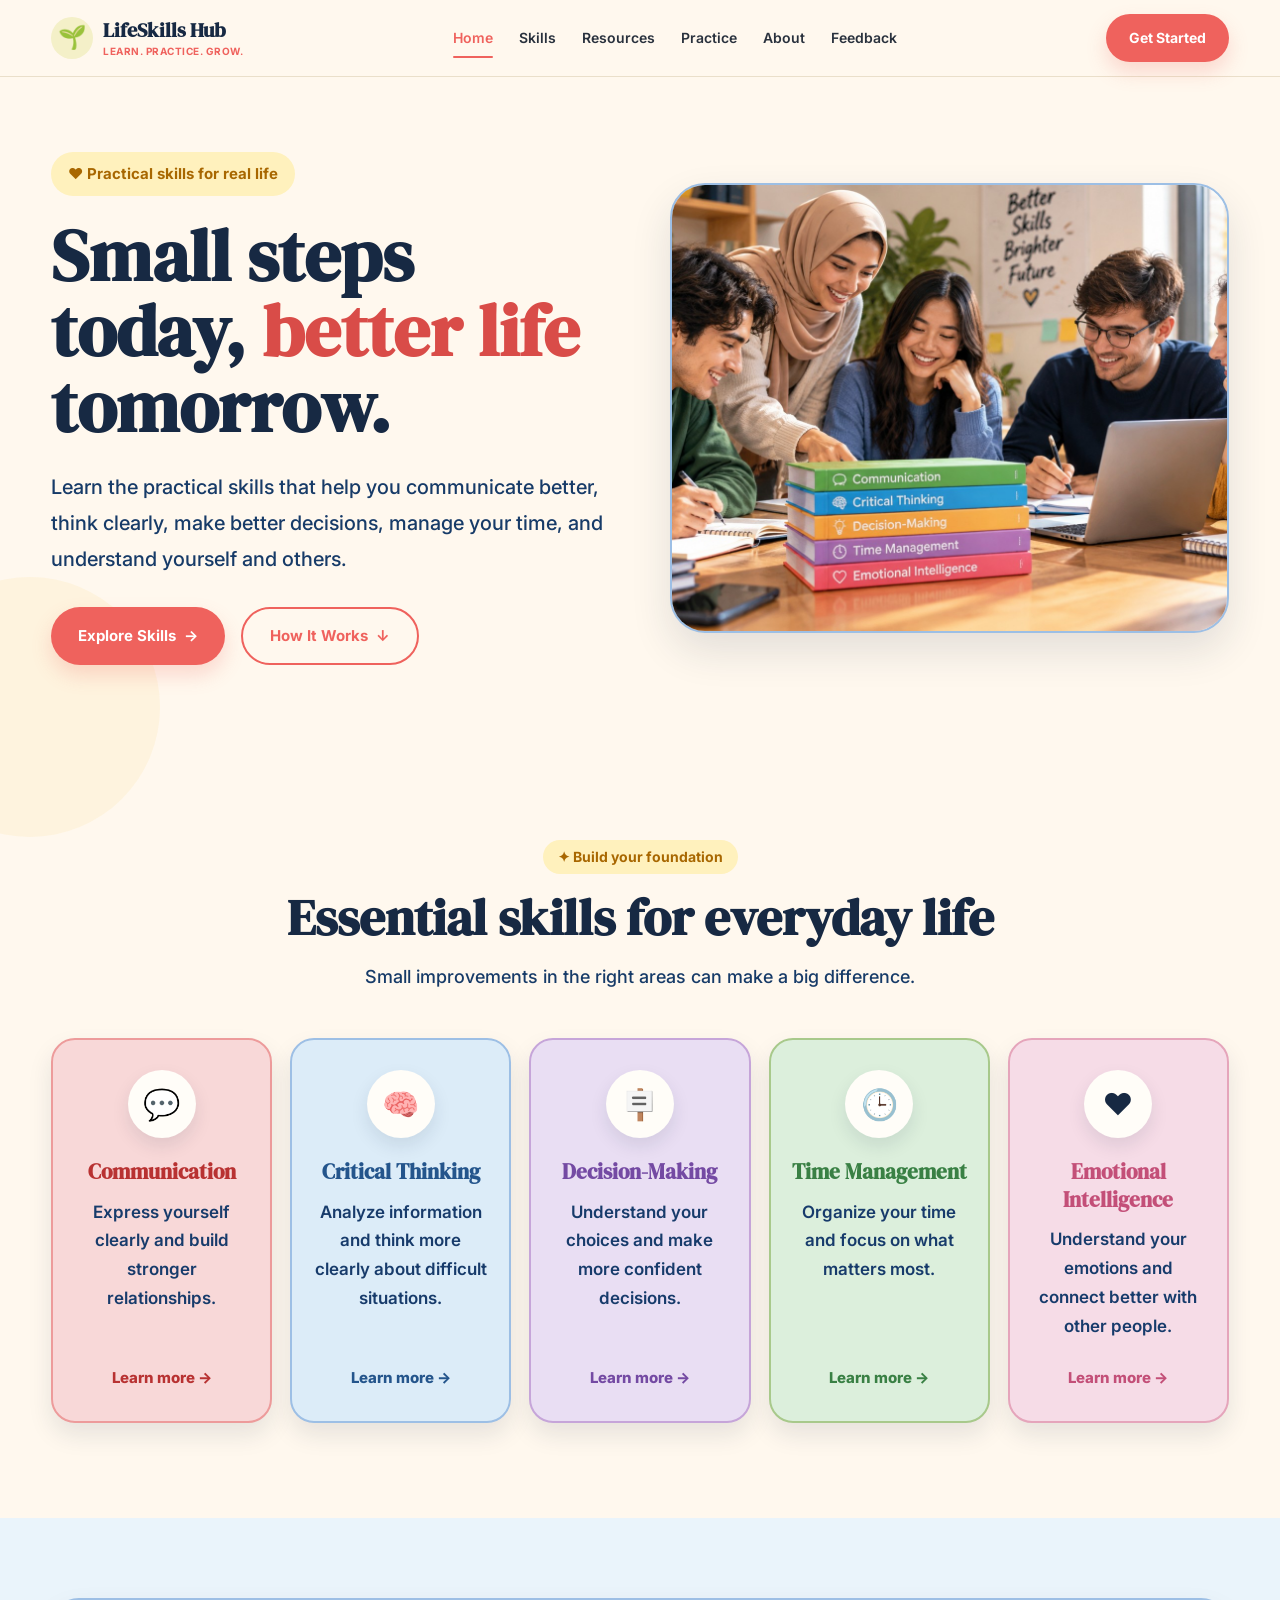
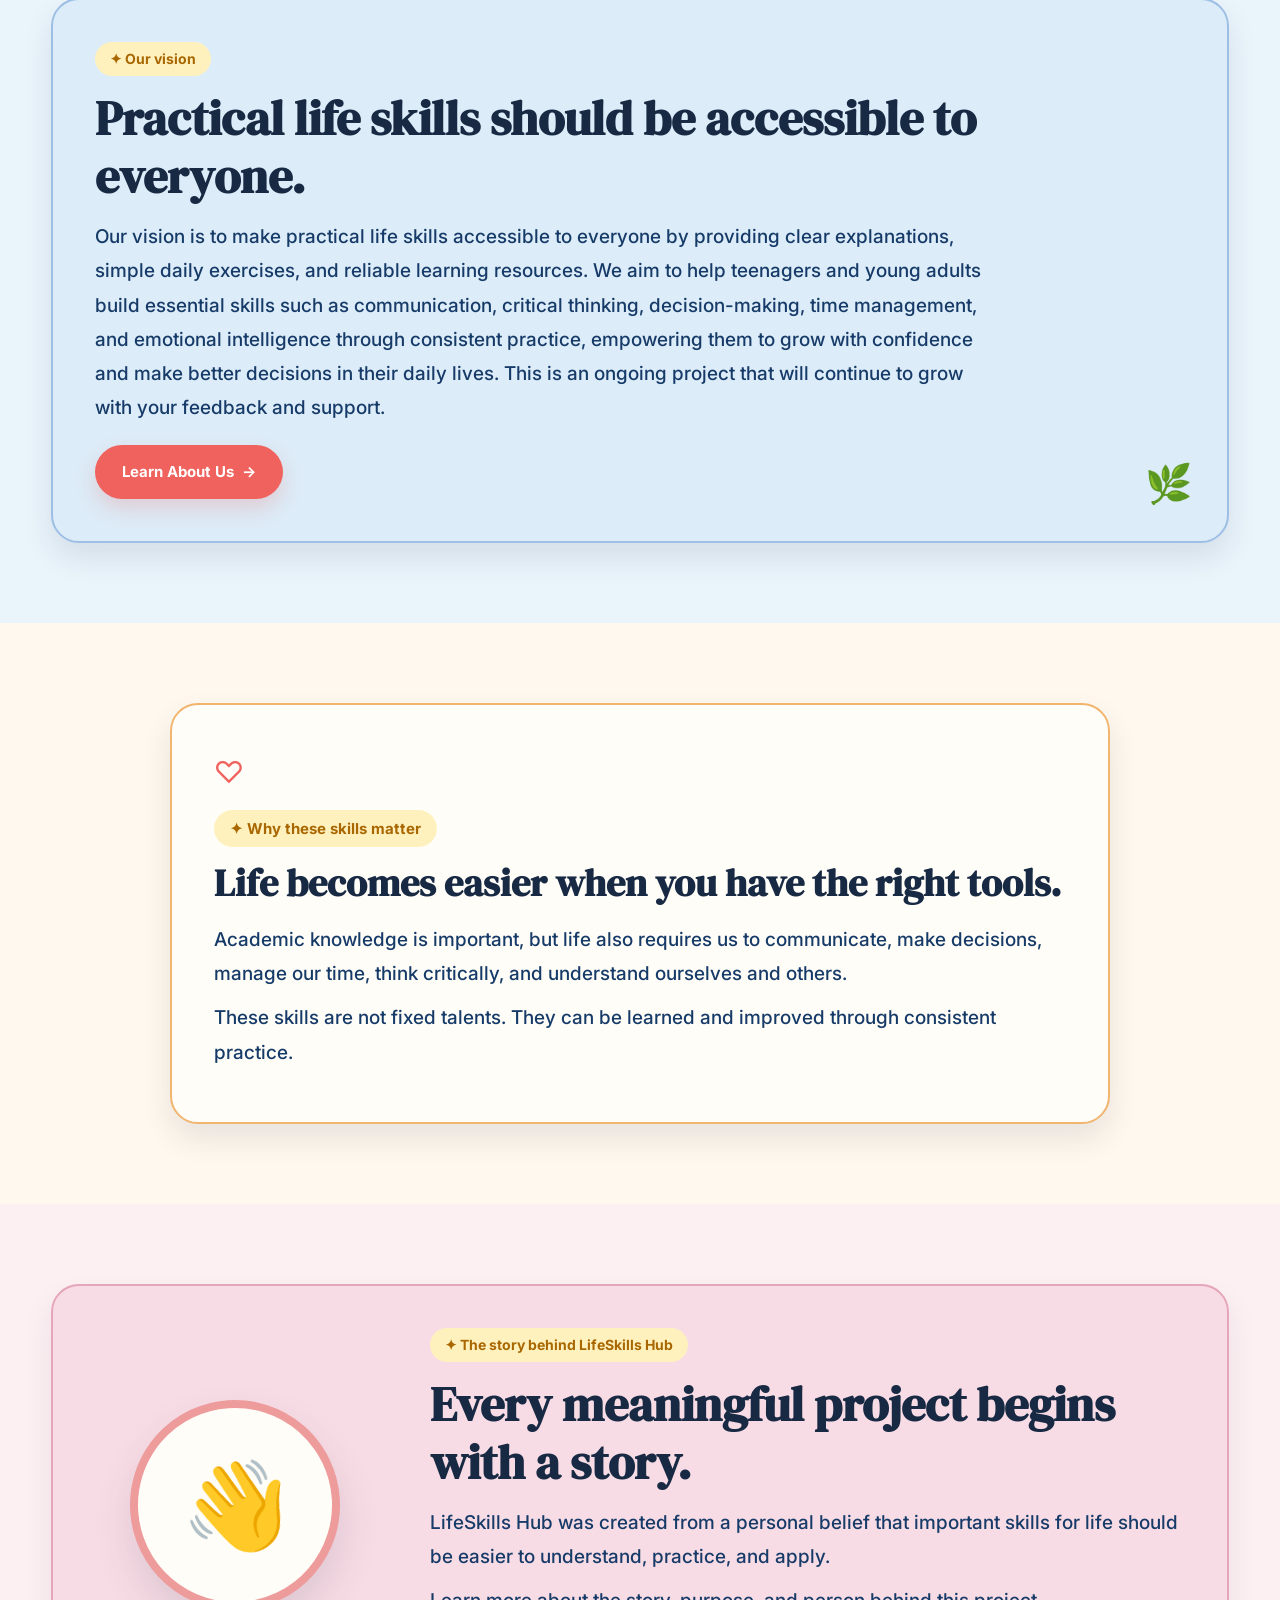
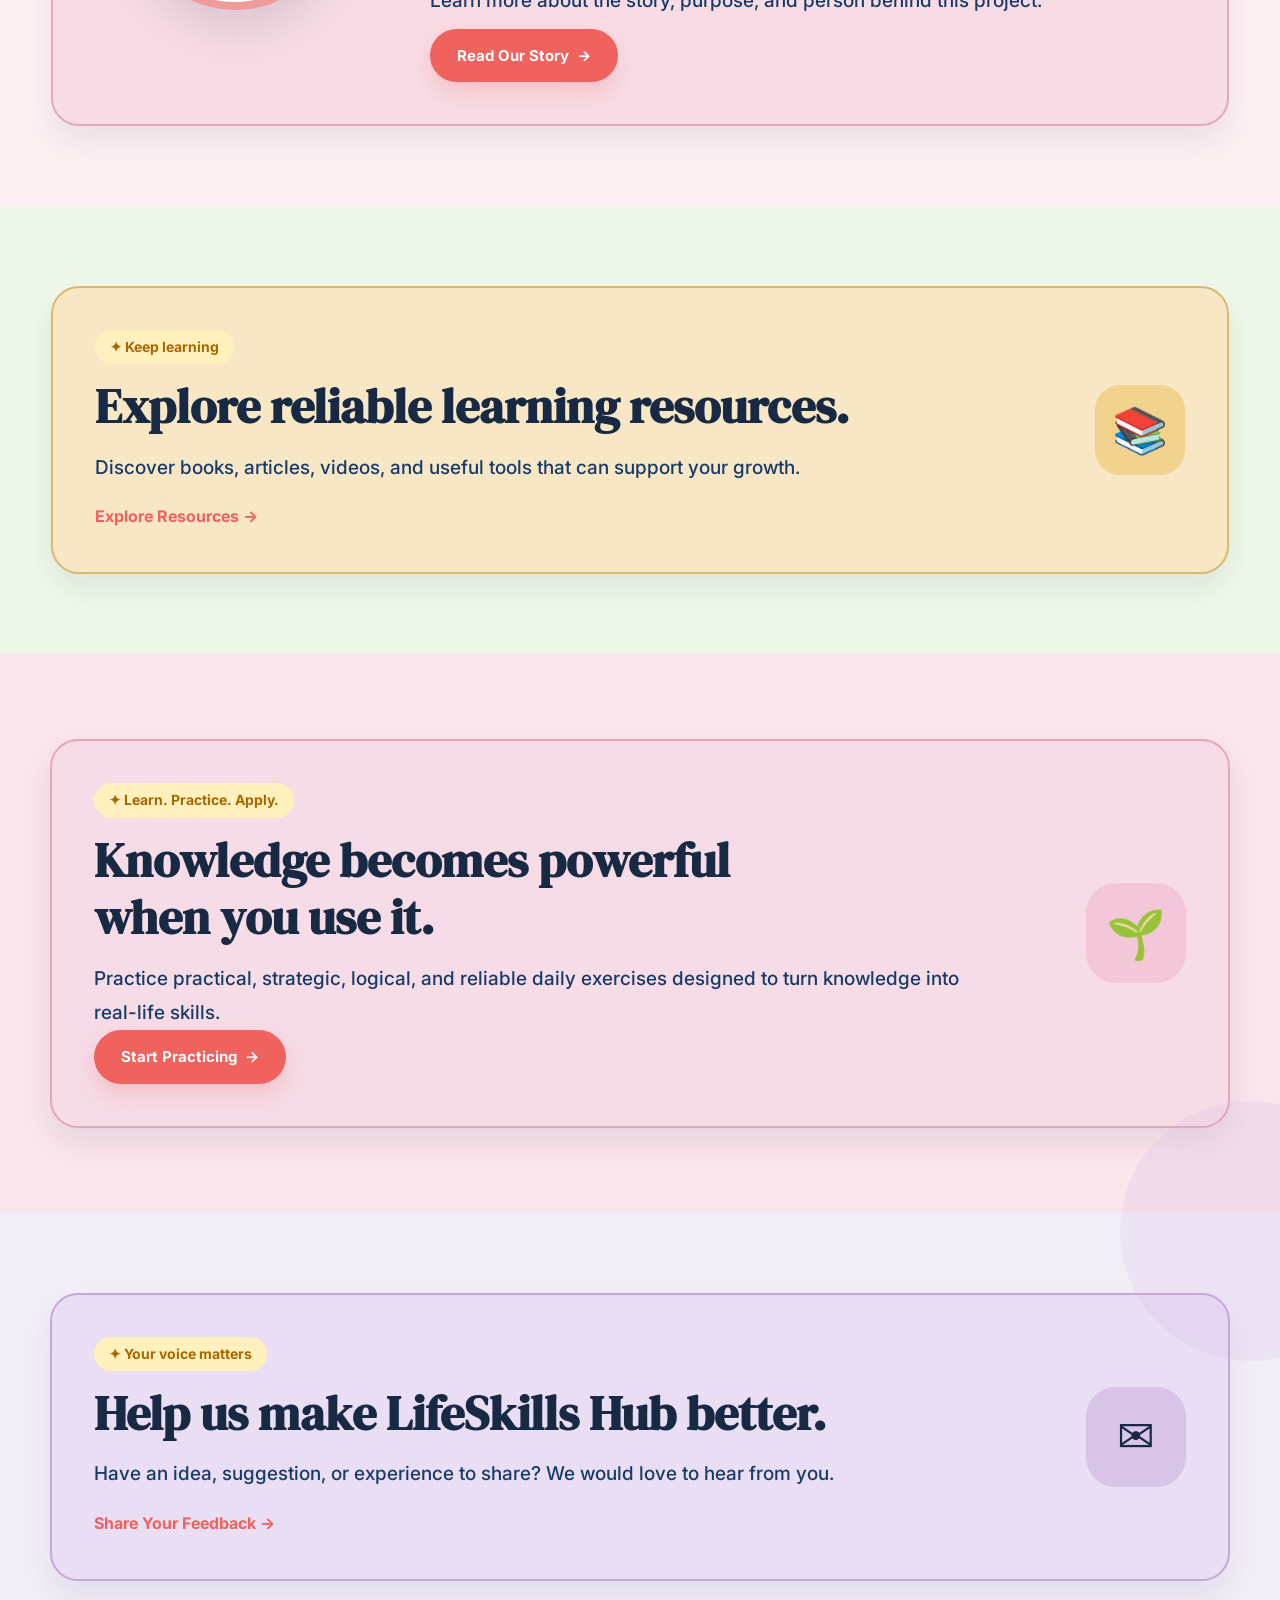
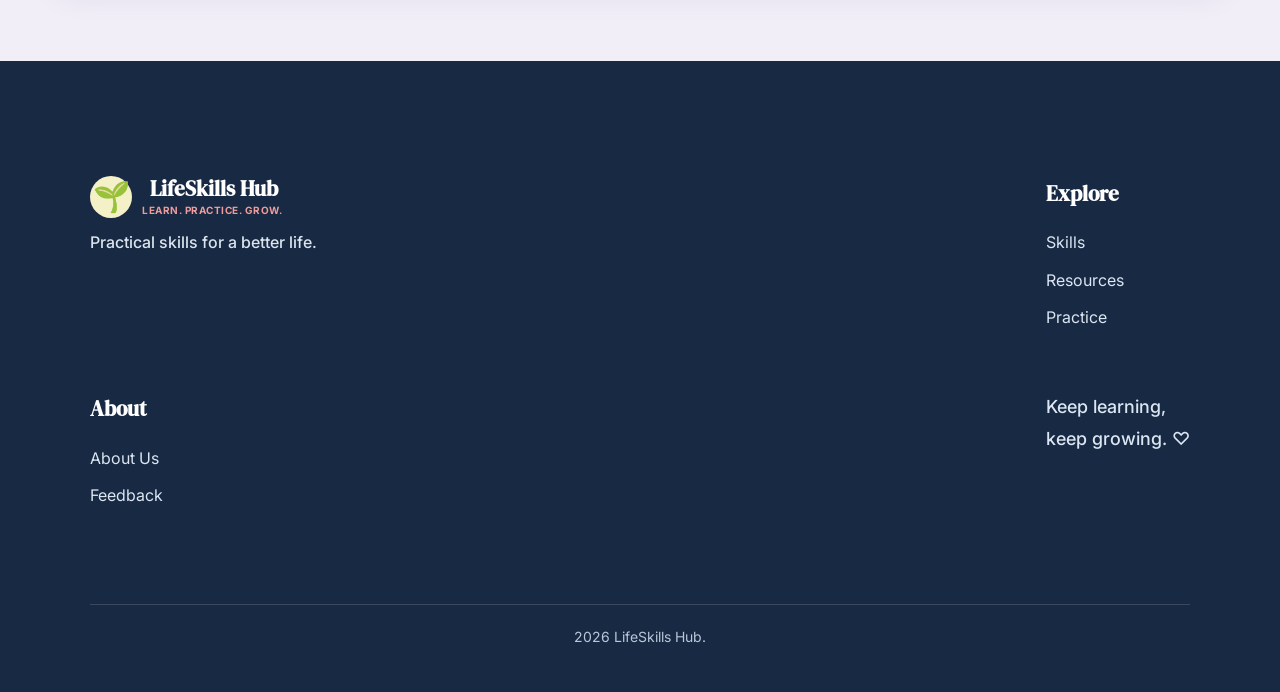
<file: index.html>
<!DOCTYPE html>
<html lang="en">

<head>

    <meta charset="UTF-8">

    <meta
        name="viewport"
        content="width=device-width, initial-scale=1.0"
    >

    <meta
        name="description"
        content="LifeSkills Hub helps teenagers and young adults learn, practice, and apply essential life skills."
    >

    <title>
        LifeSkills Hub | Learn. Practice. Grow.
    </title>


    <!-- Google Fonts -->

    <link rel="preconnect" href="https://fonts.googleapis.com">

    <link
        rel="preconnect"
        href="https://fonts.gstatic.com"
        crossorigin
    >

    <link
        href="https://fonts.googleapis.com/css2?family=DM+Serif+Display&family=Inter:wght@400;500;600;700&display=swap"
        rel="stylesheet"
    >


    <!-- CSS -->

     <link rel="stylesheet" href="variables.css">
     <link rel="stylesheet" href="style.css">

    
    <!-- Google tag (gtag.js) -->
     <script async src="https://www.googletagmanager.com/gtag/js?id=G-V88TLDXDJP"></script>
     <script>
     window.dataLayer = window.dataLayer || [];
     function gtag(){dataLayer.push(arguments);}
     gtag('js', new Date());

     gtag('config', 'G-V88TLDXDJP');
    </script>
    
</head>


<body>


    <!-- =========================
         HEADER
    ========================== -->

    <header class="site-header">

        <div class="container header-container">


            <!-- Logo -->

            <a
                href="index.html"
                class="brand"
            >

                <span class="brand-icon">
                    🌱
                </span>


                <span class="brand-text">

                    <strong>
                        LifeSkills Hub
                    </strong>


                    <small>
                        Learn. Practice. Grow.
                    </small>

                </span>

            </a>


            <!-- Navigation -->

            <nav
                class="main-navigation"
                aria-label="Main navigation"
            >

                <a
                    href="index.html"
                    class="active"
                >
                    Home
                </a>


                <a href="pages/skills.html">
                    Skills
                </a>


                <a href="pages/resources.html">
                    Resources
                </a>


                <a href="pages/practice.html">
                    Practice
                </a>


                <a href="pages/about.html">
                    About
                </a>


                <a href="pages/feedback.html">
                    Feedback
                </a>

            </nav>


            <a
                href="pages/practice.html"
                class="button button-primary header-button"
            >
                Get Started
            </a>

        </div>

    </header>


    <!-- =========================
         MAIN
    ========================== -->

    <main>

    <!-- =========================
         HERO
    ========================== -->

    <section class="hero-section">

        <div class="container hero-container">

                <!-- Hero Text -->

                <div class="hero-content">


                    <span class="eyebrow">
                        ♥ Practical skills for real life
                    </span>


                    <h1>

                        Small steps today,

                        <span>
                            better life
                        </span>

                        tomorrow.

                    </h1>


                    <p>

                        Learn the practical skills that help you
                        communicate better, think clearly, make
                        better decisions, manage your time, and
                        understand yourself and others.

                    </p>


                    <div class="hero-buttons">


                        <a
                            href="pages/skills.html"
                            class="button button-primary"
                        >

                            Explore Skills

                            <span>
                                →
                            </span>

                        </a>


                        <a
                            href="#how-it-works"
                            class="button button-secondary"
                        >

                            How It Works

                            <span>
                                ↓
                            </span>

                        </a>

                    </div>

                </div>

                <div class="hero-image">

                   <img
                       src="images/home-hero.jpg"
                       alt="Young adults learning together with books representing practical life skills"
                    >

                </div>

        </div>

            

      </section>


        <!-- =========================
             CORE SKILLS
        ========================== -->

        <section class="skills-section">

            <div class="container">


                <div class="section-heading">

                    <span class="section-label">
                        ✦ Build your foundation
                    </span>


                    <h2>
                        Essential skills for everyday life
                    </h2>


                    <p>
                        Small improvements in the right areas
                        can make a big difference.
                    </p>

                </div>


                <div class="skills-grid">


                    <article class="skill-card communication">

                        <div class="skill-icon">
                            💬
                        </div>


                        <h3>
                            Communication
                        </h3>


                        <p>
                            Express yourself clearly and build
                            stronger relationships.
                        </p>


                        <a href="pages/skills.html#communication">
                            Learn more →
                        </a>

                    </article>


                    <article class="skill-card thinking">

                        <div class="skill-icon">
                            🧠
                        </div>


                        <h3>
                            Critical Thinking
                        </h3>


                        <p>
                            Analyze information and think more
                            clearly about difficult situations.
                        </p>


                        <a href="pages/skills.html#critical-thinking">
                            Learn more →
                        </a>

                    </article>


                    <article class="skill-card decisions">

                        <div class="skill-icon">
                            🪧
                        </div>


                        <h3>
                            Decision-Making
                        </h3>


                        <p>
                            Understand your choices and make
                            more confident decisions.
                        </p>


                        <a href="pages/skills.html#decision-making">
                            Learn more →
                        </a>

                    </article>


                    <article class="skill-card time">

                        <div class="skill-icon">
                            🕒
                        </div>


                        <h3>
                            Time Management
                        </h3>


                        <p>
                            Organize your time and focus on what
                            matters most.
                        </p>


                        <a href="pages/skills.html#time-management">
                            Learn more →
                        </a>

                    </article>


                    <article class="skill-card emotions">

                        <div class="skill-icon">
                            ♥
                        </div>


                        <h3>
                            Emotional Intelligence
                        </h3>


                        <p>
                            Understand your emotions and connect
                            better with other people.
                        </p>


                        <a href="pages/skills.html#emotional-intelligence">
                            Learn more →
                        </a>

                    </article>

                </div>

            </div>

        </section>


        <!-- =========================
             OUR VISION
        ========================== -->

        <section class="vision-section">

            <div class="container vision-container">


                <div class="vision-content">


                    <span class="section-label">
                        ✦ Our vision
                    </span>


                    <h2>
                        Practical life skills should be
                        accessible to everyone.
                    </h2>


                    <p>

                        Our vision is to make practical life skills accessible to everyone by providing clear explanations, simple daily exercises, and
                        reliable learning resources.
                        We aim to help teenagers and young adults build essential skills such as communication, critical thinking, decision-making,
                        time management, and emotional intelligence through consistent practice, empowering them to grow with confidence and make
                        better decisions in their daily lives.
                        This is an ongoing project that will continue to grow with your feedback and support.

                    </p>


                    <a
                        href="pages/about.html"
                        class="button button-primary"
                    >

                        Learn About Us

                        <span>
                            →
                        </span>

                    </a>

                </div>


                <div class="vision-decoration">
                    🌿
                </div>

            </div>

        </section>


        <!-- =========================
             WHY LIFE SKILLS MATTER
        ========================== -->

        <section class="importance-section">

            <div class="container importance-container">


                <div class="importance-icon">
                    ♡
                </div>


                <div class="importance-content">


                    <span class="section-label">
                        ✦ Why these skills matter
                    </span>


                    <h2>
                        Life becomes easier when you
                        have the right tools.
                    </h2>


                    <p>

                        Academic knowledge is important, but life
                        also requires us to communicate, make
                        decisions, manage our time, think critically,
                        and understand ourselves and others.

                    </p>


                    <p>

                        These skills are not fixed talents.
                        They can be learned and improved through
                        consistent practice.

                    </p>

                </div>

            </div>

        </section>


        <!-- =========================
             ABOUT THE CREATOR PREVIEW
        ========================== -->

        <section class="creator-section">

            <div class="container creator-container">


                <div class="creator-visual">

                    <div class="creator-circle">
                        👋
                    </div>

                </div>


                <div class="creator-content">


                    <span class="section-label">
                        ✦ The story behind LifeSkills Hub
                    </span>


                    <h2>
                        Every meaningful project
                        begins with a story.
                    </h2>


                    <p>

                        LifeSkills Hub was created from a personal
                        belief that important skills for life should
                        be easier to understand, practice, and apply.

                    </p>


                    <p>

                        Learn more about the story, purpose, and
                        person behind this project.

                    </p>


                    <a
                        href="pages/about.html"
                        class="button button-primary"
                    >

                        Read Our Story

                        <span>
                            →
                        </span>

                    </a>

                </div>

            </div>

        </section>


        <!-- =========================
             RESOURCES
        ========================== -->

        <section class="resources-section">

            <div class="container resources-container">


                <div>

                    <span class="section-label">
                        ✦ Keep learning
                    </span>


                    <h2>
                        Explore reliable learning resources.
                    </h2>


                    <p>

                        Discover books, articles, videos, and
                        useful tools that can support your growth.

                    </p>


                    <a
                        href="pages/resources.html"
                        class="text-link"
                    >

                        Explore Resources →

                    </a>

                </div>


                <div class="resources-icon">
                    📚
                </div>

            </div>

        </section>


        <!-- =========================
             PRACTICE
        ========================== -->

        <section
            class="practice-section"
            id="how-it-works"
        >

            <div class="container practice-container">


                <div>


                    <span class="section-label">
                        ✦ Learn. Practice. Apply.
                    </span>


                    <h2>
                        Knowledge becomes powerful
                        when you use it.
                    </h2>


                    <p>

                        Practice practical, strategic, logical,
                        and reliable daily exercises designed
                        to turn knowledge into real-life skills.

                    </p>


                    <a
                        href="pages/practice.html"
                        class="button button-primary"
                    >

                        Start Practicing

                        <span>
                            →
                        </span>

                    </a>

                </div>


                <div class="practice-icon">
                    🌱
                </div>

            </div>

        </section>


        <!-- =========================
             FEEDBACK
        ========================== -->

        <section class="feedback-section">

            <div class="container feedback-container">


                <div>


                    <span class="section-label">
                        ✦ Your voice matters
                    </span>


                    <h2>
                        Help us make LifeSkills Hub better.
                    </h2>


                    <p>

                        Have an idea, suggestion, or experience
                        to share? We would love to hear from you.

                    </p>


                    <a
                        href="pages/feedback.html"
                        class="text-link"
                    >

                        Share Your Feedback →

                    </a>

                </div>


                <div class="feedback-icon">
                    ✉
                </div>

            </div>

        </section>

    </main>


    <!-- =========================
         FOOTER
    ========================== -->

    <footer class="site-footer">

        <div class="container footer-container">


            <div class="footer-brand">


                <a
                    href="index.html"
                    class="brand"
                >

                    <span class="brand-icon">
                        🌱
                    </span>


                    <span class="brand-text">

                        <strong>
                            LifeSkills Hub
                        </strong>


                        <small>
                            Learn. Practice. Grow.
                        </small>

                    </span>

                </a>


                <p>
                    Practical skills for a better life.
                </p>

            </div>


            <div class="footer-column">

                <h3>
                    Explore
                </h3>


                <a href="pages/skills.html">
                    Skills
                </a>


                <a href="pages/resources.html">
                    Resources
                </a>


                <a href="pages/practice.html">
                    Practice
                </a>

            </div>


            <div class="footer-column">

                <h3>
                    About
                </h3>


                <a href="pages/about.html">
                    About Us
                </a>


                <a href="pages/feedback.html">
                    Feedback
                </a>

            </div>


            <div class="footer-message">

                <p>
                    Keep learning,
                </p>


                <p>
                    keep growing. ♡
                </p>

            </div>

        </div>


        <div class="footer-bottom">

            <div class="container">

                 2026 LifeSkills Hub.

            </div>

        </div>

    </footer>


</body>

</html>
</file>
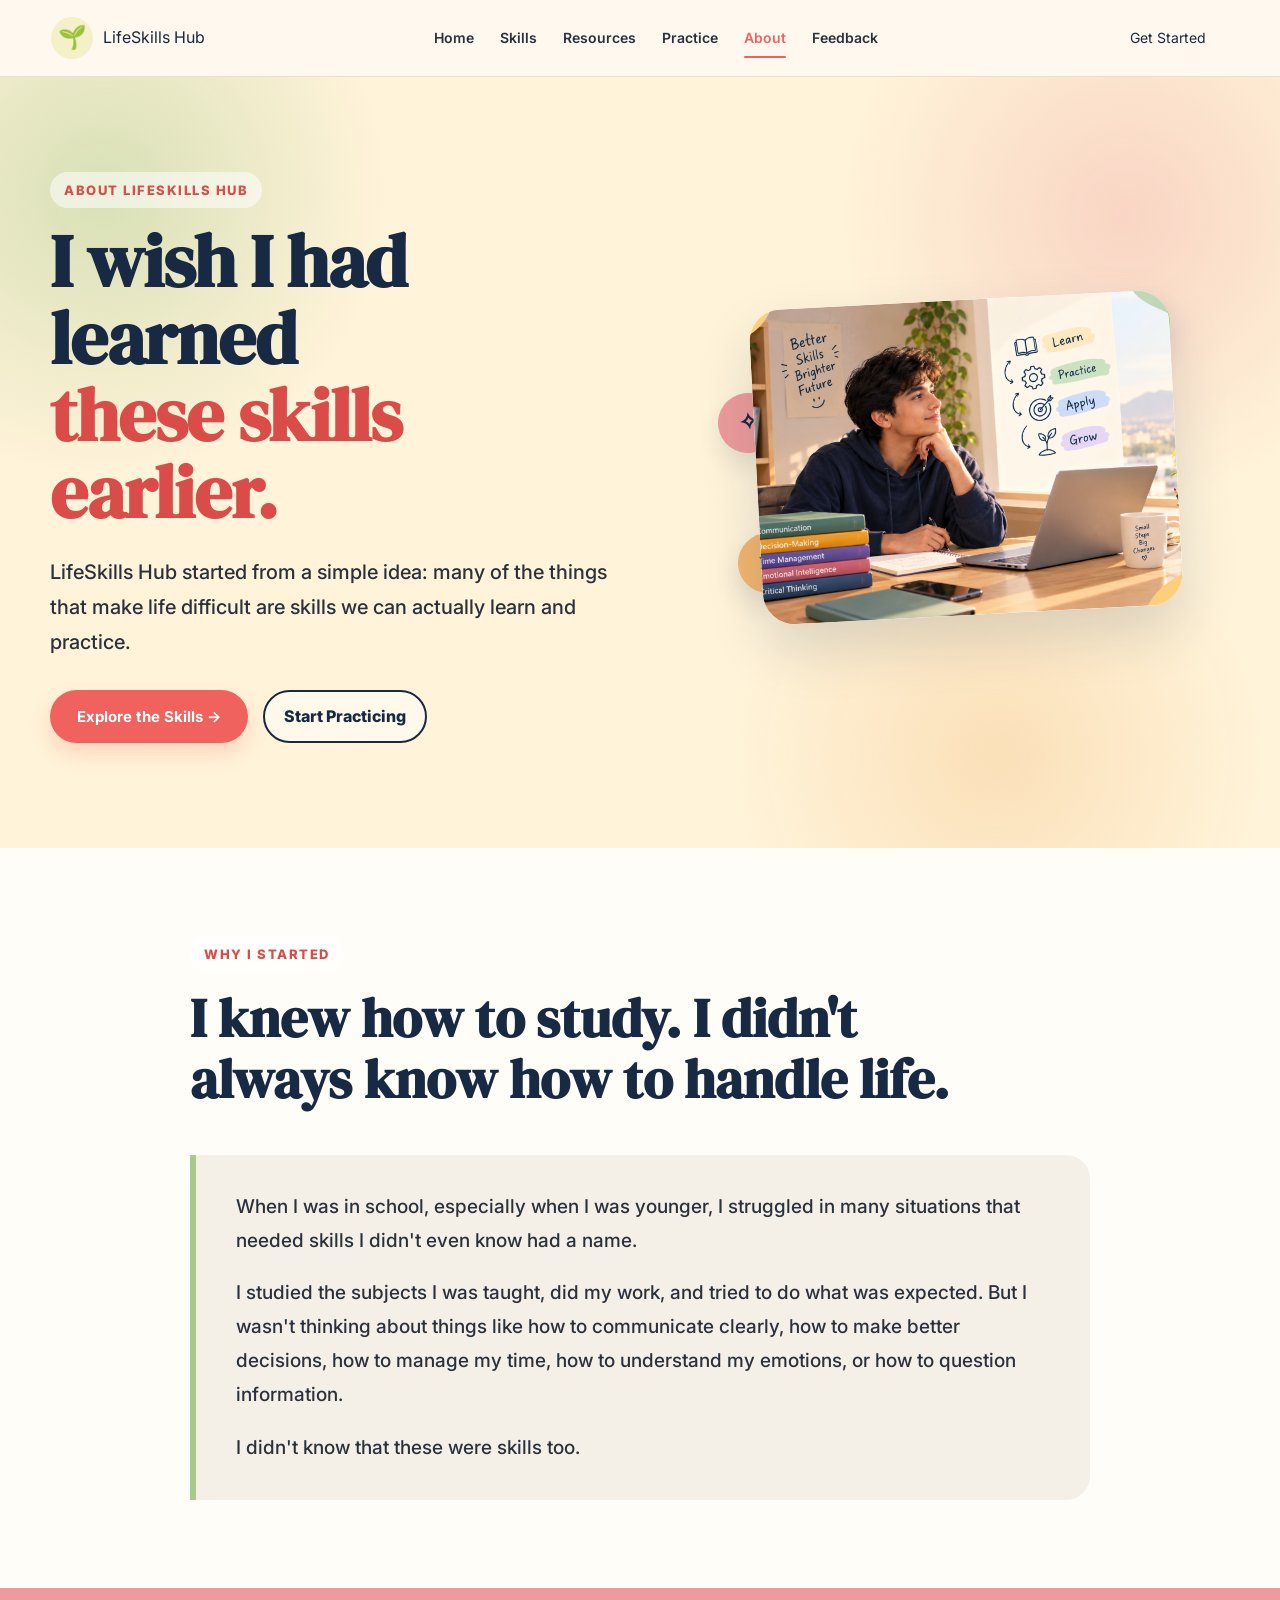
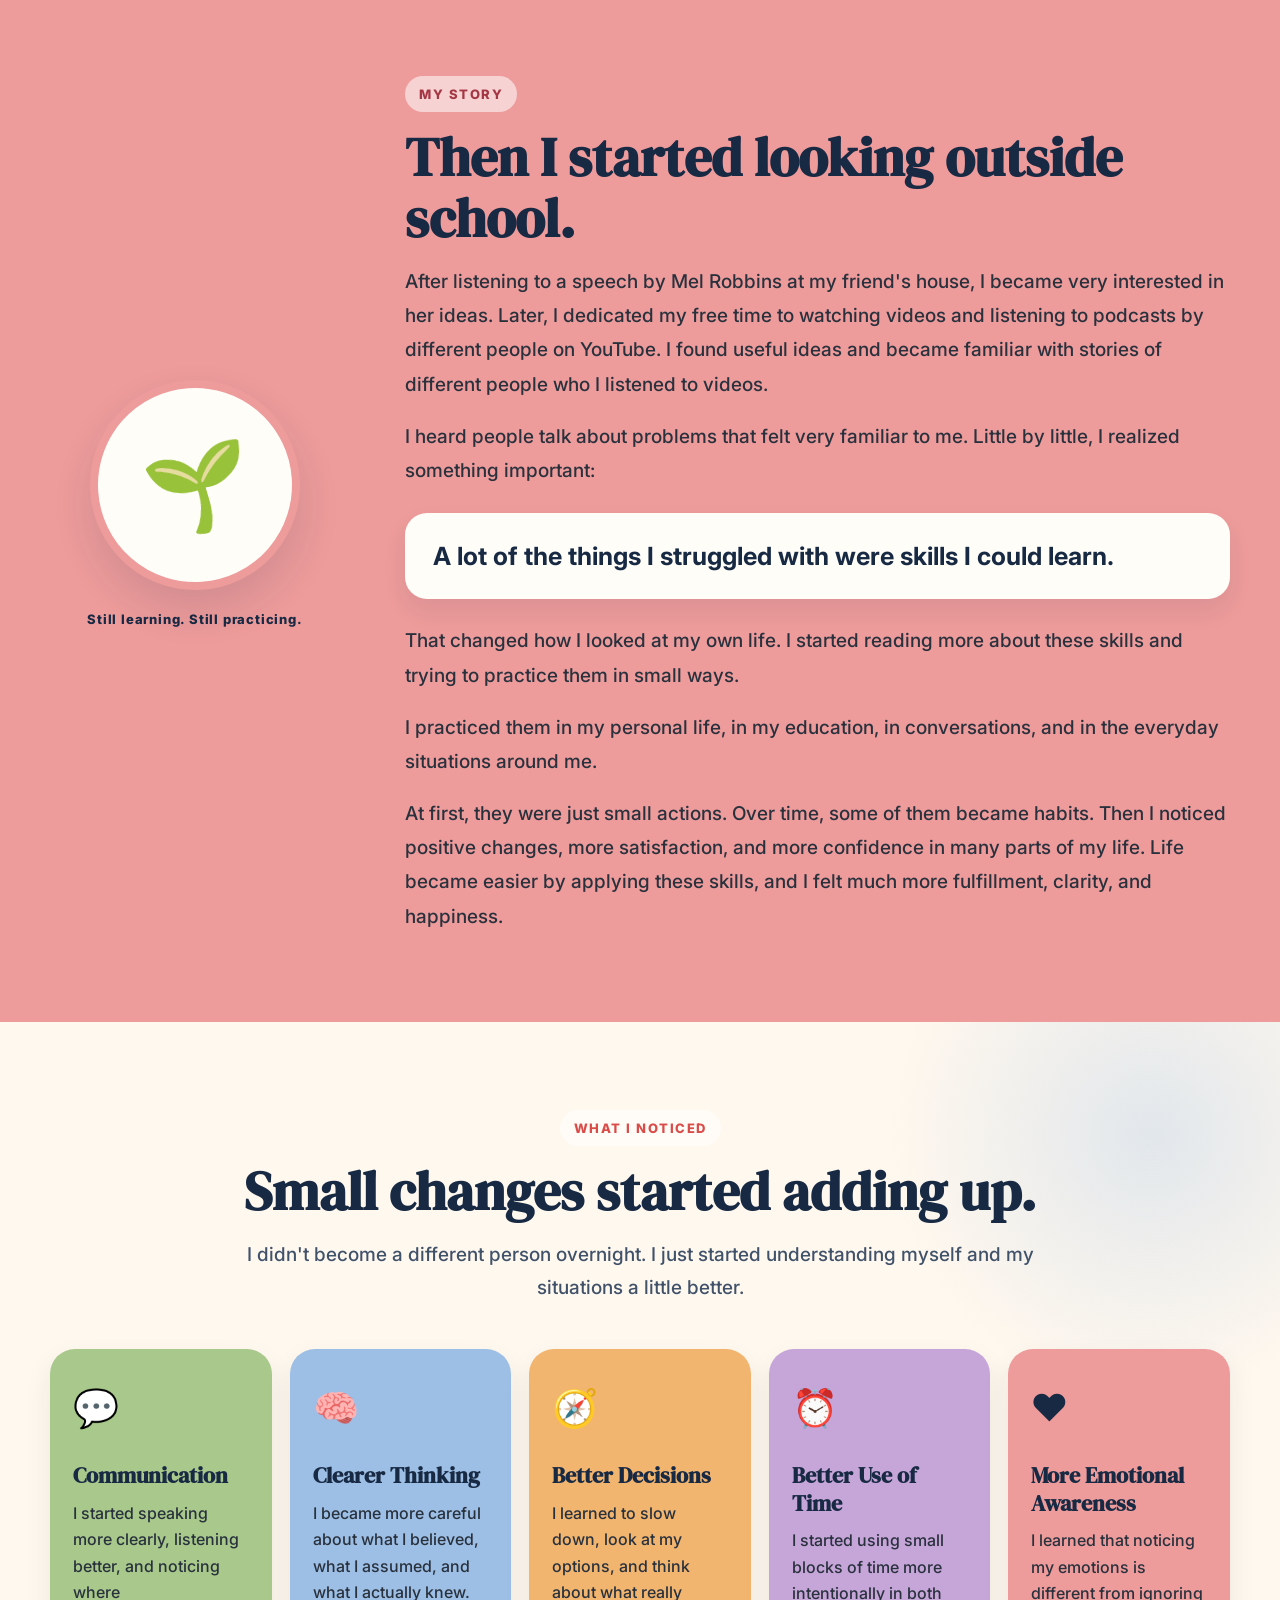
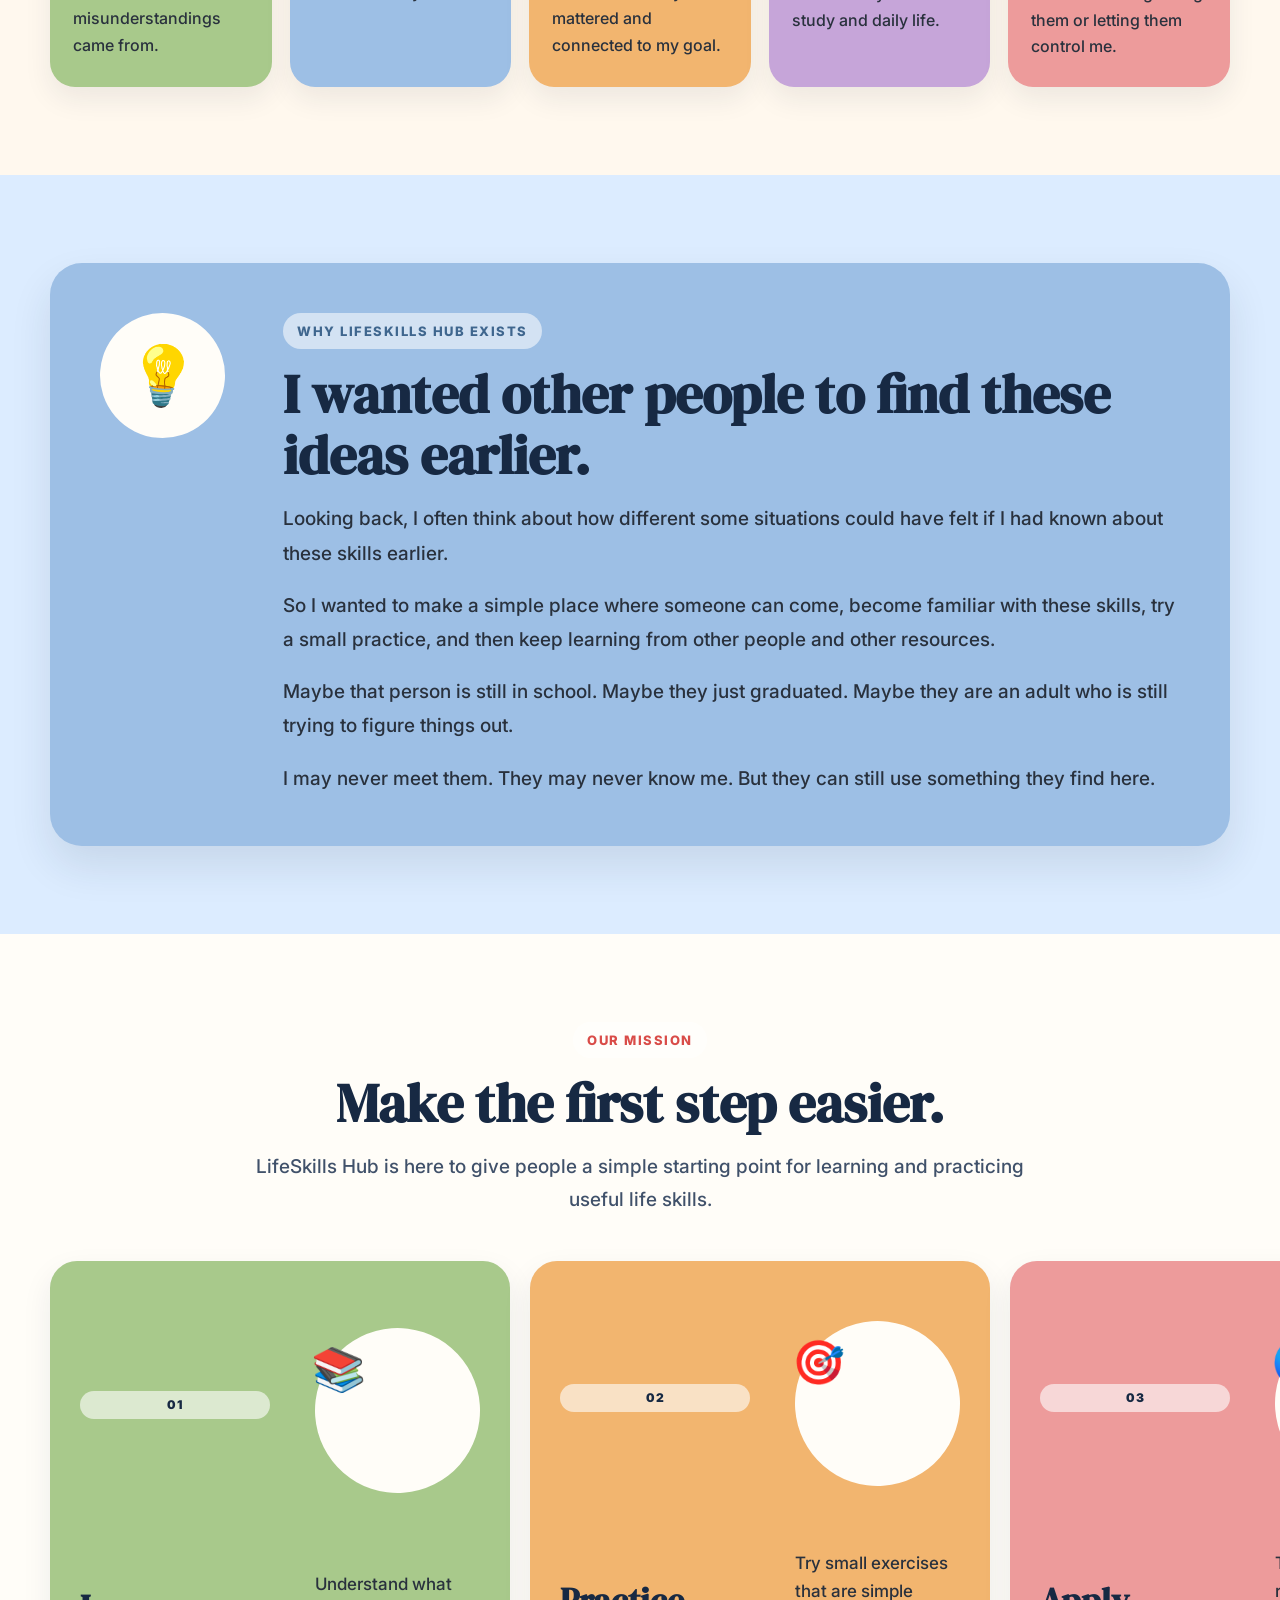
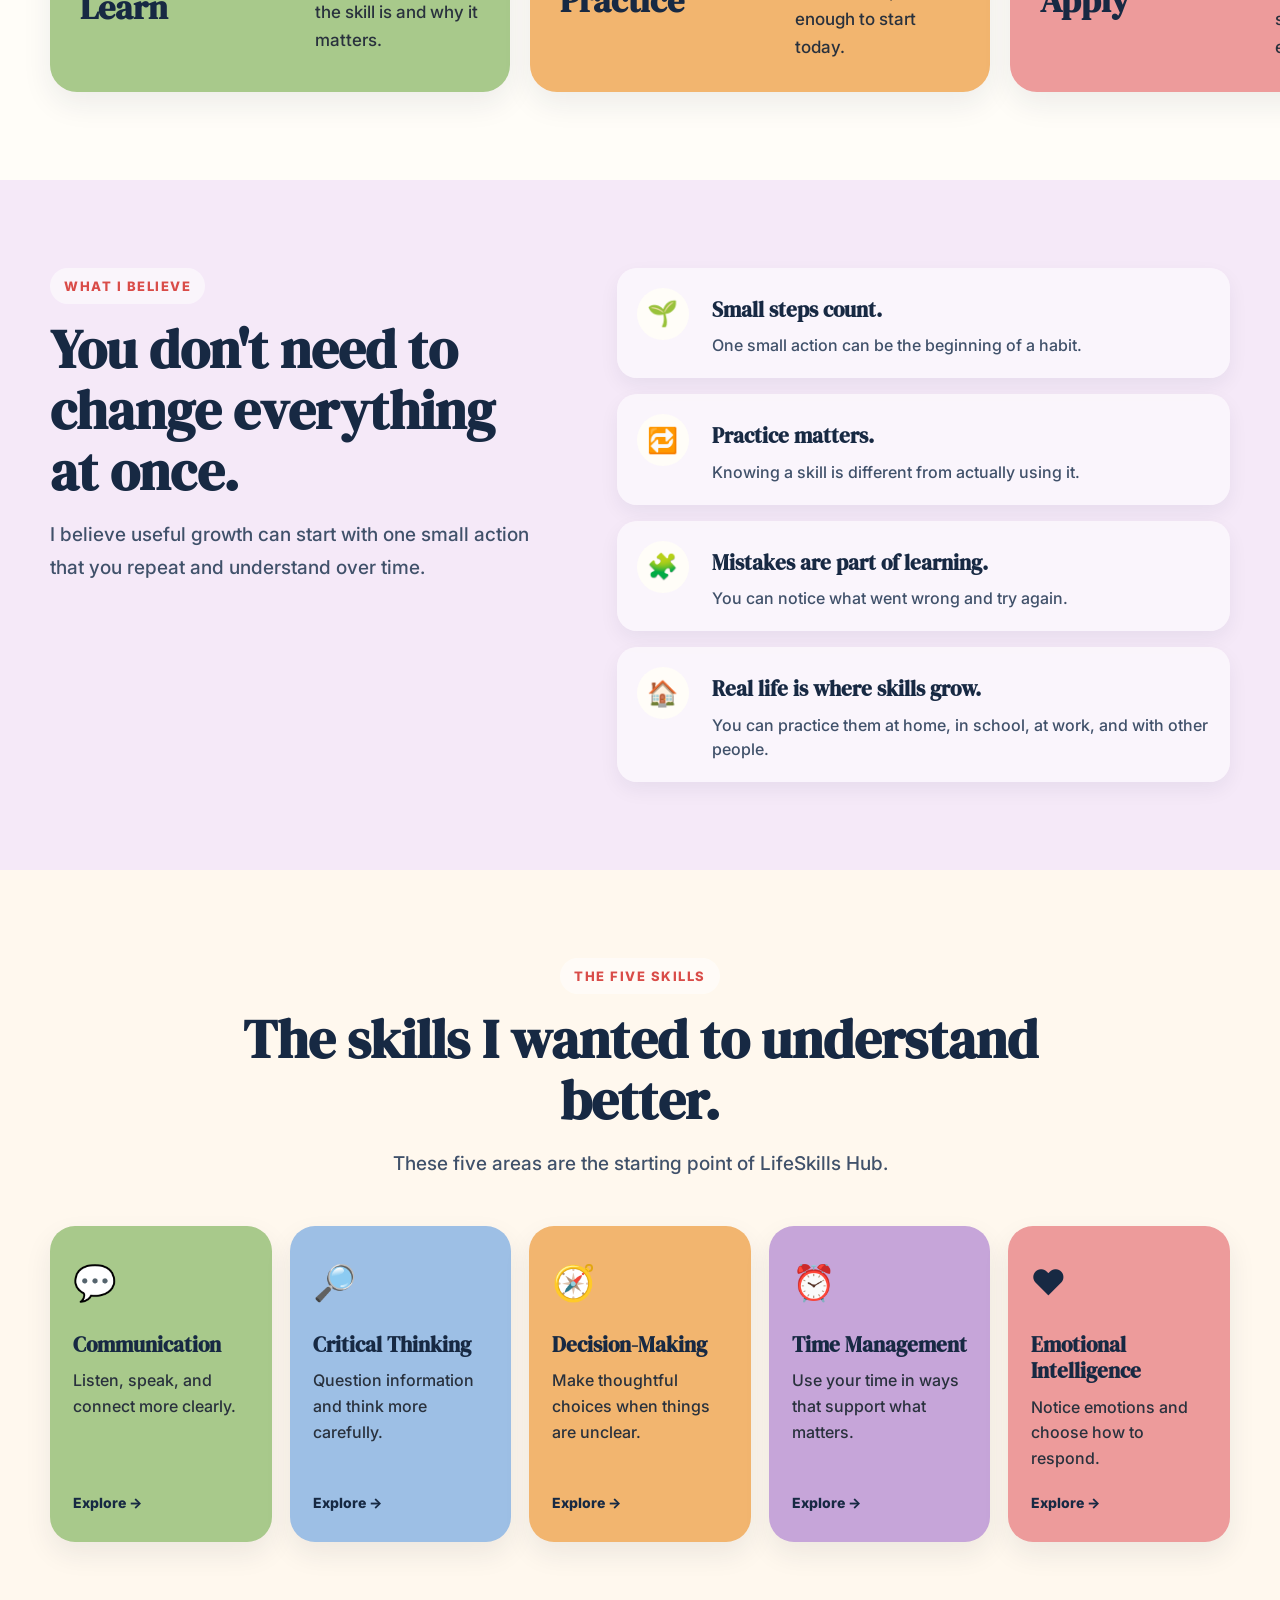
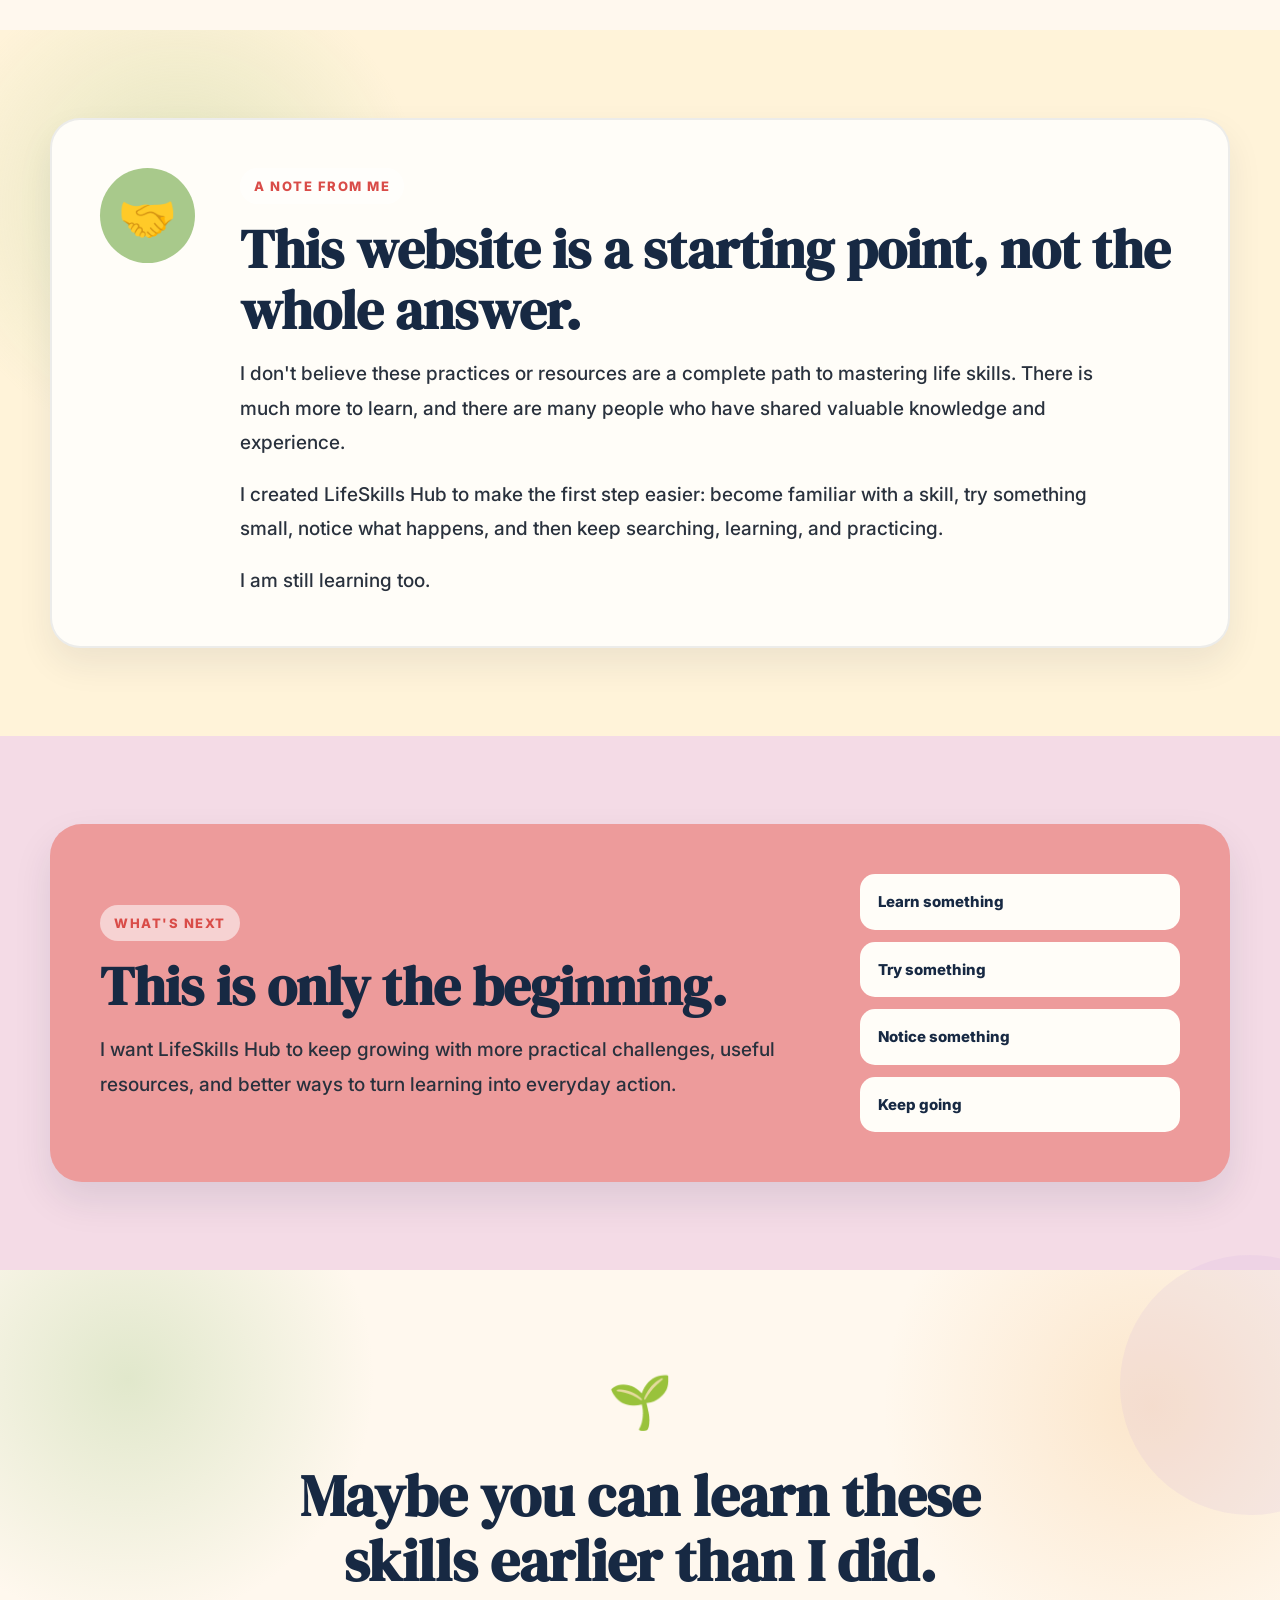
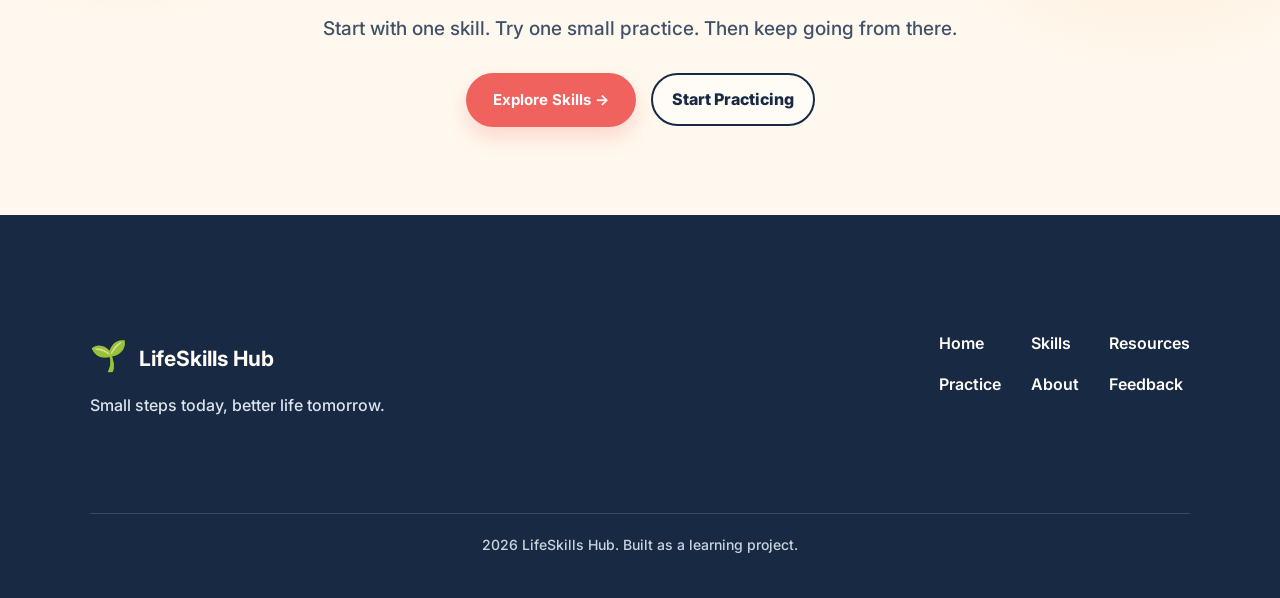
<file: pages/about.html>
<!DOCTYPE html>
<html lang="en">

<head>

    <meta charset="UTF-8">

    <meta
        name="viewport"
        content="width=device-width, initial-scale=1.0"
    >

    <title>About | LifeSkills Hub</title>

    <!-- Google Fonts -->
    <link
        rel="preconnect"
        href="https://fonts.googleapis.com"
    >

    <link
        rel="preconnect"
        href="https://fonts.gstatic.com"
        crossorigin
    >

    <link
        href="https://fonts.googleapis.com/css2?family=DM+Serif+Display&family=Inter:wght@400;500;600;700;800&display=swap"
        rel="stylesheet"
    >

    <!-- Main Website CSS -->

    <link rel="stylesheet" href="../variables.css">
    <link rel="stylesheet" href="../style.css">

 
    <!-- Google tag (gtag.js) -->
     <script async src="https://www.googletagmanager.com/gtag/js?id=G-V88TLDXDJP"></script>
     <script>
     window.dataLayer = window.dataLayer || [];
     function gtag(){dataLayer.push(arguments);}
     gtag('js', new Date());

     gtag('config', 'G-V88TLDXDJP');
     </script> 
   
</head>


<body>

    <!-- =====================================================
         HEADER
    ====================================================== -->

    <header class="site-header">

        <div class="container header-container">

            <a
                href="../index.html"
                class="brand"
            >
                <span class="brand-icon">🌱</span>

                <span>
                    LifeSkills Hub
                </span>
            </a>


            <nav class="main-navigation">

                <a href="../index.html">
                    Home
                </a>

                <a href="skills.html">
                    Skills
                </a>

                <a href="resources.html">
                    Resources
                </a>

                <a href="practice.html">
                    Practice
                </a>

                <a
                    href="about.html"
                    class="active"
                >
                    About
                </a>

                <a href="feedback.html">
                    Feedback
                </a>

            </nav>


            <a
                href="skills.html"
                class="header-button"
            >
                Get Started
            </a>

        </div>

    </header>



    <!-- =====================================================
         MAIN CONTENT
    ====================================================== -->

    <main class="about-page">


        <!-- =================================================
             1. ABOUT HERO
        ================================================== -->

        <section class="about-hero">

            <div class="about-container about-hero-grid">

                <div class="about-hero-content">

                    <span class="about-label">
                        ABOUT LIFESKILLS HUB
                    </span>


                    <h1>
                        I wish I had learned
                        <span>
                            these skills earlier.
                        </span>
                    </h1>


                    <p>
                        LifeSkills Hub started from a simple idea:
                        many of the things that make life difficult
                        are skills we can actually learn and practice.
                    </p>


                    <div class="about-hero-actions">

                        <a
                            href="skills.html"
                            class="button button-primary"
                        >
                            Explore the Skills →
                        </a>


                        <a
                            href="practice.html"
                            class="about-outline-button"
                        >
                            Start Practicing
                        </a>

                    </div>

                </div>


                <div class="about-hero-visual">

                    <div class="about-hero-shape about-shape-one">
                        ✦
                    </div>

                    <div class="about-hero-shape about-shape-two">
                        ★
                    </div>

                    <div class="about-hero-shape about-shape-three">
                        ✧
                    </div>


                    <div class="about-hero-main-card about-hero-image">

                        <img
                            src="../images/about-hero.jpg"
                            alt="Young adult learning, reflecting, and building practical life skills"
                        >

                    </div>

                </div>

            </div>

        </section>



        <!-- =================================================
             2. WHY I STARTED
        ================================================== -->

        <section
            class="about-section about-why-section"
        >

            <div
                class="about-container about-narrow"
            >

                <div class="about-section-heading">

                    <span class="about-section-label">
                        WHY I STARTED
                    </span>

                    <h2>
                        I knew how to study.
                        I didn't always know how to handle life.
                    </h2>

                </div>


                <div class="about-story-intro">

                    <p>
                        When I was in school, especially when I was younger,
                        I struggled in many situations that needed skills
                        I didn't even know had a name.
                    </p>


                    <p>
                        I studied the subjects I was taught,
                        did my work, and tried to do what was expected.
                        But I wasn't thinking about things like how to
                        communicate clearly, how to make better decisions,
                        how to manage my time, how to understand my emotions,
                        or how to question information.
                    </p>


                    <p>
                        I didn't know that these were skills too.
                    </p>

                </div>

            </div>

        </section>



        <!-- =================================================
             3. MY STORY
        ================================================== -->

        <section
            class="about-section creator-story-section"
        >

            <div
                class="about-container creator-story-grid"
            >

                <div class="creator-story-visual">

                    <div class="creator-circle">
                        🌱
                    </div>

                    <span class="creator-note">
                        Still learning. Still practicing.
                    </span>

                </div>


                <div class="creator-story-content">

                    <span class="about-section-label">
                        MY STORY
                    </span>


                    <h2>Then I started looking outside school.</h2>

                    <p>
                       After listening to a speech by Mel Robbins at my friend's house, I became very interested in her ideas.
                       Later, I dedicated my free time to watching videos and listening to podcasts by different people on YouTube.
                       I found useful ideas and became familiar with stories of different people who I listened to videos.
                    </p>

                    <p>
                       I heard people talk about problems that felt very familiar to me. Little by little, I realized something important:
                    </p>

                    <div class="creator-highlight">

                        <strong>
                         A lot of the things I struggled with were skills I could learn.
                        </strong>

                    </div>

                    <p>
                       That changed how I looked at my own life. I started reading more about these skills and trying to practice them in small ways.
                    </p>

                    <p>
                       I practiced them in my personal life, in my education, in conversations, and in the everyday situations around me.
                    </p>

                    <p>
                       At first, they were just small actions. Over time, some of them became habits. Then I noticed positive changes,
                       more satisfaction, and more confidence in many parts of my life. Life became easier by applying these skills,
                       and I felt much more fulfillment, clarity, and happiness.
                    </p>

                </div>

            </div>

        </section>



        <!-- =================================================
             4. WHAT I NOTICED
        ================================================== -->

        <section
            class="about-section what-changed-section"
        >

            <div class="about-container">

                <div
                    class="about-section-heading centered-heading"
                >

                    <span class="about-section-label">
                        WHAT I NOTICED
                    </span>


                    <h2>
                        Small changes started adding up.
                    </h2>


                    <p>
                        I didn't become a different person overnight.
                        I just started understanding myself and my
                        situations a little better.
                    </p>

                </div>


                <div class="change-grid">

                    <article class="change-card change-green">

                        <span>💬</span>

                        <h3>
                            Communication
                        </h3>

                        <p>
                            I started speaking more clearly,
                            listening better, and noticing where
                            misunderstandings came from.
                        </p>

                    </article>


                    <article class="change-card change-blue">

                        <span>🧠</span>

                        <h3>
                            Clearer Thinking
                        </h3>

                        <p>
                            I became more careful about what I believed,
                            what I assumed, and what I actually knew.
                        </p>

                    </article>


                    <article class="change-card change-orange">

                        <span>🧭</span>

                        <h3>
                            Better Decisions
                        </h3>

                        <p>
                            I learned to slow down, look at my options,
                            and think about what really mattered and connected
                            to my goal.
                        </p>

                    </article>


                    <article class="change-card change-purple">

                        <span>⏰</span>

                        <h3>
                            Better Use of Time
                        </h3>

                        <p>
                            I started using small blocks of time
                            more intentionally in both study
                            and daily life.
                        </p>

                    </article>


                    <article class="change-card change-coral">

                        <span>❤️</span>

                        <h3>
                            More Emotional Awareness
                        </h3>

                        <p>
                            I learned that noticing my emotions
                            is different from ignoring them or
                            letting them control me.
                        </p>

                    </article>

                </div>

            </div>

        </section>



        <!-- =================================================
             5. WHY LIFESKILLS HUB EXISTS
        ================================================== -->

        <section
            class="about-section purpose-section"
        >

            <div
                class="about-container purpose-card"
            >

                <div class="purpose-icon">
                    💡
                </div>


                <div class="purpose-content">

                    <span class="about-section-label">
                        WHY LIFESKILLS HUB EXISTS
                    </span>


                    <h2>
                        I wanted other people to find these ideas earlier.
                    </h2>


                    <p>
                        Looking back, I often think about how different
                        some situations could have felt if I had known
                        about these skills earlier.
                    </p>


                    <p>
                        So I wanted to make a simple place where someone
                        can come, become familiar with these skills,
                        try a small practice, and then keep learning
                        from other people and other resources.
                    </p>


                    <p>
                        Maybe that person is still in school.
                        Maybe they just graduated.
                        Maybe they are an adult who is still trying
                        to figure things out.
                    </p>


                    <p>
                        I may never meet them.
                        They may never know me.
                        But they can still use something they find here.
                    </p>

                </div>

            </div>

        </section>



        <!-- =================================================
             6. MISSION
        ================================================== -->

        <section
            class="about-section mission-section"
        >

            <div class="about-container">

                <div
                    class="about-section-heading centered-heading"
                >

                    <span class="about-section-label">
                        OUR MISSION
                    </span>


                    <h2>
                        Make the first step easier.
                    </h2>


                    <p>
                        LifeSkills Hub is here to give people
                        a simple starting point for learning
                        and practicing useful life skills.
                    </p>

                </div>


                <div class="mission-grid">

                    <article class="mission-card mission-learn">

                        <span class="mission-number">
                            01
                        </span>

                        <span class="mission-icon">
                            📚
                        </span>

                        <h3>
                            Learn
                        </h3>

                        <p>
                            Understand what the skill is
                            and why it matters.
                        </p>

                    </article>


                    <article class="mission-card mission-practice">

                        <span class="mission-number">
                            02
                        </span>

                        <span class="mission-icon">
                            🎯
                        </span>

                        <h3>
                            Practice
                        </h3>

                        <p>
                            Try small exercises that are simple
                            enough to start today.
                        </p>

                    </article>


                    <article class="mission-card mission-apply">

                        <span class="mission-number">
                            03
                        </span>

                        <span class="mission-icon">
                            🌎
                        </span>

                        <h3>
                            Apply
                        </h3>

                        <p>
                            Take the skill into real conversations,
                            study, work, and everyday life.
                        </p>

                    </article>

                </div>

            </div>

        </section>



        <!-- =================================================
             7. WHAT I BELIEVE
        ================================================== -->

        <section
            class="about-section beliefs-section"
        >

            <div
                class="about-container beliefs-grid"
            >

                <div class="beliefs-heading">

                    <span class="about-section-label">
                        WHAT I BELIEVE
                    </span>


                    <h2>
                        You don't need to change everything at once.
                    </h2>


                    <p>
                        I believe useful growth can start with
                        one small action that you repeat and
                        understand over time.
                    </p>

                </div>


                <div class="belief-list">

                    <article class="belief-item">

                        <span>
                            🌱
                        </span>

                        <div>

                            <h3>
                                Small steps count.
                            </h3>

                            <p>
                                One small action can be the beginning
                                of a habit.
                            </p>

                        </div>

                    </article>


                    <article class="belief-item">

                        <span>
                            🔁
                        </span>

                        <div>

                            <h3>
                                Practice matters.
                            </h3>

                            <p>
                                Knowing a skill is different
                                from actually using it.
                            </p>

                        </div>

                    </article>


                    <article class="belief-item">

                        <span>
                            🧩
                        </span>

                        <div>

                            <h3>
                                Mistakes are part of learning.
                            </h3>

                            <p>
                                You can notice what went wrong
                                and try again.
                            </p>

                        </div>

                    </article>


                    <article class="belief-item">

                        <span>
                            🏠
                        </span>

                        <div>

                            <h3>
                                Real life is where skills grow.
                            </h3>

                            <p>
                                You can practice them at home,
                                in school, at work, and with
                                other people.
                            </p>

                        </div>

                    </article>

                </div>

            </div>

        </section>



        <!-- =================================================
             8. THE FIVE SKILLS
        ================================================== -->

        <section
            class="about-section five-skills-section"
        >

            <div class="about-container">

                <div
                    class="about-section-heading centered-heading"
                >

                    <span class="about-section-label">
                        THE FIVE SKILLS
                    </span>


                    <h2>
                        The skills I wanted to understand better.
                    </h2>


                    <p>
                        These five areas are the starting point
                        of LifeSkills Hub.
                    </p>

                </div>


                <div class="five-skills-grid">

                    <a
                        href="skills.html#communication"
                        class="about-skill-card about-skill-green"
                    >

                        <span>💬</span>

                        <h3>
                            Communication
                        </h3>

                        <p>
                            Listen, speak, and connect more clearly.
                        </p>

                        <strong>
                            Explore →
                        </strong>

                    </a>


                    <a
                        href="skills.html#critical-thinking"
                        class="about-skill-card about-skill-blue"
                    >

                        <span>🔎</span>

                        <h3>
                            Critical Thinking
                        </h3>

                        <p>
                            Question information and think
                            more carefully.
                        </p>

                        <strong>
                            Explore →
                        </strong>

                    </a>


                    <a
                        href="skills.html#decision-making"
                        class="about-skill-card about-skill-orange"
                    >

                        <span>🧭</span>

                        <h3>
                            Decision-Making
                        </h3>

                        <p>
                            Make thoughtful choices when
                            things are unclear.
                        </p>

                        <strong>
                            Explore →
                        </strong>

                    </a>


                    <a
                        href="skills.html#time-management"
                        class="about-skill-card about-skill-purple"
                    >

                        <span>⏰</span>

                        <h3>
                            Time Management
                        </h3>

                        <p>
                            Use your time in ways that support
                            what matters.
                        </p>

                        <strong>
                            Explore →
                        </strong>

                    </a>


                    <a
                        href="skills.html#emotional-intelligence"
                        class="about-skill-card about-skill-coral"
                    >

                        <span>❤️</span>

                        <h3>
                            Emotional Intelligence
                        </h3>

                        <p>
                            Notice emotions and choose how
                            to respond.
                        </p>

                        <strong>
                            Explore →
                        </strong>

                    </a>

                </div>

            </div>

        </section>



        <!-- =================================================
             9. HONEST NOTE
        ================================================== -->

        <section
            class="about-section honest-note-section"
        >

            <div
                class="about-container honest-note-card"
            >

                <div class="honest-note-icon">
                    🤝
                </div>


                <div>

                    <span class="about-section-label">
                        A NOTE FROM ME
                    </span>


                    <h2>
                        This website is a starting point,
                        not the whole answer.
                    </h2>


                    <p>
                        I don't believe these practices or resources
                        are a complete path to mastering life skills.
                        There is much more to learn, and there are
                        many people who have shared valuable knowledge
                        and experience.
                    </p>


                    <p>
                        I created LifeSkills Hub to make the first step
                        easier: become familiar with a skill, try
                        something small, notice what happens, and then
                        keep searching, learning, and practicing.
                    </p>


                    <p>
                        I am still learning too.
                    </p>

                </div>

            </div>

        </section>



        <!-- =================================================
             10. WHAT'S NEXT
        ================================================== -->

        <section
            class="about-section future-section"
        >

            <div
                class="about-container future-card"
            >

                <div>

                    <span class="about-section-label">
                        WHAT'S NEXT
                    </span>


                    <h2>
                        This is only the beginning.
                    </h2>


                    <p>
                        I want LifeSkills Hub to keep growing
                        with more practical challenges, useful
                        resources, and better ways to turn learning
                        into everyday action.
                    </p>

                </div>


                <div class="future-path">

                    <span>
                        Learn something
                    </span>

                    <span>
                        Try something
                    </span>

                    <span>
                        Notice something
                    </span>

                    <span>
                        Keep going
                    </span>

                </div>

            </div>

        </section>



        <!-- =================================================
             11. FINAL CTA
        ================================================== -->

        <section class="about-final-cta">

            <div
                class="about-container about-final-card"
            >

                <span class="about-final-icon">
                    🌱
                </span>


                <h2>
                    Maybe you can learn these skills earlier than I did.
                </h2>


                <p>
                    Start with one skill.
                    Try one small practice.
                    Then keep going from there.
                </p>


                <div class="about-final-actions">

                    <a
                        href="skills.html"
                        class="button button-primary"
                    >
                        Explore Skills →
                    </a>


                    <a
                        href="practice.html"
                        class="about-outline-button"
                    >
                        Start Practicing
                    </a>

                </div>

            </div>

        </section>


    </main>



    <!-- =====================================================
         FOOTER
    ====================================================== -->

    <footer class="site-footer">

        <div class="footer-container">

            <div class="footer-brand">

                <span>🌱</span>

                <strong>
                    LifeSkills Hub
                </strong>

                <p>
                    Small steps today, better life tomorrow.
                </p>

            </div>


            <div class="footer-links">

                <a href="../index.html">
                    Home
                </a>

                <a href="skills.html">
                    Skills
                </a>

                <a href="resources.html">
                    Resources
                </a>

                <a href="practice.html">
                    Practice
                </a>

                <a href="about.html">
                    About
                </a>

                <a href="feedback.html">
                    Feedback
                </a>

            </div>

        </div>


        <div class="footer-bottom">

            <p>
                2026 LifeSkills Hub. Built as a learning project.
            </p>

        </div>

    </footer>

</body>

</html>
</file>
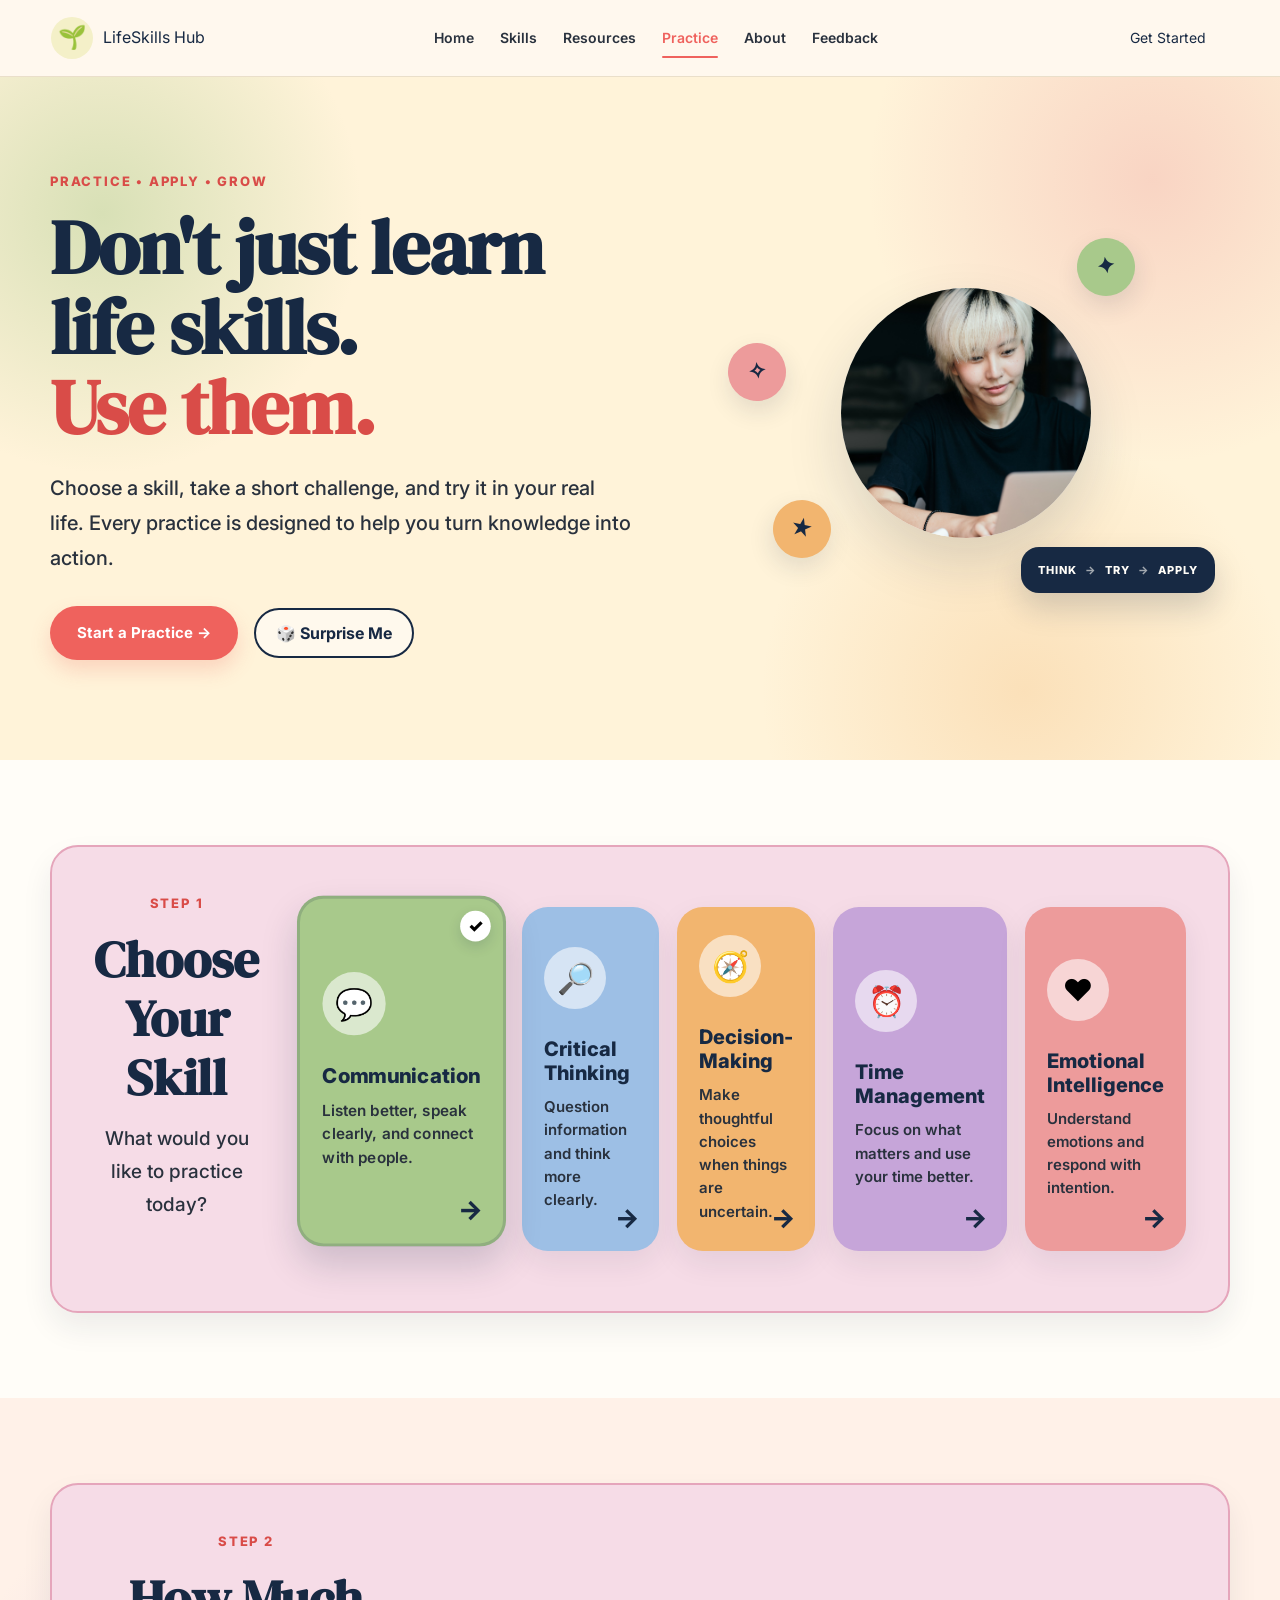
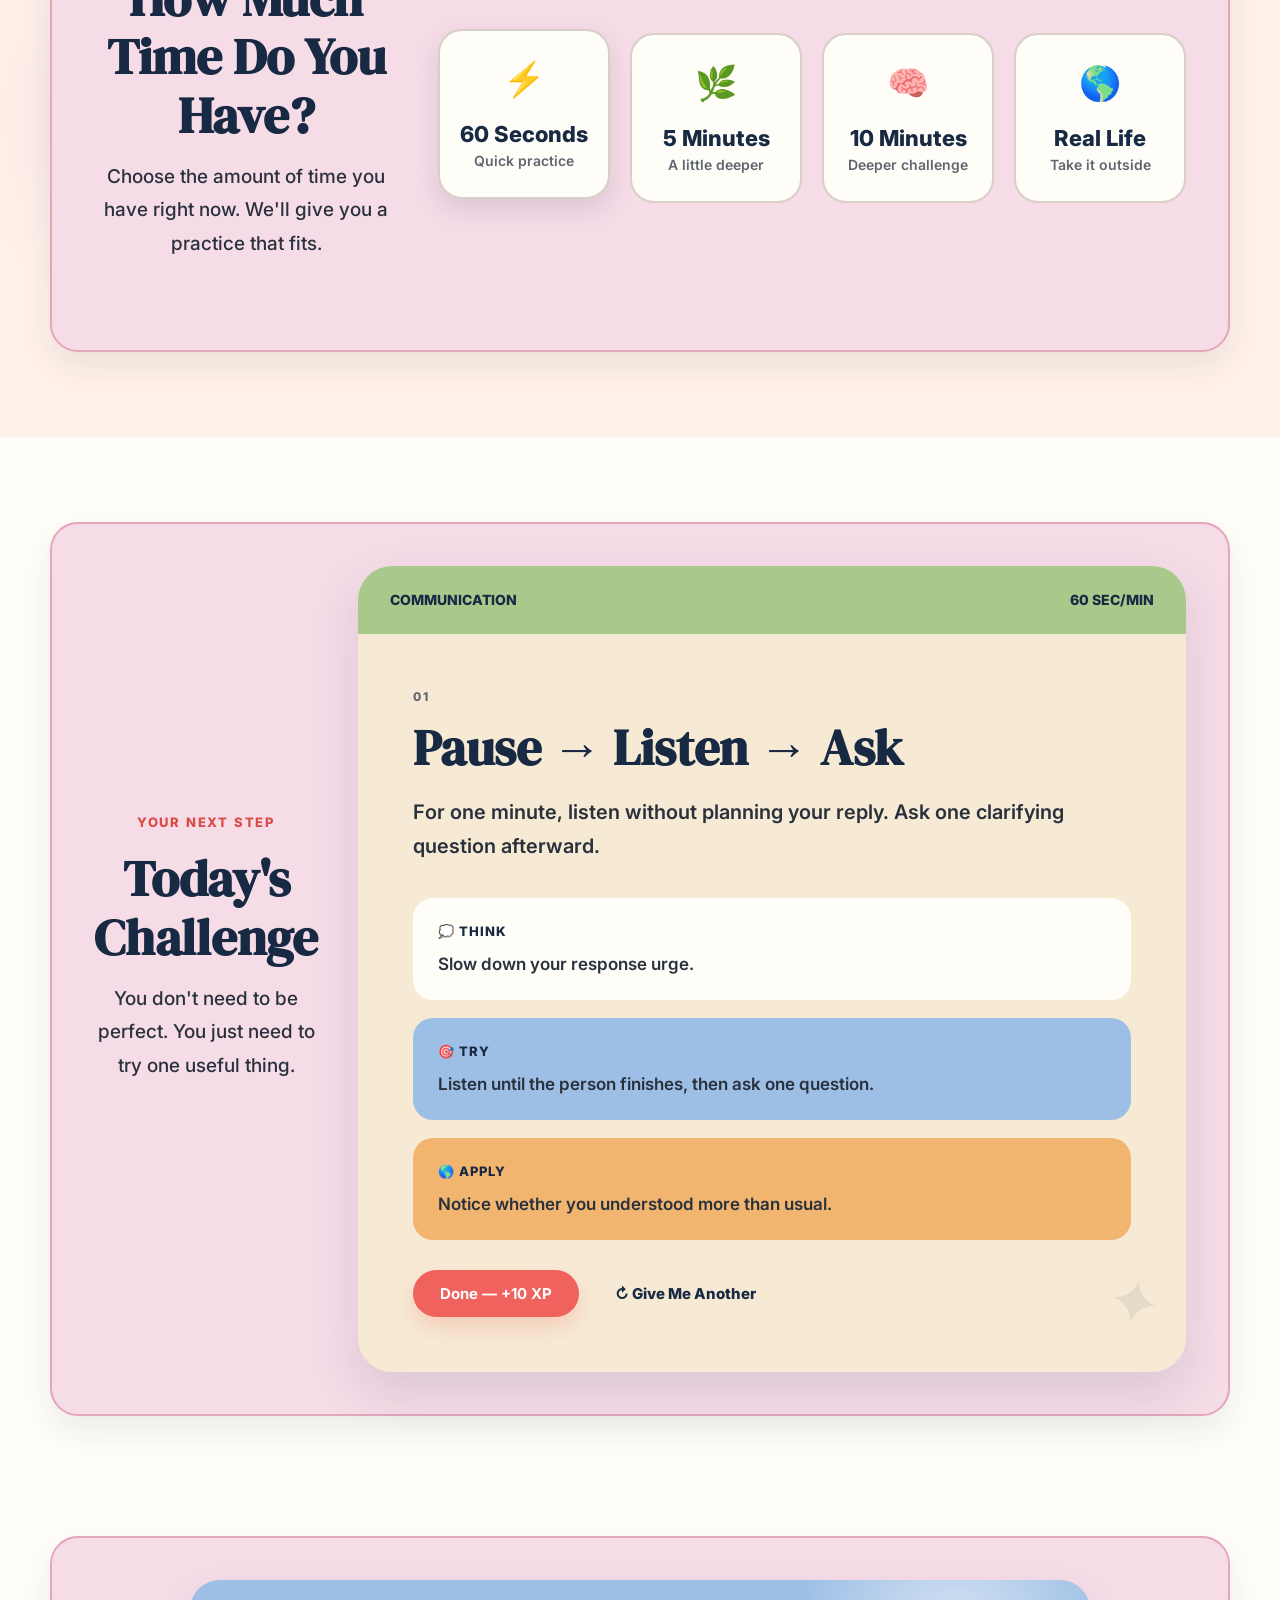
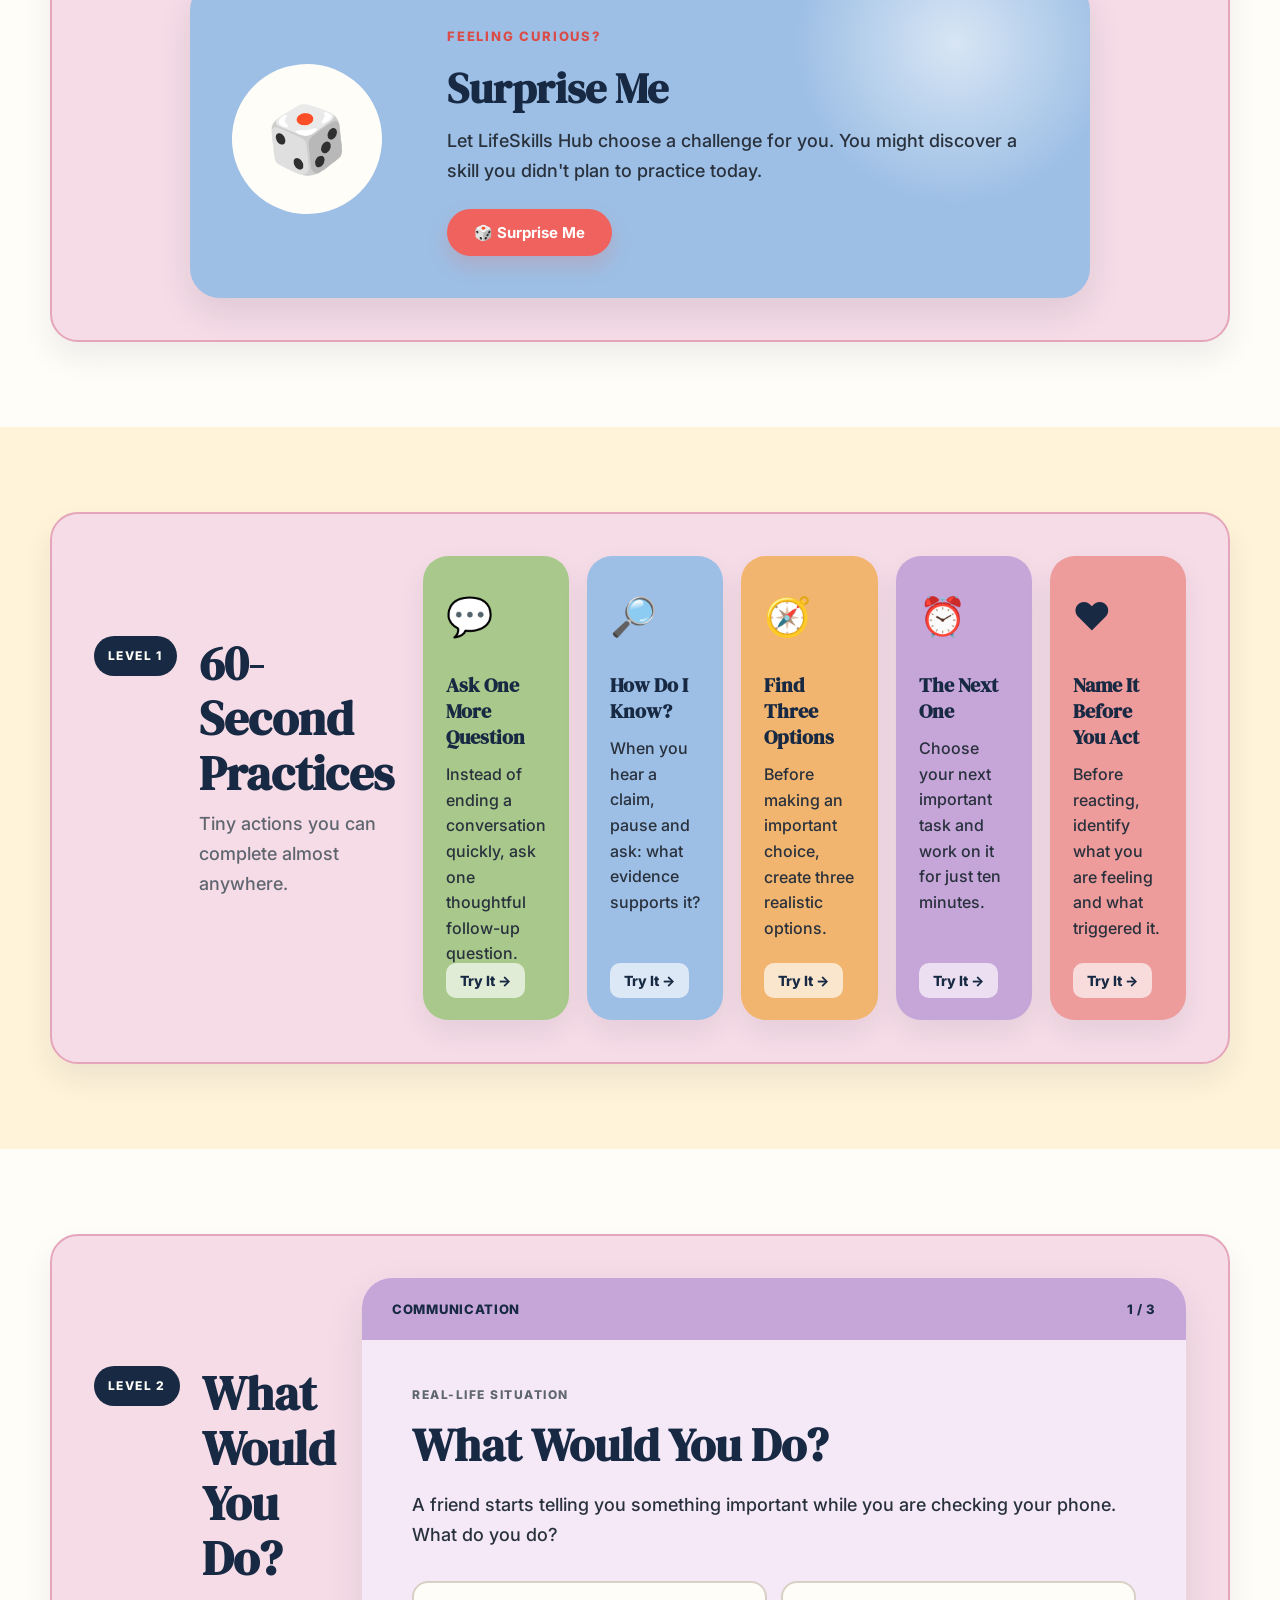
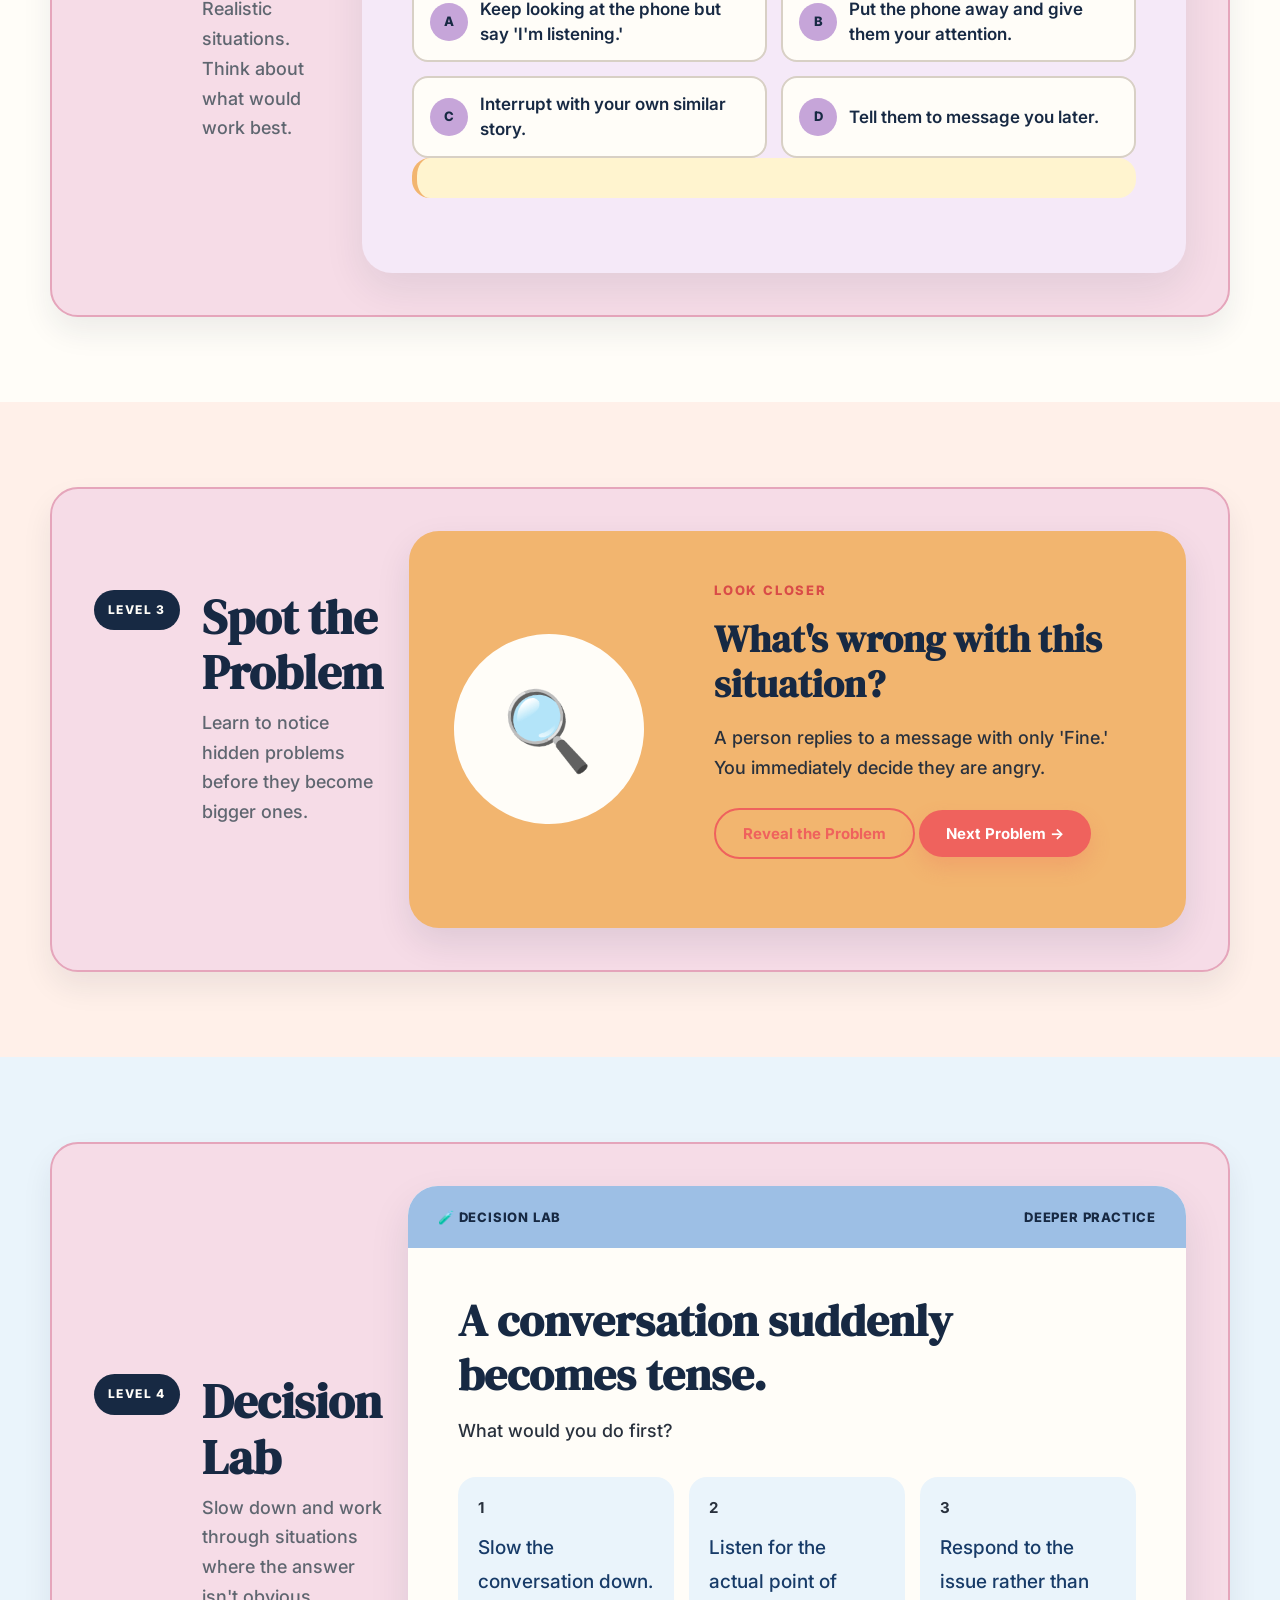
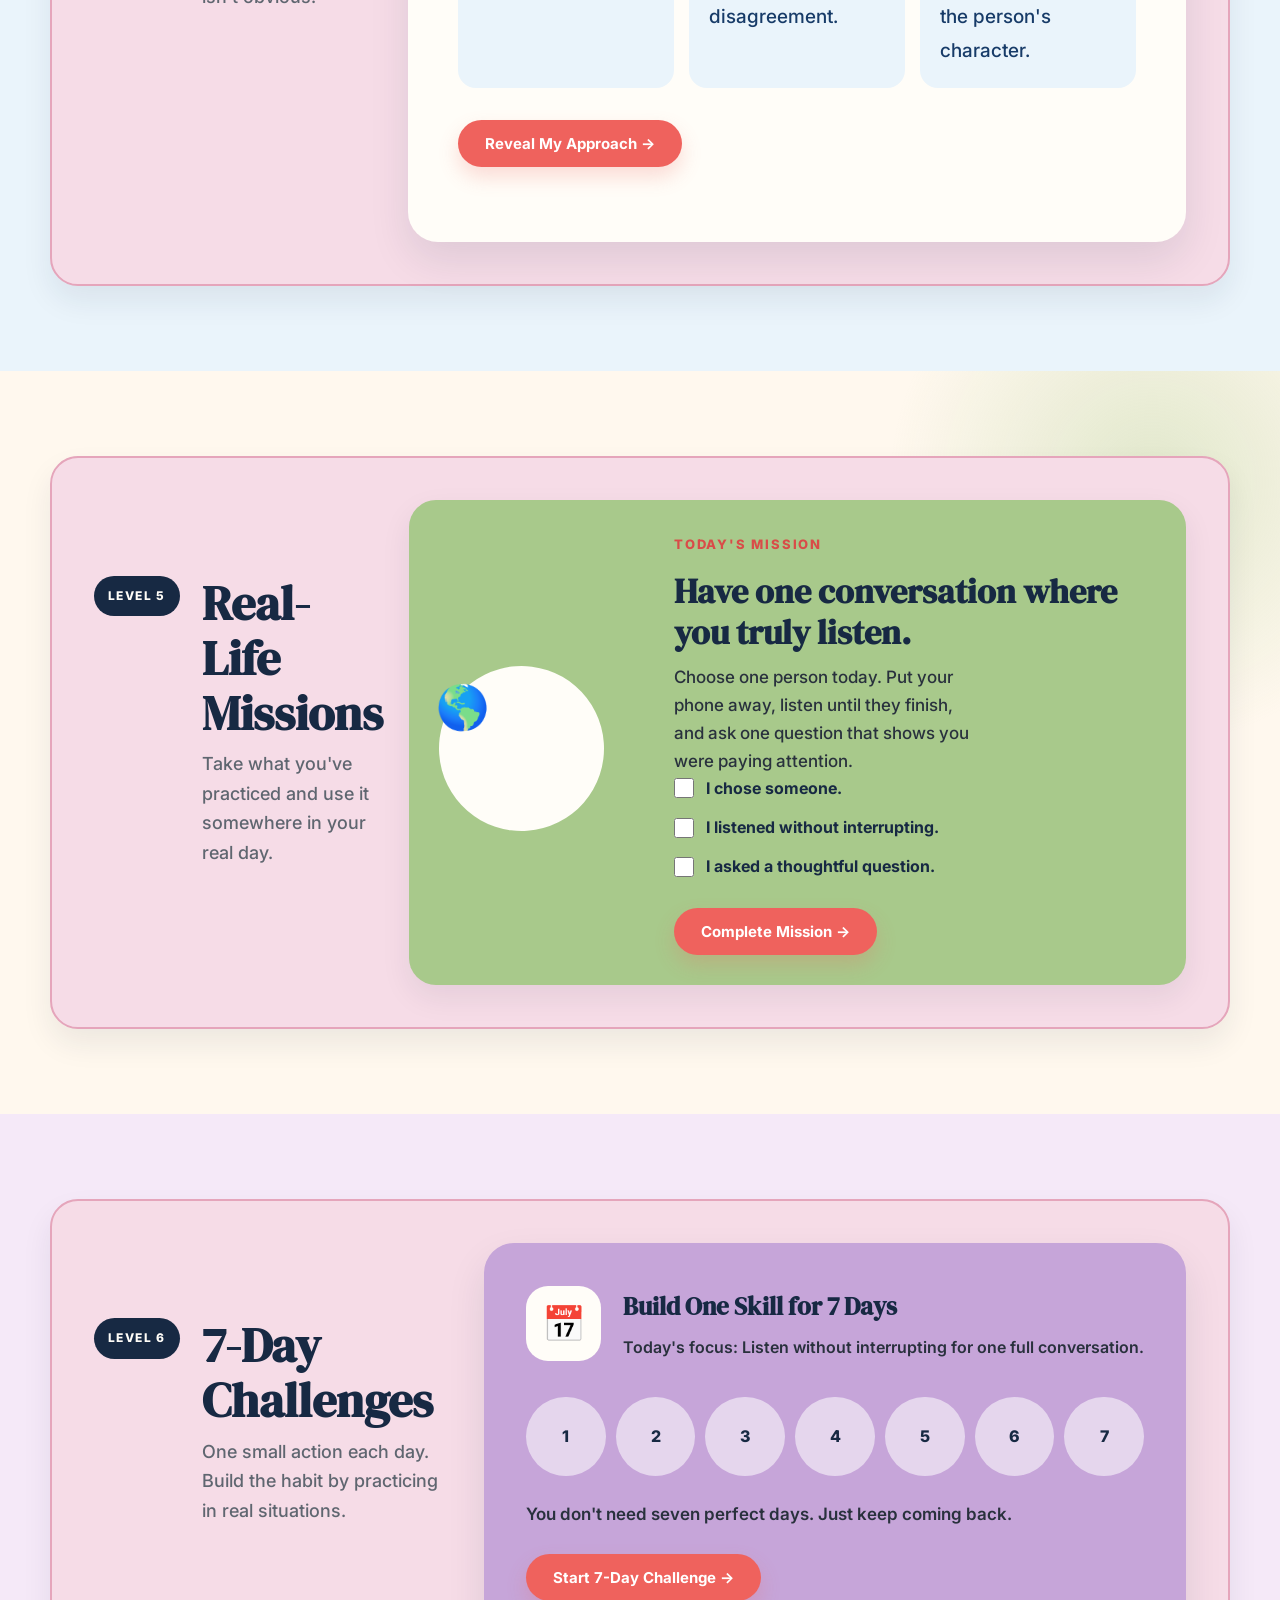
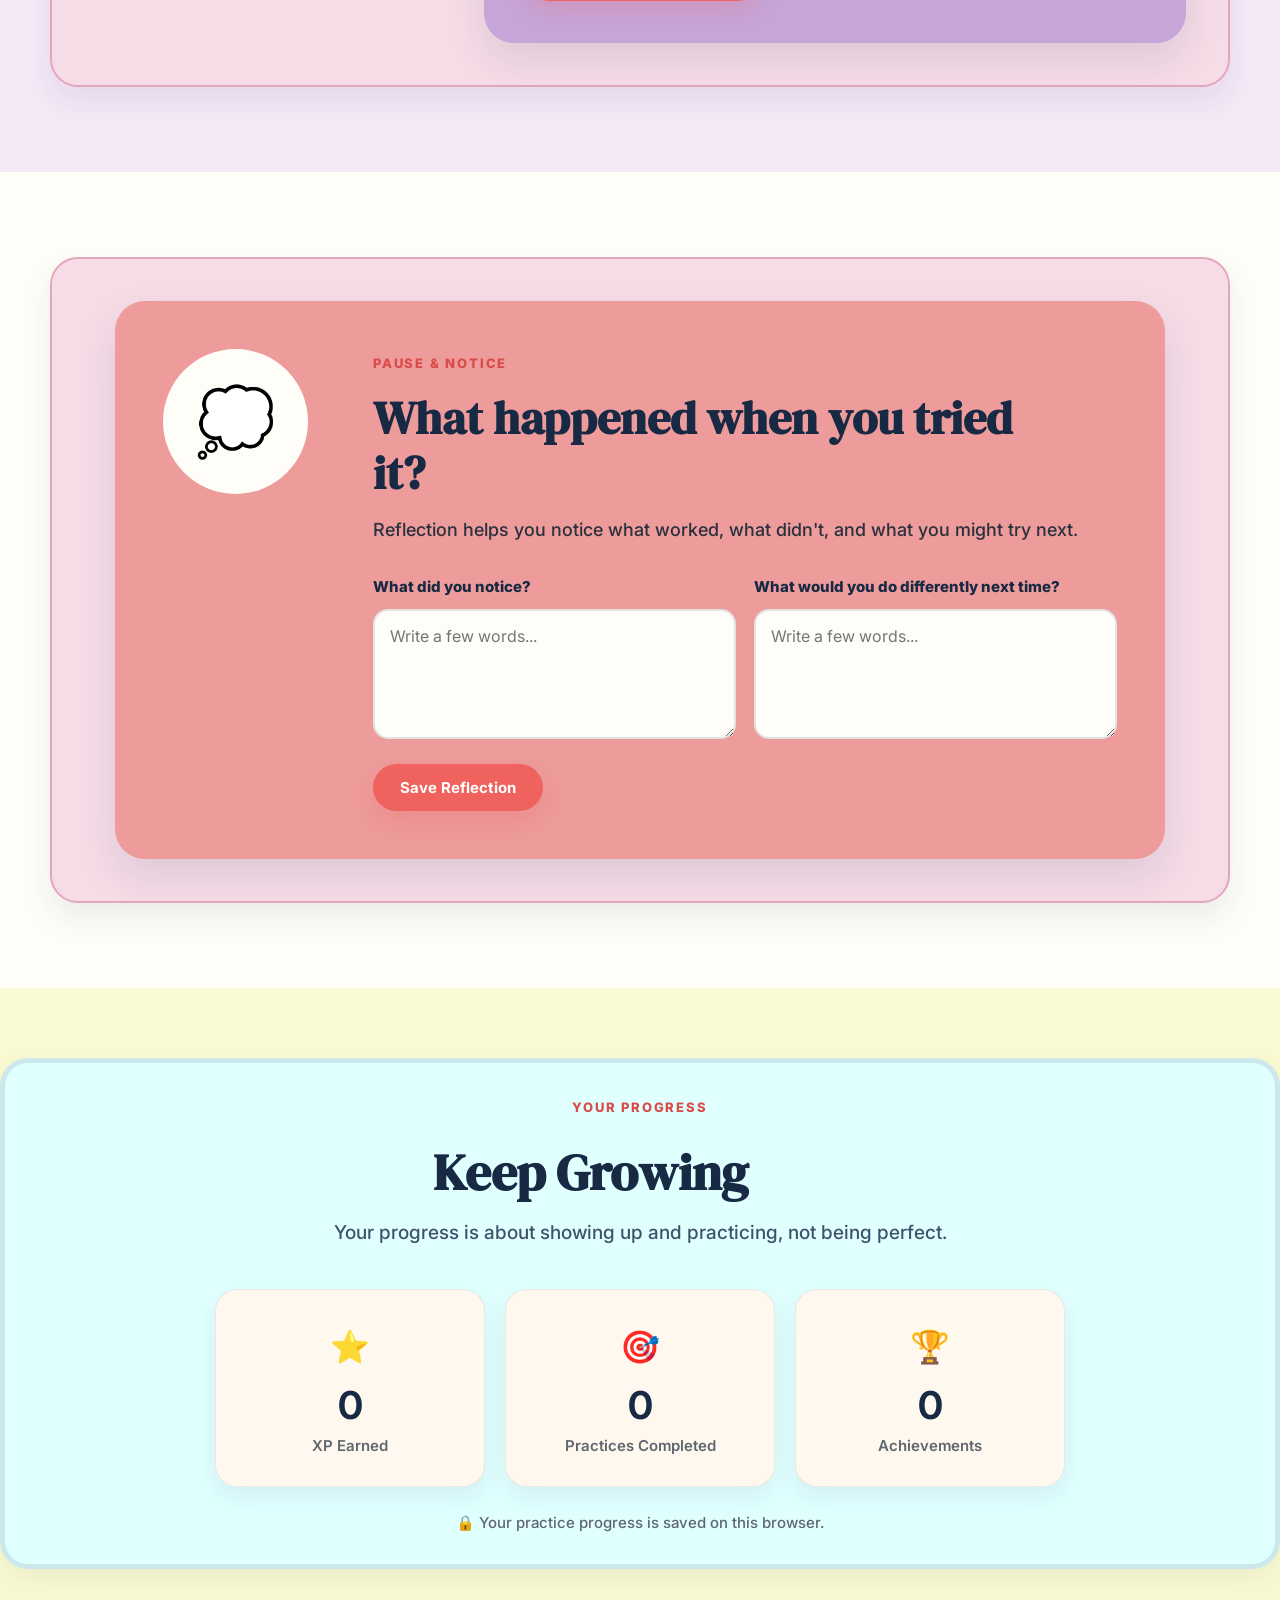
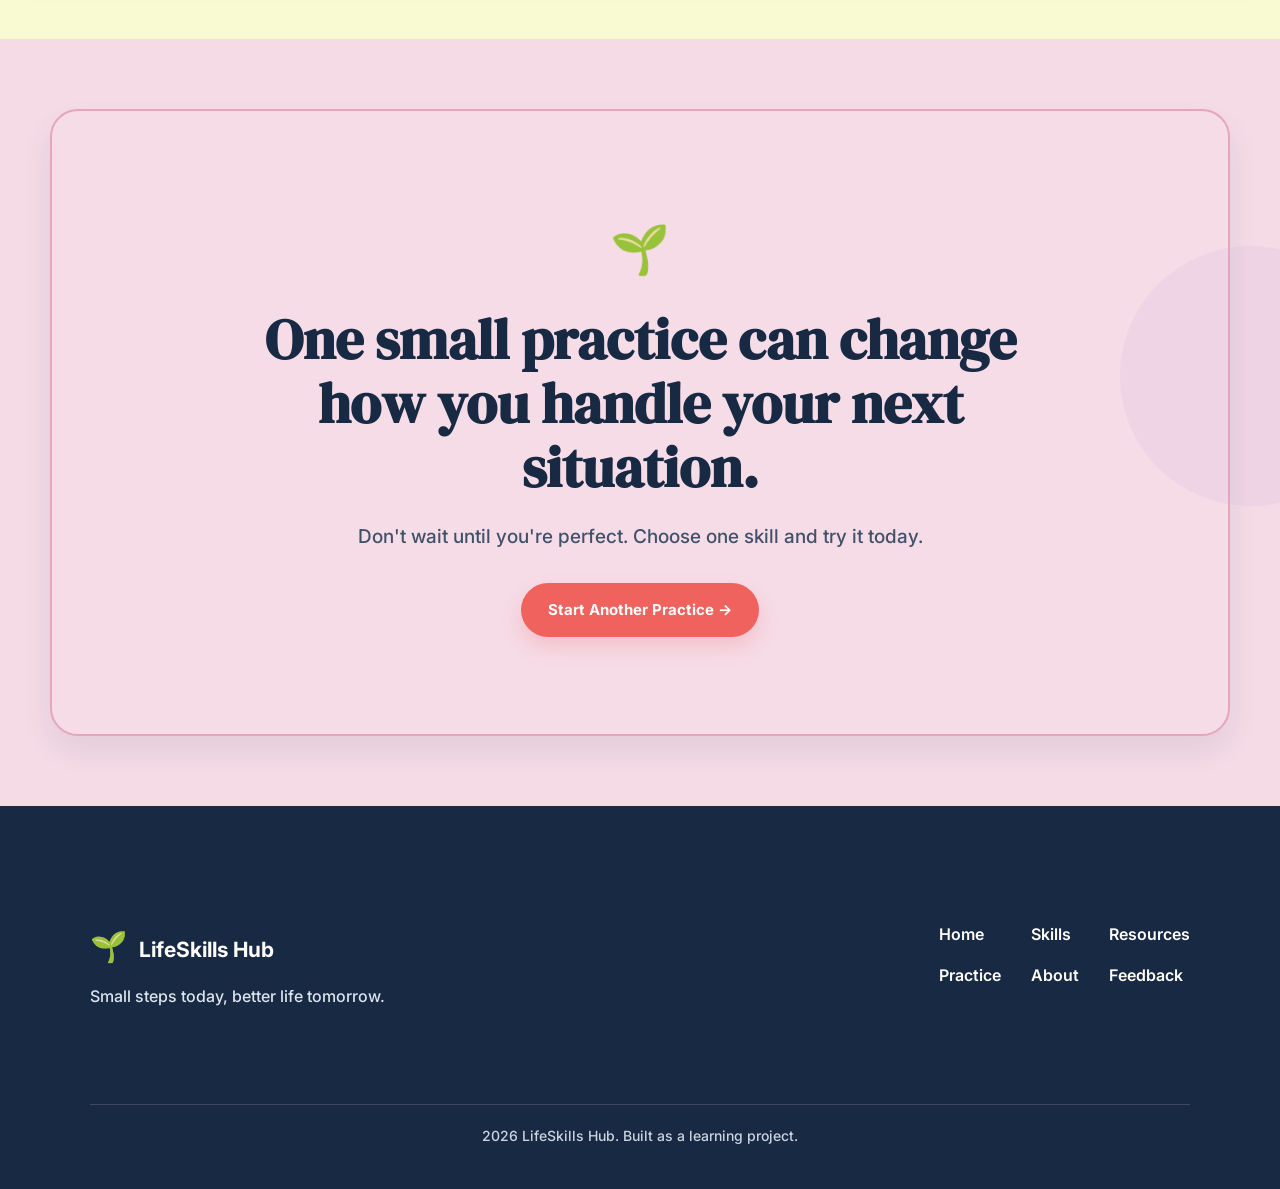
<file: pages/practice.html>
<!-- LifeSkills Hub — Practice Page (cleaned final HTML) -->

<!DOCTYPE html>
<html lang="en">

<head>
    <meta charset="UTF-8">
    <meta name="viewport" content="width=device-width, initial-scale=1.0">

    <title>Practice | LifeSkills Hub</title>

    <!-- Google Fonts -->
    <link rel="preconnect" href="https://fonts.googleapis.com">
    <link rel="preconnect" href="https://fonts.gstatic.com" crossorigin>

    <link
        href="https://fonts.googleapis.com/css2?family=DM+Serif+Display&family=Inter:wght@400;500;600;700;800&display=swap"
        rel="stylesheet"
    >

    <!-- Website Styles -->
    <link rel="stylesheet" href="../variables.css">
    <link rel="stylesheet" href="../style.css">

    <!-- Google tag (gtag.js) -->
     <script async src="https://www.googletagmanager.com/gtag/js?id=G-V88TLDXDJP"></script>
     <script>
     window.dataLayer = window.dataLayer || [];
     function gtag(){dataLayer.push(arguments);}
     gtag('js', new Date());

     gtag('config', 'G-V88TLDXDJP');
    </script>
    
</head>


<body>

    <!-- =====================================================
         HEADER
    ====================================================== -->

    <header class="site-header">

        <div class="container header-container">

            <a href="../index.html" class="brand">

                <span class="brand-icon">🌱</span>

                <span>
                    LifeSkills Hub
                </span>

            </a>


            <nav class="main-navigation">

                <a href="../index.html">
                    Home
                </a>

                <a href="skills.html">
                    Skills
                </a>

                <a href="resources.html">
                    Resources
                </a>

                <a href="practice.html" class="active">
                    Practice
                </a>

                <a href="about.html">
                    About
                </a>

                <a href="feedback.html">
                    Feedback
                </a>

            </nav>


            <a href="skills.html" class="header-button">
                Get Started
            </a>

        </div>

    </header>


    <!-- =====================================================
         MAIN CONTENT
    ====================================================== -->

    <main class="practice-page">


        <!-- =================================================
             1. HERO
        ================================================== -->

        <section class="practice-hero">

            <div class="practice-hero-container">


                <div class="practice-hero-content">

                    <span class="practice-label">
                        PRACTICE • APPLY • GROW
                    </span>


                    <h1>
                        Don't just learn life skills.
                        <span>Use them.</span>
                    </h1>


                    <p>
                        Choose a skill, take a short challenge, and try it
                        in your real life. Every practice is designed to
                        help you turn knowledge into action.
                    </p>


                    <div class="practice-hero-actions">

                        <a
                            href="#choose-skill"
                            class="button button-primary"
                        >
                            Start a Practice →
                        </a>


                        <button
                            type="button"
                            class="practice-surprise-button"
                            id="hero-surprise-button"
                        >
                            🎲 Surprise Me
                        </button>

                    </div>

                </div>


                <div class="practice-hero-visual">

                    <div class="practice-hero-shape shape-one">
                        ✦
                    </div>

                    <div class="practice-hero-shape shape-two">
                        ★
                    </div>

                    <div class="practice-hero-shape shape-three">
                        ✧
                    </div>


                    <div class="practice-hero-main-icon practice-hero-image">

                        <img
                            src="../images/practice-hero.jpg"
                            alt="Young adult practicing life skills through study and reflection"
                        >

                    </div>
                        
                    
                    <div class="practice-hero-mini-card">

                        <span>THINK</span>
                        <span>TRY</span>
                        <span>APPLY</span>

                    </div>

                </div>

            </div>

        </section>


        <!-- =================================================
             2. CHOOSE YOUR SKILL
        ================================================== -->

        <section
            class="practice-section choose-skill-section"
            id="choose-skill"
        >

            <div class="practice-container">


                <div class="practice-section-heading">

                    <span class="practice-section-label">
                        STEP 1
                    </span>


                    <h2>
                        Choose Your Skill
                    </h2>


                    <p>
                        What would you like to practice today?
                    </p>

                </div>


                <div class="practice-skill-grid">


                    <!-- Communication -->

                    <button
                        type="button"
                        class="practice-skill-card communication"
                        data-skill="communication"
                    >

                        <span class="practice-skill-icon">
                            💬
                        </span>

                        <span class="practice-skill-name">
                            Communication
                        </span>

                        <span class="practice-skill-description">
                            Listen better, speak clearly, and connect
                            with people.
                        </span>

                        <span class="practice-skill-arrow">
                            →
                        </span>

                    </button>


                    <!-- Critical Thinking -->

                    <button
                        type="button"
                        class="practice-skill-card critical-thinking"
                        data-skill="critical-thinking"
                    >

                        <span class="practice-skill-icon">
                            🔎
                        </span>

                        <span class="practice-skill-name">
                            Critical Thinking
                        </span>

                        <span class="practice-skill-description">
                            Question information and think more clearly.
                        </span>

                        <span class="practice-skill-arrow">
                            →
                        </span>

                    </button>


                    <!-- Decision Making -->

                    <button
                        type="button"
                        class="practice-skill-card decision-making"
                        data-skill="decision-making"
                    >

                        <span class="practice-skill-icon">
                            🧭
                        </span>

                        <span class="practice-skill-name">
                            Decision-Making
                        </span>

                        <span class="practice-skill-description">
                            Make thoughtful choices when things are
                            uncertain.
                        </span>

                        <span class="practice-skill-arrow">
                            →
                        </span>

                    </button>


                    <!-- Time Management -->

                    <button
                        type="button"
                        class="practice-skill-card time-management"
                        data-skill="time-management"
                    >

                        <span class="practice-skill-icon">
                            ⏰
                        </span>

                        <span class="practice-skill-name">
                            Time Management
                        </span>

                        <span class="practice-skill-description">
                            Focus on what matters and use your time better.
                        </span>

                        <span class="practice-skill-arrow">
                            →
                        </span>

                    </button>


                    <!-- Emotional Intelligence -->

                    <button
                        type="button"
                        class="practice-skill-card emotional-intelligence"
                        data-skill="emotional-intelligence"
                    >

                        <span class="practice-skill-icon">
                            ❤️
                        </span>

                        <span class="practice-skill-name">
                            Emotional Intelligence
                        </span>

                        <span class="practice-skill-description">
                            Understand emotions and respond with intention.
                        </span>

                        <span class="practice-skill-arrow">
                            →
                        </span>

                    </button>

                </div>

            </div>

        </section>


        <!-- =================================================
             3. CHOOSE TIME
        ================================================== -->

        <section class="practice-section practice-settings-section">

            <div class="practice-container">


                <div class="practice-section-heading">

                    <span class="practice-section-label">
                        STEP 2
                    </span>


                    <h2>
                        How Much Time Do You Have?
                    </h2>


                    <p>
                        Choose the amount of time you have right now.
                        We'll give you a practice that fits.
                    </p>

                </div>


                <div class="practice-settings-grid">


                    <button
                        type="button"
                        class="practice-setting-card selected"
                        data-time="60"
                    >

                        <span class="setting-icon">
                            ⚡
                        </span>

                        <strong>
                            60 Seconds
                        </strong>

                        <span>
                            Quick practice
                        </span>

                    </button>


                    <button
                        type="button"
                        class="practice-setting-card"
                        data-time="5"
                    >

                        <span class="setting-icon">
                            🌿
                        </span>

                        <strong>
                            5 Minutes
                        </strong>

                        <span>
                            A little deeper
                        </span>

                    </button>


                    <button
                        type="button"
                        class="practice-setting-card"
                        data-time="10"
                    >

                        <span class="setting-icon">
                            🧠
                        </span>

                        <strong>
                            10 Minutes
                        </strong>

                        <span>
                            Deeper challenge
                        </span>

                    </button>


                    <button
                        type="button"
                        class="practice-setting-card"
                        data-time="real-life"
                    >

                        <span class="setting-icon">
                            🌎
                        </span>

                        <strong>
                            Real Life
                        </strong>

                        <span>
                            Take it outside
                        </span>

                    </button>

                </div>

            </div>

        </section>


        <!-- =================================================
             4. TODAY'S CHALLENGE
        ================================================== -->

        <section
            class="practice-section todays-challenge-section"
            id="todays-challenge"
        >

            <div class="practice-container">


                <div class="practice-section-heading">

                    <span class="practice-section-label">
                        YOUR NEXT STEP
                    </span>


                    <h2>
                        Today's Challenge
                    </h2>


                    <p>
                        You don't need to be perfect. You just need
                        to try one useful thing.
                    </p>

                </div>


                <article class="challenge-card">


                    <div class="challenge-card-top">

                        <span class="challenge-skill-tag">
                            💬 Communication
                        </span>


                        <span class="challenge-time">
                            ⏱️ 60 seconds
                        </span>

                    </div>


                    <div class="challenge-content">

                        <span class="challenge-number">
                            CHALLENGE 01
                        </span>


                        <h3>
                            Pause → Listen → Ask
                        </h3>


                        <p class="challenge-question">
                            The next time someone is talking to you,
                            can you listen without preparing your reply?
                        </p>


                        <!-- THINK -->

                        <div class="challenge-step think-step">

                            <span class="challenge-step-label">
                                💭 THINK
                            </span>


                            <p>
                                What usually happens when you are already
                                preparing your answer while someone else
                                is still speaking?
                            </p>

                        </div>


                        <!-- TRY -->

                        <div class="challenge-step try-step">

                            <span class="challenge-step-label">
                                🎯 TRY
                            </span>


                            <p>
                                Let the person finish speaking.
                                Then ask one genuine follow-up question
                                about what they said.
                            </p>

                        </div>


                        <!-- APPLY -->

                        <div class="challenge-step apply-step">

                            <span class="challenge-step-label">
                                🌎 APPLY
                            </span>


                            <p>
                                Try this with one person today.
                                It could be a friend, family member,
                                coworker, customer, or anyone you talk to.
                            </p>

                        </div>


                        <!-- DONE -->

                        <div class="challenge-actions">

                            <button
                                type="button"
                                class="button button-primary challenge-done-button"
                                id="challenge-done"
                            >
                                ✓ I Did It
                            </button>


                            <button
                                type="button"
                                class="challenge-change-button"
                                id="change-challenge"
                            >
                                ↻ Give Me Another
                            </button>

                        </div>

                    </div>


                    <div class="challenge-decoration">
                        ✦
                    </div>

                </article>

            </div>

        </section>


        <!-- =================================================
             5. SURPRISE ME
        ================================================== -->

        <section class="practice-section surprise-section">

            <div class="practice-container">


                <div class="surprise-card">

                    <div class="surprise-icon">
                        🎲
                    </div>


                    <div class="surprise-content">

                        <span class="practice-section-label">
                            FEELING CURIOUS?
                        </span>


                        <h2>
                            Surprise Me
                        </h2>


                        <p>
                            Let LifeSkills Hub choose a challenge for you.
                            You might discover a skill you didn't plan
                            to practice today.
                        </p>


                        <button
                            type="button"
                            class="button button-primary"
                            id="surprise-button"
                        >
                            🎲 Surprise Me
                        </button>

                    </div>

                </div>

            </div>

        </section>


        <!-- =================================================
             6. LEVEL 1 — 60 SECOND PRACTICES
        ================================================== -->

        <section class="practice-section level-one-section">

            <div class="practice-container">


                <div class="level-heading">

                    <span class="level-number">
                        LEVEL 1
                    </span>


                    <div>

                        <h2>
                            60-Second Practices
                        </h2>


                        <p>
                            Tiny actions you can complete almost anywhere.
                        </p>

                    </div>

                </div>


                <div class="mini-practice-grid">


                    <article class="mini-practice-card communication">

                        <span class="mini-practice-icon">
                            💬
                        </span>


                        <h3>
                            Ask One More Question
                        </h3>


                        <p>
                            Instead of ending a conversation quickly,
                            ask one thoughtful follow-up question.
                        </p>


                        <button
                            type="button"
                            class="mini-practice-start"
                            data-challenge="communication-follow-up"
                        >
                            Try It →
                        </button>

                    </article>


                    <article class="mini-practice-card critical-thinking">

                        <span class="mini-practice-icon">
                            🔎
                        </span>


                        <h3>
                            How Do I Know?
                        </h3>


                        <p>
                            When you hear a claim, pause and ask:
                            what evidence supports it?
                        </p>


                        <button
                            type="button"
                            class="mini-practice-start"
                            data-challenge="critical-evidence"
                        >
                            Try It →
                        </button>

                    </article>


                    <article class="mini-practice-card decision-making">

                        <span class="mini-practice-icon">
                            🧭
                        </span>


                        <h3>
                            Find Three Options
                        </h3>


                        <p>
                            Before making an important choice,
                            create three realistic options.
                        </p>


                        <button
                            type="button"
                            class="mini-practice-start"
                            data-challenge="decision-options"
                        >
                            Try It →
                        </button>

                    </article>


                    <article class="mini-practice-card time-management">

                        <span class="mini-practice-icon">
                            ⏰
                        </span>


                        <h3>
                            The Next One
                        </h3>


                        <p>
                            Choose your next important task and
                            work on it for just ten minutes.
                        </p>


                        <button
                            type="button"
                            class="mini-practice-start"
                            data-challenge="time-next"
                        >
                            Try It →
                        </button>

                    </article>


                    <article class="mini-practice-card emotional-intelligence">

                        <span class="mini-practice-icon">
                            ❤️
                        </span>


                        <h3>
                            Name It Before You Act
                        </h3>


                        <p>
                            Before reacting, identify what you are
                            feeling and what triggered it.
                        </p>


                        <button
                            type="button"
                            class="mini-practice-start"
                            data-challenge="emotion-name"
                        >
                            Try It →
                        </button>

                    </article>

                </div>

            </div>

        </section>


        <!-- =================================================
             7. LEVEL 2 — WHAT WOULD YOU DO?
        ================================================== -->

        <section class="practice-section level-two-section">

            <div class="practice-container">


                <div class="level-heading">

                    <span class="level-number">
                        LEVEL 2
                    </span>


                    <div>

                        <h2>
                            What Would You Do?
                        </h2>


                        <p>
                            Realistic situations. Think about what
                            would work best.
                        </p>

                    </div>

                </div>


                <article class="scenario-card">


                    <div class="scenario-header">

                        <span class="scenario-skill">
                            💬 COMMUNICATION
                        </span>


                        <span class="scenario-progress">
                            1 / 5
                        </span>

                    </div>


                    <div class="scenario-body">

                        <span class="scenario-label">
                            REAL-LIFE SITUATION
                        </span>


                        <h3>
                            Someone keeps interrupting you.
                            What would you do?
                        </h3>


                        <p>
                            You're explaining something important,
                            but the other person keeps speaking before
                            you finish.
                        </p>


                        <div class="scenario-options">

                            <button
                                type="button"
                                data-option="A"
                            >
                                <span>A</span>

                                <span class="scenario-option-text">
                                    Interrupt them back.
                                </span>
                            </button>


                            <button
                                type="button"
                                data-option="B"
                            >
                                <span>B</span>

                                <span class="scenario-option-text">
                                    Stay silent and say nothing.
                                </span>
                            </button>


                            <button
                                type="button"
                                data-option="C"
                            >
                                <span>C</span>

                                <span class="scenario-option-text">
                                    Calmly say that you'd like to finish
                                    your thought first.
                                </span>
                            </button>


                            <button
                                type="button"
                                data-option="D"
                            >
                                <span>D</span>

                                <span class="scenario-option-text">
                                    Leave the conversation immediately.
                                </span>
                            </button>

                        </div>


                        <p
                            class="scenario-feedback"
                            id="scenario-feedback"
                        ></p>

                    </div>

                </article>

            </div>

        </section>


        <!-- =================================================
             8. LEVEL 3 — SPOT THE PROBLEM
        ================================================== -->

        <section class="practice-section level-three-section">

            <div class="practice-container">


                <div class="level-heading">

                    <span class="level-number">
                        LEVEL 3
                    </span>


                    <div>

                        <h2>
                            Spot the Problem
                        </h2>


                        <p>
                            Learn to notice hidden problems before
                            they become bigger ones.
                        </p>

                    </div>

                </div>


                <article class="spot-problem-card">


                    <div class="spot-problem-visual">
                        🔍
                    </div>


                    <div class="spot-problem-content">

                        <span class="practice-section-label">
                            LOOK CLOSER
                        </span>


                        <h3 id="spot-problem-title">
                            What's wrong with this situation?
                        </h3>


                        <p id="spot-problem-text">
                            You receive a message saying:
                            "Everyone knows this is true, so you should
                            believe it too."
                        </p>


                        <div class="spot-problem-actions">

                            <button
                                type="button"
                                class="button button-secondary"
                                id="spot-problem-answer"
                            >
                                Reveal the problem
                            </button>


                            <button
                                type="button"
                                class="button button-primary"
                                id="spot-problem-next"
                            >
                                Next Problem →
                            </button>

                        </div>


                        <p
                            class="spot-problem-feedback"
                            id="spot-problem-feedback"
                        ></p>

                    </div>

                </article>

            </div>

        </section>


        <!-- =================================================
             9. LEVEL 4 — DECISION LAB
        ================================================== -->

        <section class="practice-section level-four-section">

            <div class="practice-container">


                <div class="level-heading">

                    <span class="level-number">
                        LEVEL 4
                    </span>


                    <div>

                        <h2>
                            Decision Lab
                        </h2>


                        <p>
                            Slow down and work through situations
                            where the answer isn't obvious.
                        </p>

                    </div>

                </div>


                <article class="decision-lab-card">


                    <div class="decision-lab-header">

                        <span>
                            🧪 DECISION LAB
                        </span>


                        <span>
                            DEEPER PRACTICE
                        </span>

                    </div>


                    <div class="decision-lab-content">

                        <h3 id="decision-lab-title">
                            You have three important things to do,
                            but only enough time for one.
                        </h3>


                        <p id="decision-lab-question">
                            How would you decide which one deserves
                            your attention first?
                        </p>


                        <div class="decision-lab-steps">

                            <div class="decision-lab-step">

                                <span>1</span>

                                <p id="decision-lab-step-1">
                                    Consider what is most important.
                                </p>

                            </div>


                            <div class="decision-lab-step">

                                <span>2</span>

                                <p id="decision-lab-step-2">
                                    Consider what is most urgent.
                                </p>

                            </div>


                            <div class="decision-lab-step">

                                <span>3</span>

                                <p id="decision-lab-step-3">
                                    Choose the option with the strongest reason.
                                </p>

                            </div>

                        </div>


                        <button
                            type="button"
                            class="button button-primary"
                            id="decision-lab-button"
                        >
                            Reveal My Approach →
                        </button>


                        <p
                            class="decision-lab-feedback"
                            id="decision-lab-feedback"
                        ></p>

                    </div>

                </article>

            </div>

        </section>


        <!-- =================================================
             10. LEVEL 5 — REAL LIFE MISSIONS
        ================================================== -->

        <section class="practice-section missions-section">

            <div class="practice-container">


                <div class="level-heading">

                    <span class="level-number">
                        LEVEL 5
                    </span>


                    <div>

                        <h2>
                            Real-Life Missions
                        </h2>


                        <p>
                            Take what you've practiced and use it
                            somewhere in your real day.
                        </p>

                    </div>

                </div>


                <article class="mission-card">


                    <div class="mission-icon">
                        🌎
                    </div>


                    <div class="mission-content">

                        <span class="practice-section-label">
                            TODAY'S MISSION
                        </span>


                        <h3 id="mission-title">
                            Have one conversation where you truly listen.
                        </h3>


                        <p id="mission-description">
                            Choose one person today. Put your phone away,
                            listen until they finish, and ask one question
                            that shows you were paying attention.
                        </p>


                        <div class="mission-checklist">

                            <label>

                                <input
                                    type="checkbox"
                                    id="mission-check-1"
                                >

                                <span id="mission-check-text-1">
                                    I chose someone.
                                </span>

                            </label>


                            <label>

                                <input
                                    type="checkbox"
                                    id="mission-check-2"
                                >

                                <span id="mission-check-text-2">
                                    I listened without interrupting.
                                </span>

                            </label>


                            <label>

                                <input
                                    type="checkbox"
                                    id="mission-check-3"
                                >

                                <span id="mission-check-text-3">
                                    I asked a thoughtful question.
                                </span>

                            </label>

                        </div>


                        <button
                            type="button"
                            class="button button-primary"
                            id="mission-complete"
                        >
                            Complete Mission →
                        </button>


                        <p
                            class="mission-feedback"
                            id="mission-feedback"
                        ></p>

                    </div>

                </article>

            </div>

        </section>


        <!-- =================================================
             11. LEVEL 6 — 7 DAY CHALLENGES
        ================================================== -->

        <section class="practice-section seven-day-section">

            <div class="practice-container">


                <div class="level-heading">

                    <span class="level-number">
                        LEVEL 6
                    </span>


                    <div>

                        <h2>
                            7-Day Challenges
                        </h2>


                        <p>
                            One small action each day.
                            Build the habit by practicing in real situations.
                        </p>

                    </div>

                </div>


                <article class="seven-day-card">


                    <div class="seven-day-top">

                        <span class="seven-day-icon">
                            📅
                        </span>


                        <div>

                            <h3>
                                7 Days of Better Listening
                            </h3>


                            <p>
                                One communication practice each day.
                            </p>

                        </div>

                    </div>


                    <div class="seven-day-progress">

                        <span class="day completed">
                            1
                        </span>

                        <span class="day">
                            2
                        </span>

                        <span class="day">
                            3
                        </span>

                        <span class="day">
                            4
                        </span>

                        <span class="day">
                            5
                        </span>

                        <span class="day">
                            6
                        </span>

                        <span class="day">
                            7
                        </span>

                    </div>


                    <p class="seven-day-message">
                        You don't need seven perfect days.
                        Just keep coming back.
                    </p>


                    <button
                        type="button"
                        class="button button-primary"
                    >
                        Start 7-Day Challenge →
                    </button>

                </article>

            </div>

        </section>


        <!-- =================================================
             12. REFLECTION
        ================================================== -->

        <section class="practice-section reflection-section">

            <div class="practice-container">


                <div class="reflection-card">


                    <div class="reflection-icon">
                        💭
                    </div>


                    <div class="reflection-content">

                        <span class="practice-section-label">
                            PAUSE & NOTICE
                        </span>


                        <h2>
                            What happened when you tried it?
                        </h2>


                        <p>
                            Reflection helps you notice what worked,
                            what didn't, and what you might try next.
                        </p>


                        <div class="reflection-questions">


                            <div>

                                <label for="reflection-noticed">
                                    What did you notice?
                                </label>


                                <textarea
                                    id="reflection-noticed"
                                    placeholder="Write a few words..."
                                ></textarea>

                            </div>


                            <div>

                                <label for="reflection-next">
                                    What would you do differently next time?
                                </label>


                                <textarea
                                    id="reflection-next"
                                    placeholder="Write a few words..."
                                ></textarea>

                            </div>

                        </div>


                        <button
                            type="button"
                            class="button button-primary"
                        >
                            Save Reflection
                        </button>

                    </div>

                </div>

            </div>

        </section>


        <!-- =================================================
             13. HURRAA CELEBRATION
        ================================================== -->

        <section
            class="practice-celebration"
            id="practice-celebration"
            aria-hidden="true"
        >

            <div class="celebration-sparkles">
                ✦ ✧ ★ ✦ ✧ ★ ✦
            </div>


            <div class="celebration-card">

                <div class="celebration-icon">
                    🎉
                </div>


                <span class="celebration-small">
                    YOU DID IT!
                </span>


                <h2>
                    HURRAA!
                </h2>


                <p>
                    You didn't just learn a skill.
                    You practiced it.
                </p>


                <strong class="celebration-xp">
                    +10 XP
                </strong>


                <button
                    type="button"
                    class="button button-primary"
                    id="celebration-continue"
                >
                    Keep Practicing →
                </button>

            </div>

        </section>


        <!-- =================================================
             14. PROGRESS
        ================================================== -->

        <section class="practice-section progress-section">

            <div class="practice-container">


                <div class="practice-section-heading">

                    <span class="practice-section-label">
                        YOUR PROGRESS
                    </span>


                    <h2>
                        Keep Growing
                    </h2>


                    <p>
                        Your progress is about showing up and practicing,
                        not being perfect.
                    </p>

                </div>


                <div class="progress-grid">


                    <div class="progress-card">

                        <span class="progress-icon">
                            ⭐
                        </span>


                        <strong id="xp-count">
                            0
                        </strong>


                        <small>
                            XP Earned
                        </small>

                    </div>


                    <div class="progress-card">

                        <span class="progress-icon">
                            🎯
                        </span>


                        <strong id="completed-count">
                            0
                        </strong>


                        <small>
                            Practices Completed
                        </small>

                    </div>


                    <div class="progress-card">

                        <span class="progress-icon">
                            🏆
                        </span>


                        <strong id="achievement-count">
                            0
                        </strong>


                        <small>
                            Achievements
                        </small>

                    </div>

                </div>


                <p class="local-progress-note">
                    🔒 Your practice progress is saved on this browser.
                </p>

            </div>

        </section>


        <!-- =================================================
             15. FINAL CTA
        ================================================== -->

        <section class="practice-final-cta">

            <div class="practice-container">


                <div class="practice-final-card">

                    <span class="practice-final-icon">
                        🌱
                    </span>


                    <h2>
                        One small practice can change
                        how you handle your next situation.
                    </h2>


                    <p>
                        Don't wait until you're perfect.
                        Choose one skill and try it today.
                    </p>


                    <a
                        href="#choose-skill"
                        class="button button-primary"
                    >
                        Start Another Practice →
                    </a>

                </div>

            </div>

        </section>


    </main>


    <!-- =====================================================
         FOOTER
    ====================================================== -->

    <footer class="site-footer">

        <div class="footer-container">

            <div class="footer-brand">

                <span>🌱</span>

                <strong>
                    LifeSkills Hub
                </strong>

                <p>
                    Small steps today, better life tomorrow.
                </p>

            </div>


            <div class="footer-links">

                <a href="../index.html">
                    Home
                </a>

                <a href="skills.html">
                    Skills
                </a>

                <a href="resources.html">
                    Resources
                </a>

                <a href="practice.html">
                    Practice
                </a>

                <a href="about.html">
                    About
                </a>

                <a href="feedback.html">
                    Feedback
                </a>

            </div>

        </div>


        <div class="footer-bottom">

            <p>
                 2026 LifeSkills Hub. Built as a learning project.
            </p>

        </div>

    </footer>


    <!-- Existing website JavaScript -->
    
    <script src="../practice.js?v=4"></script>

</body>
</html>
</file>
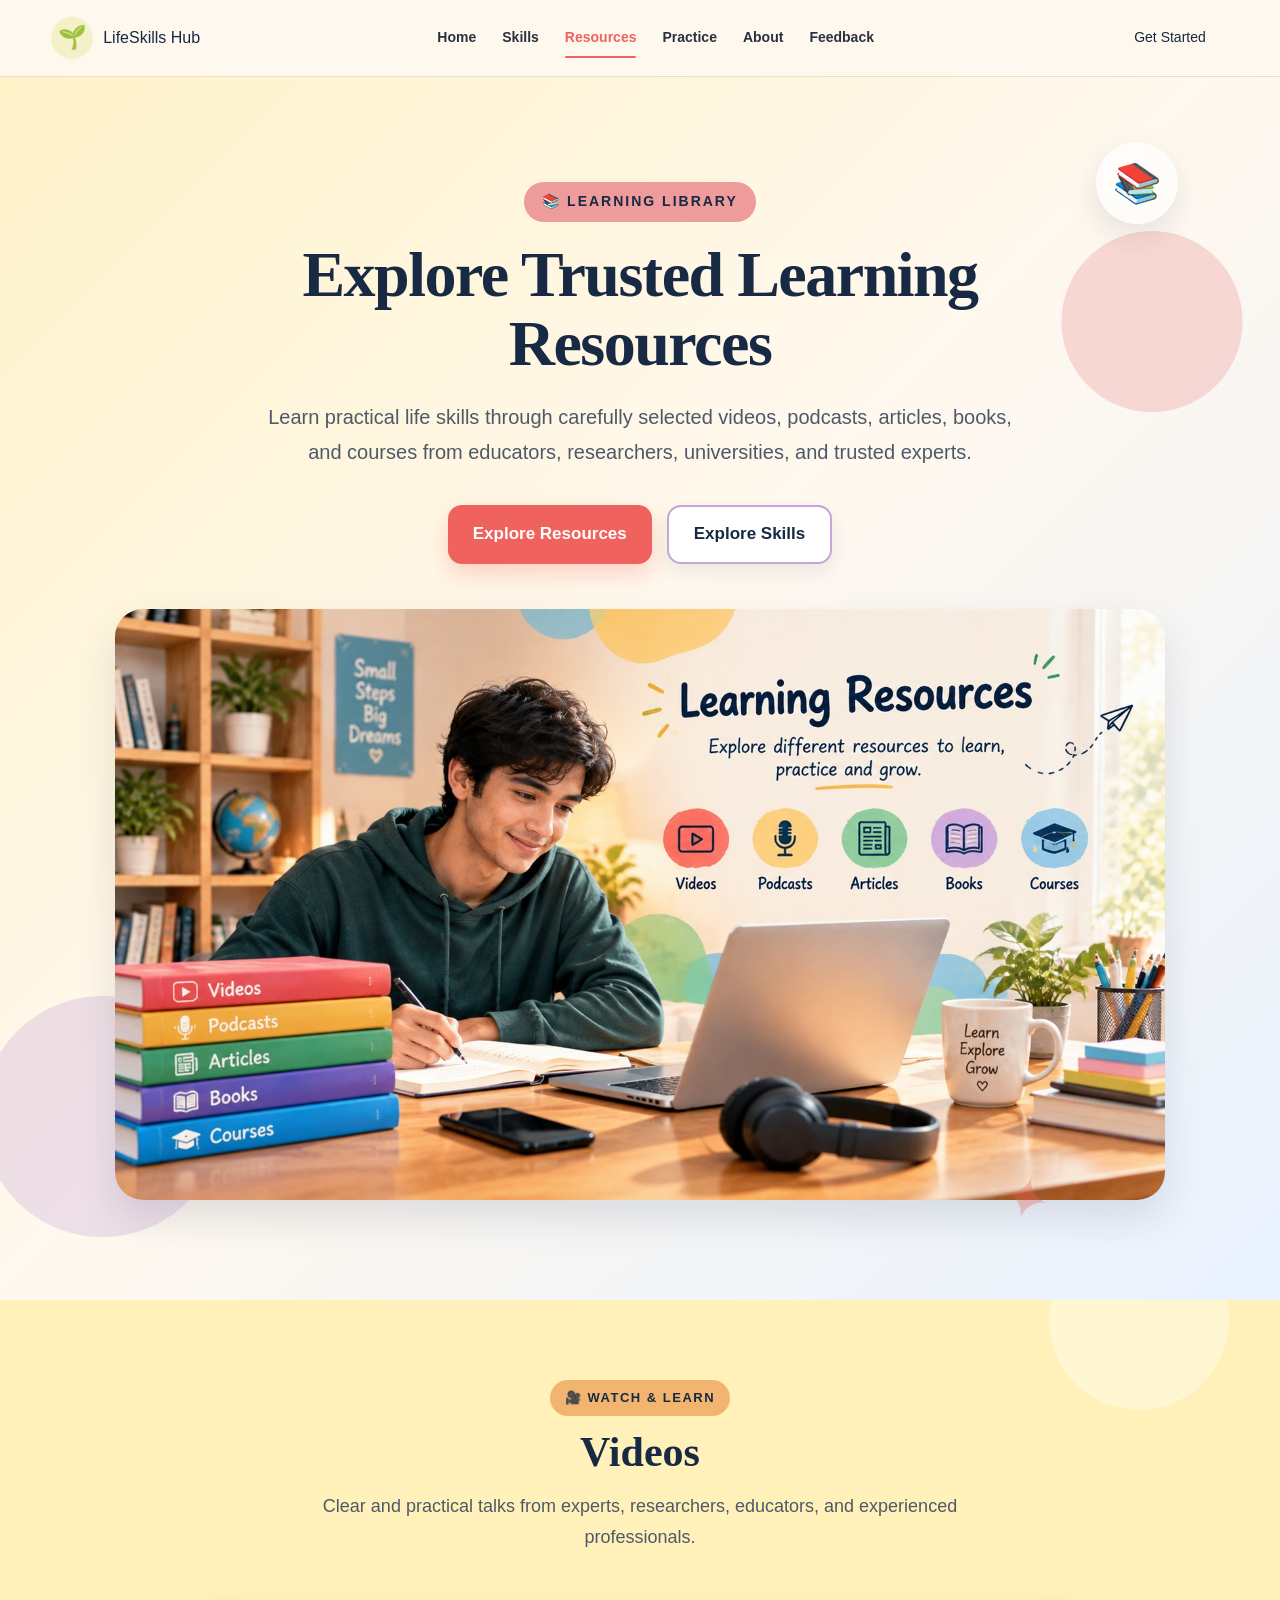
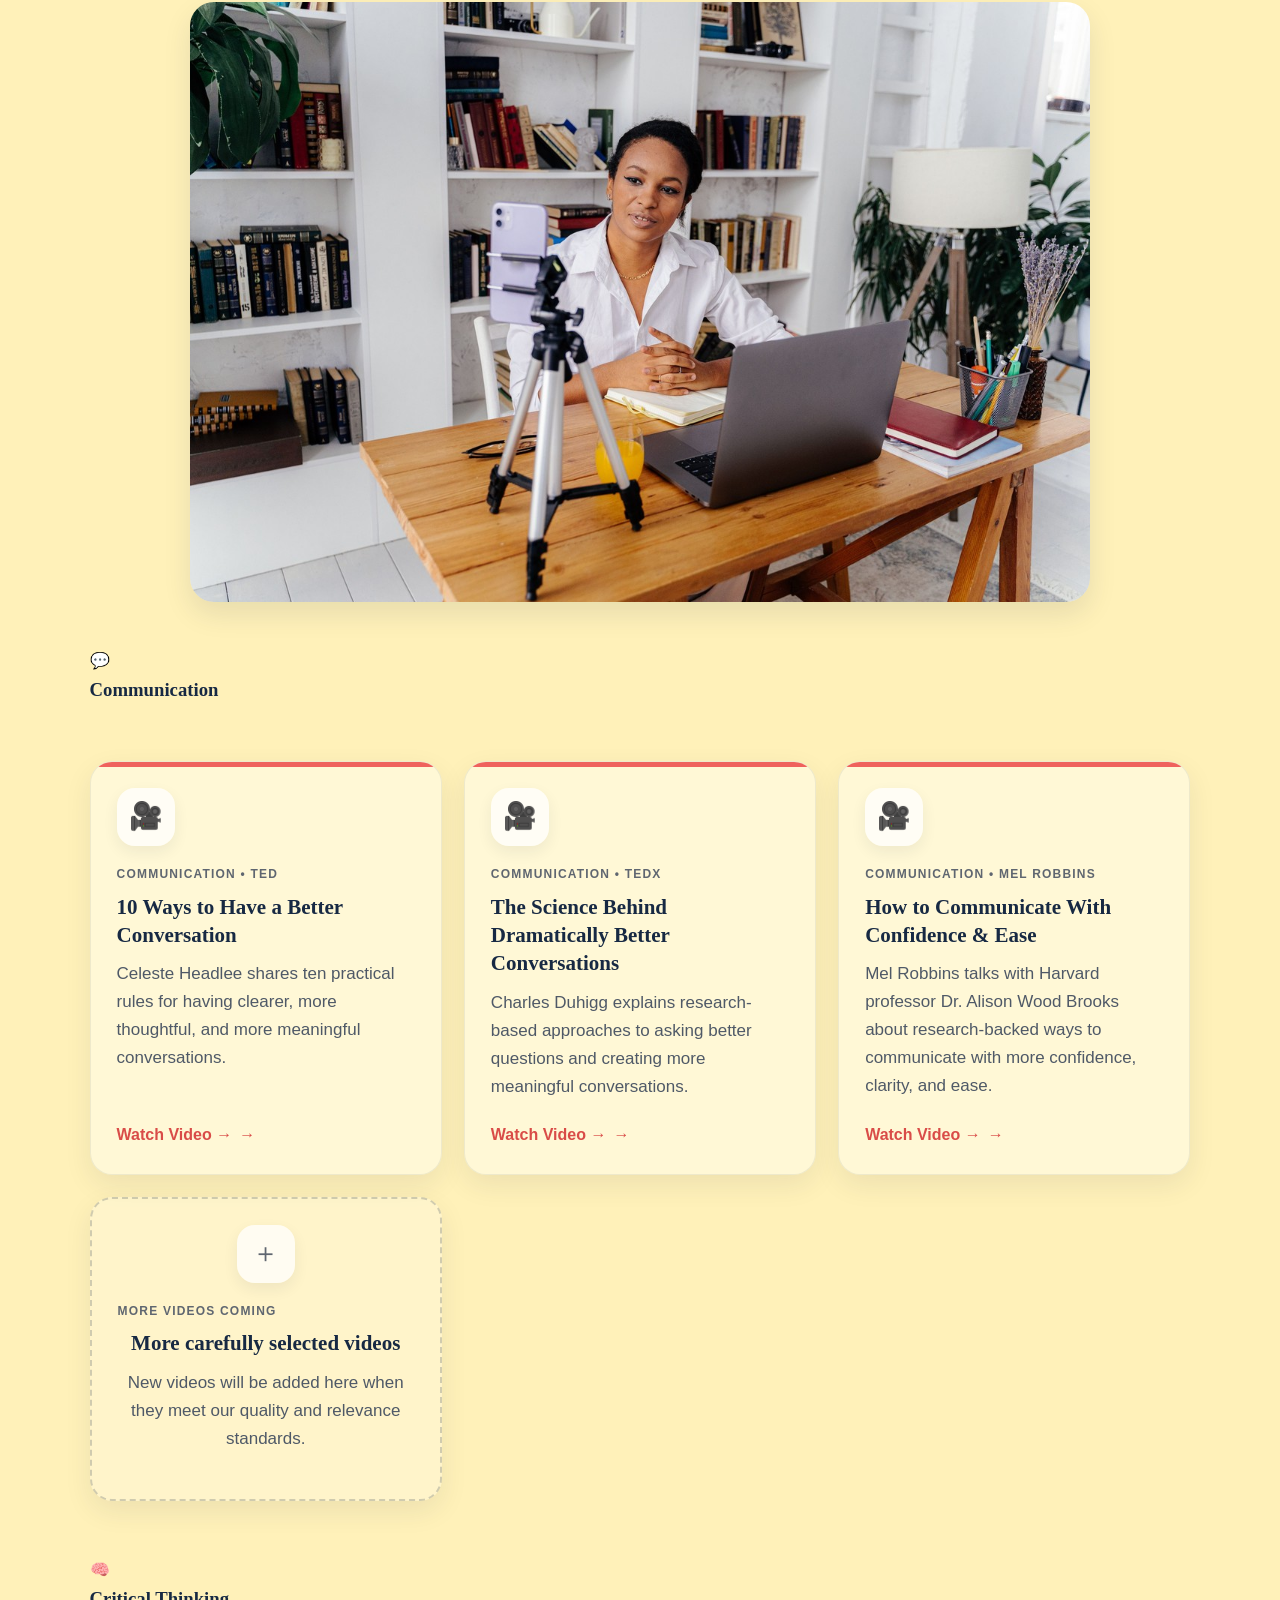
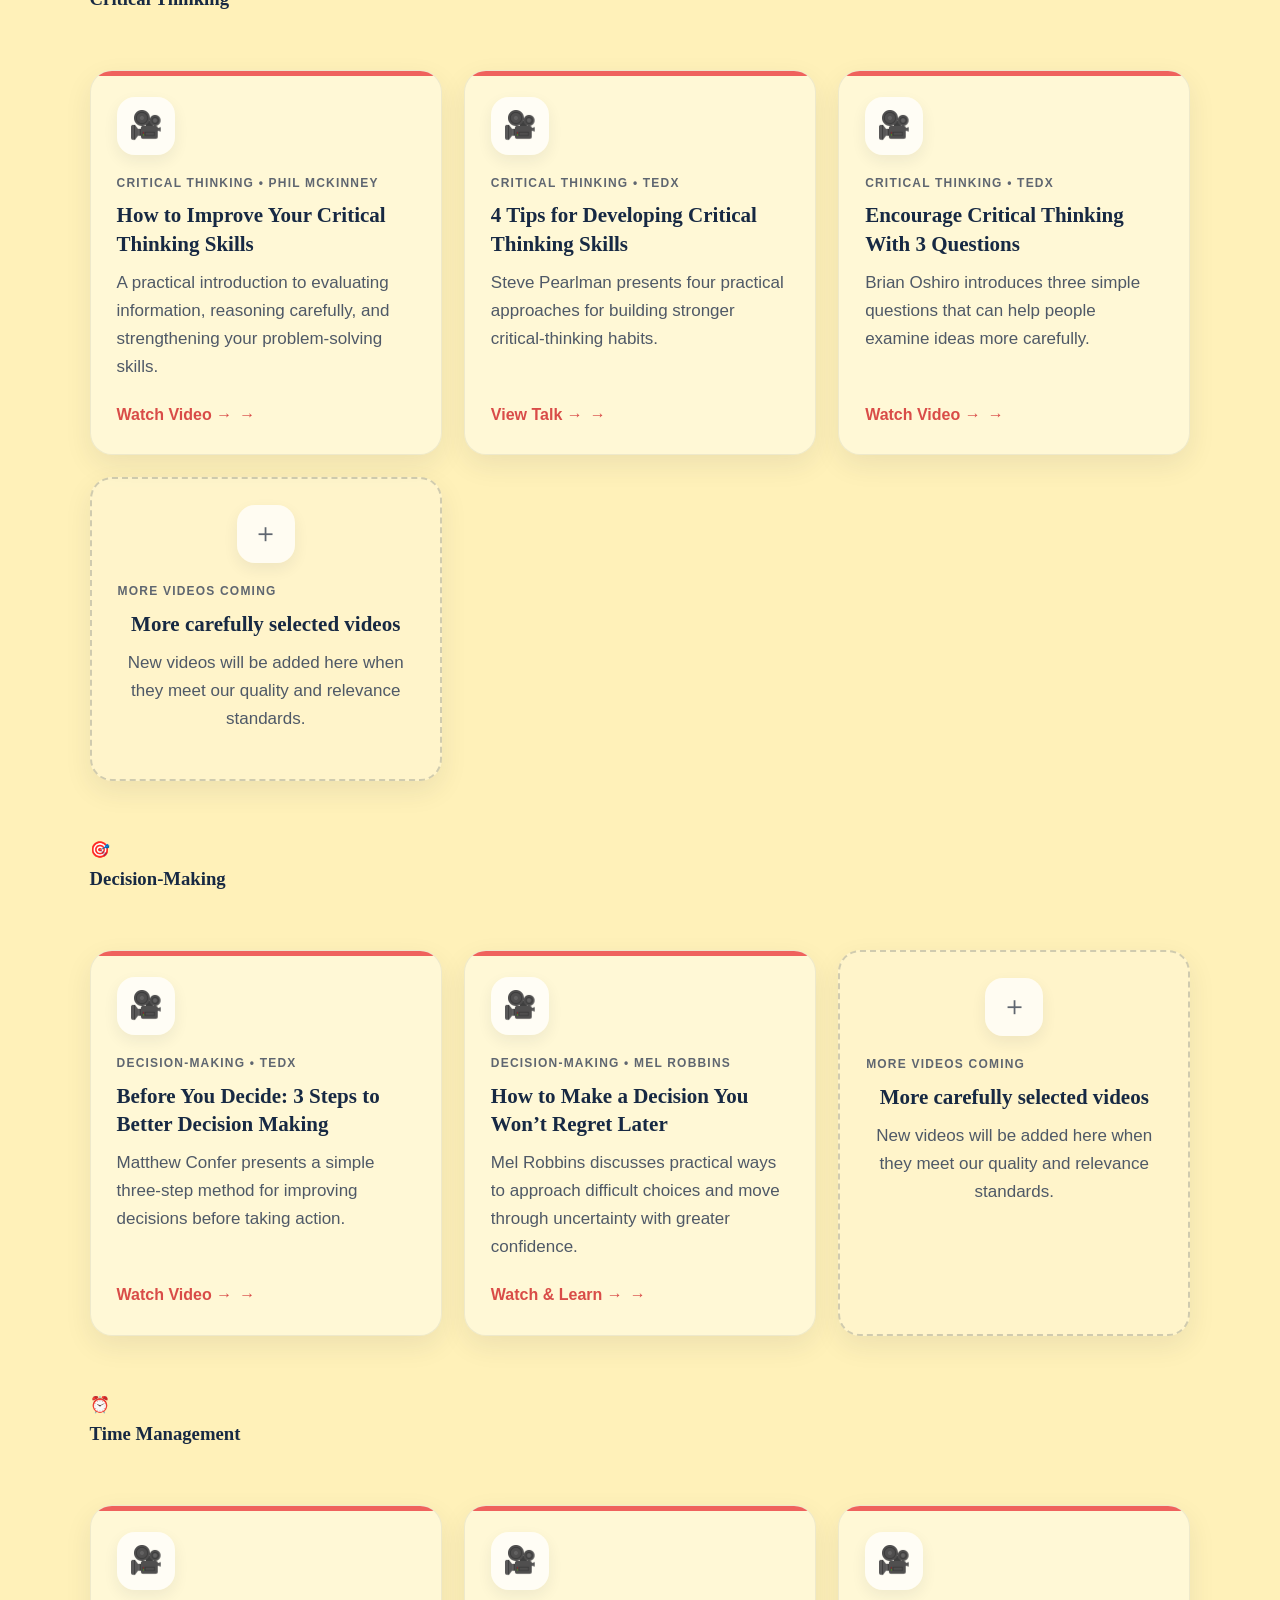
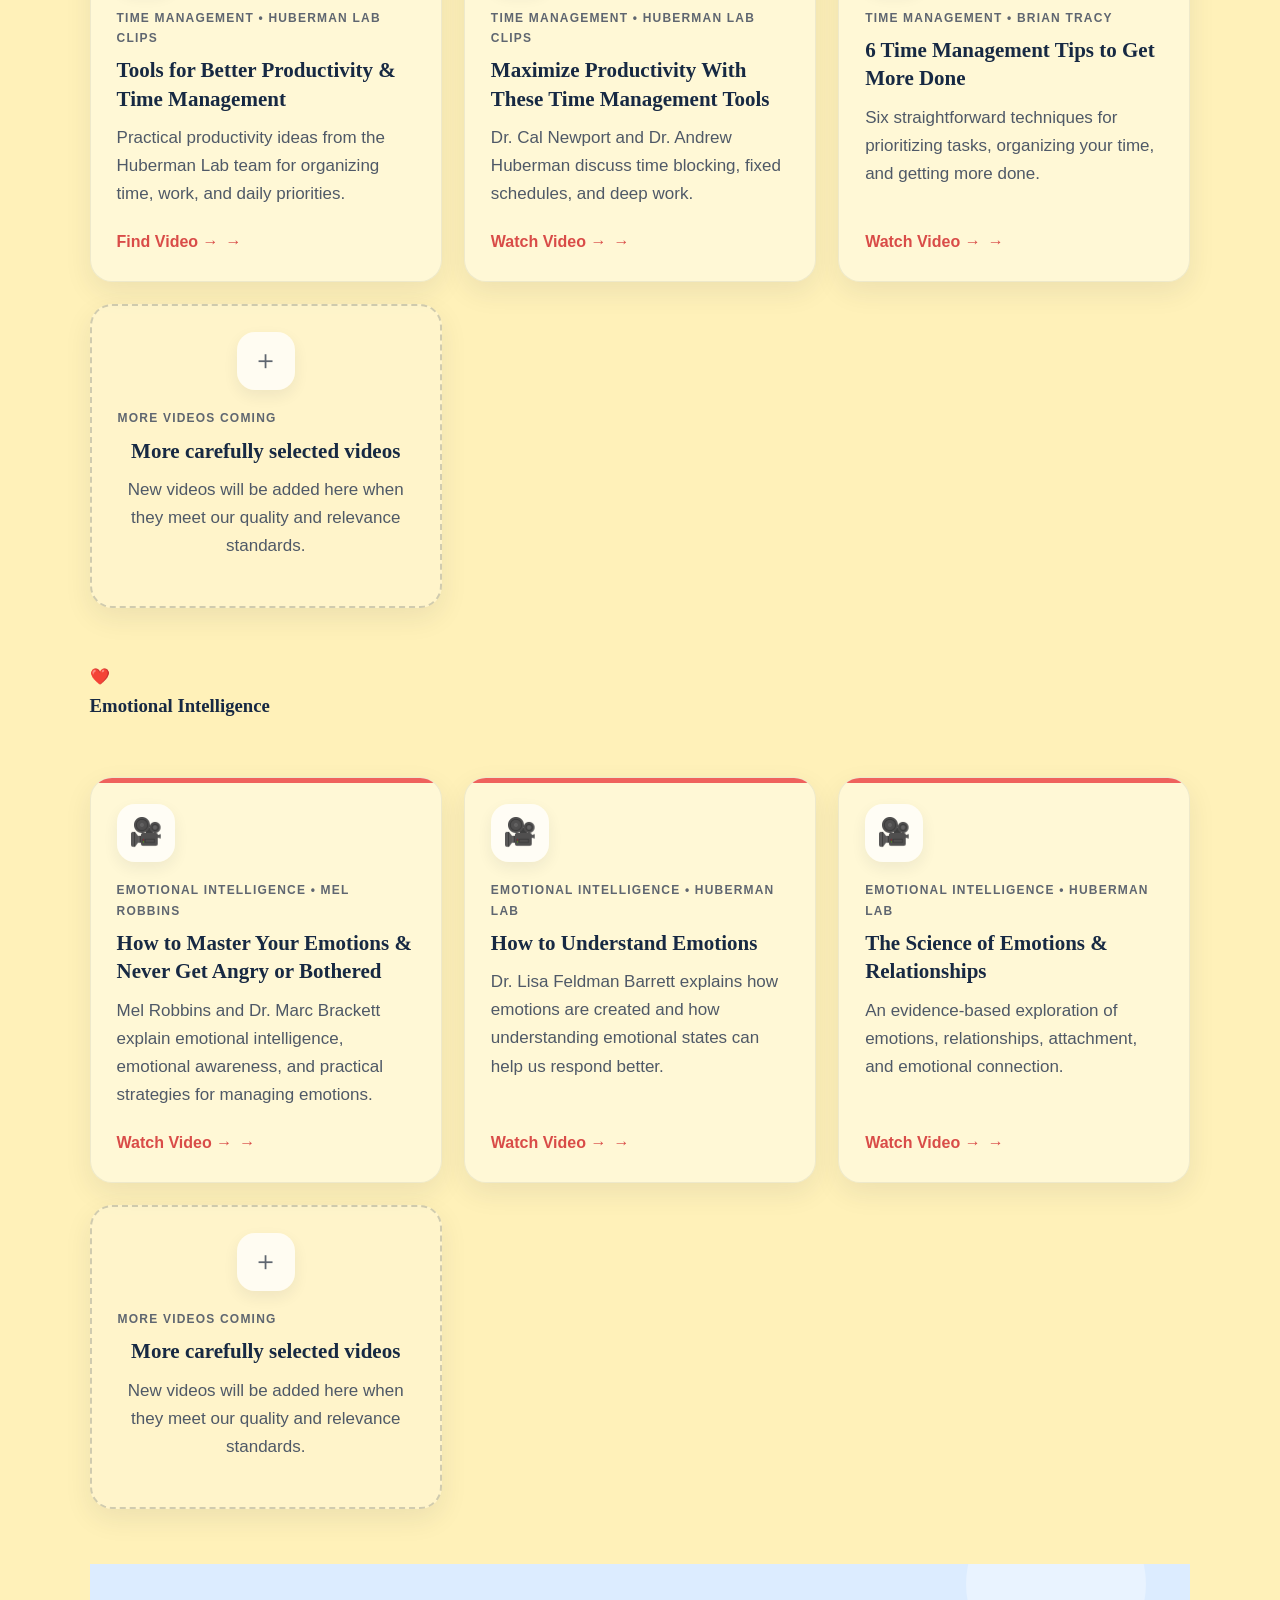
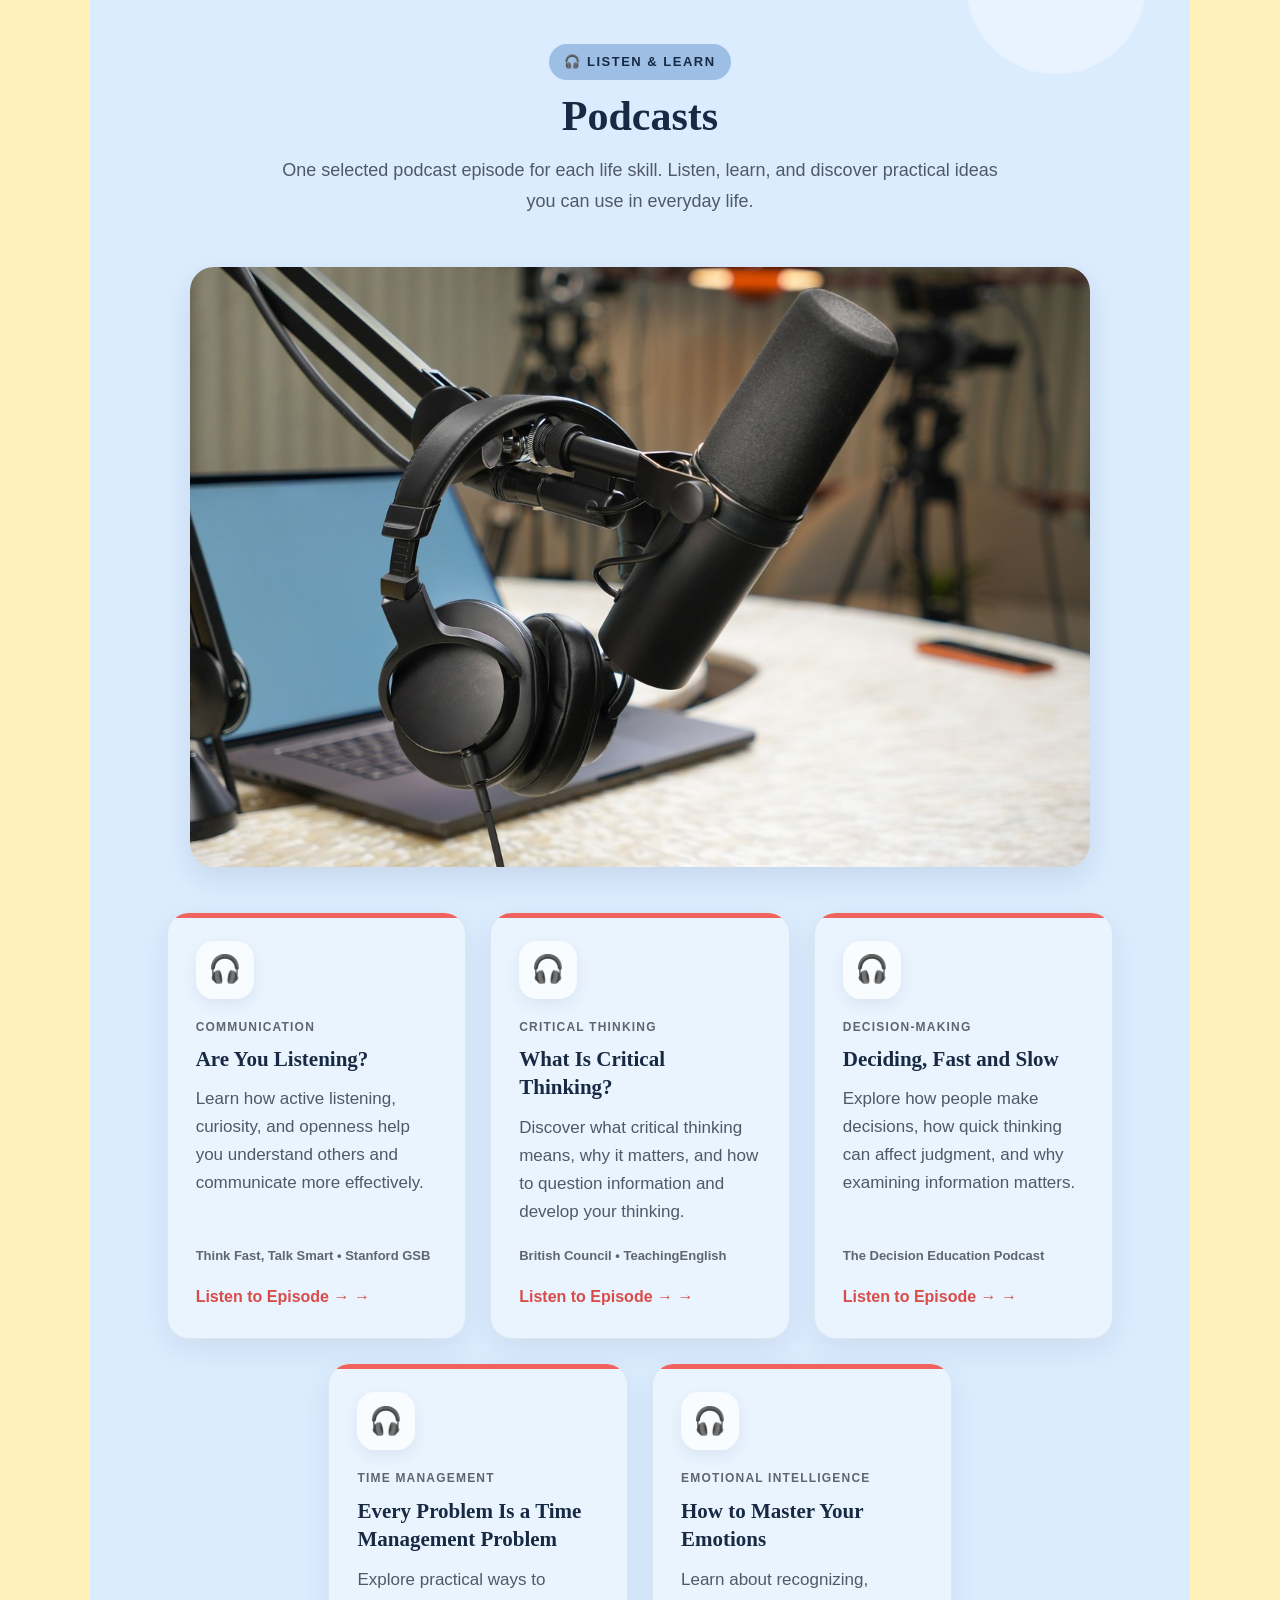
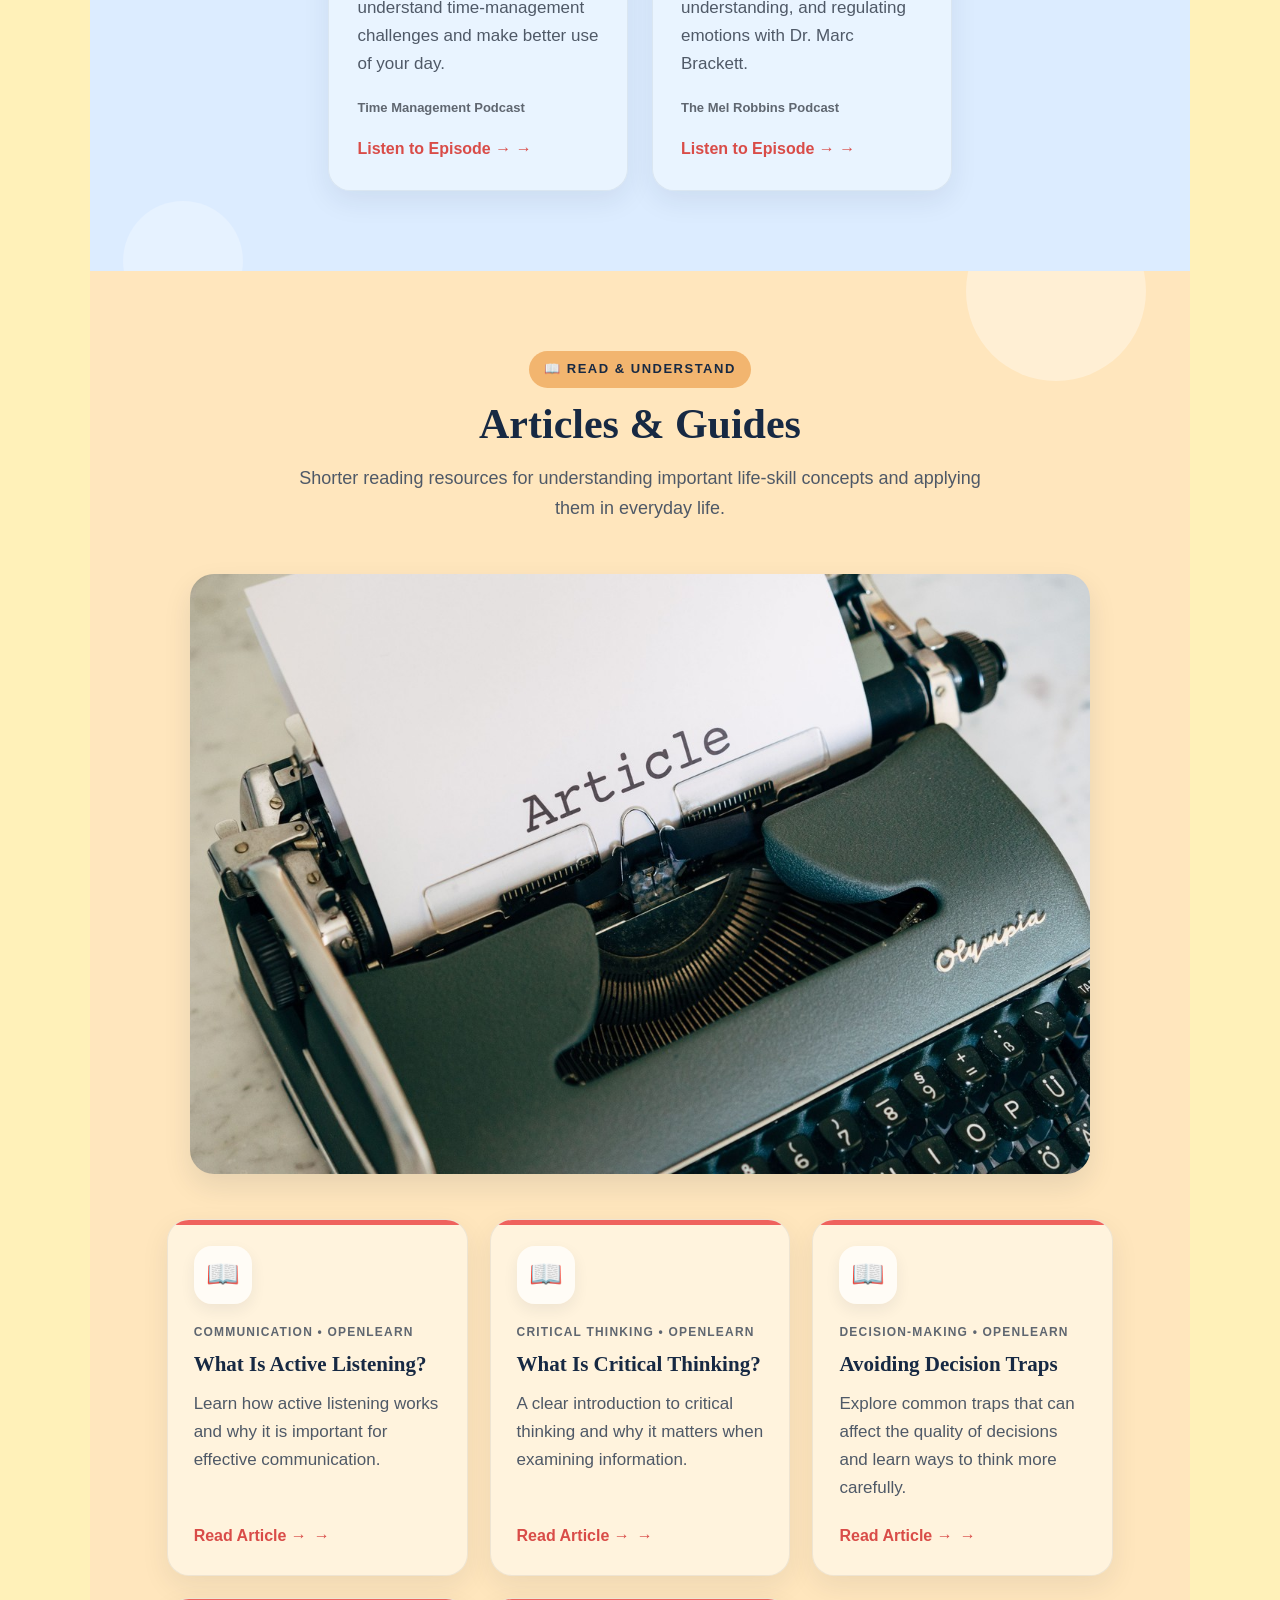
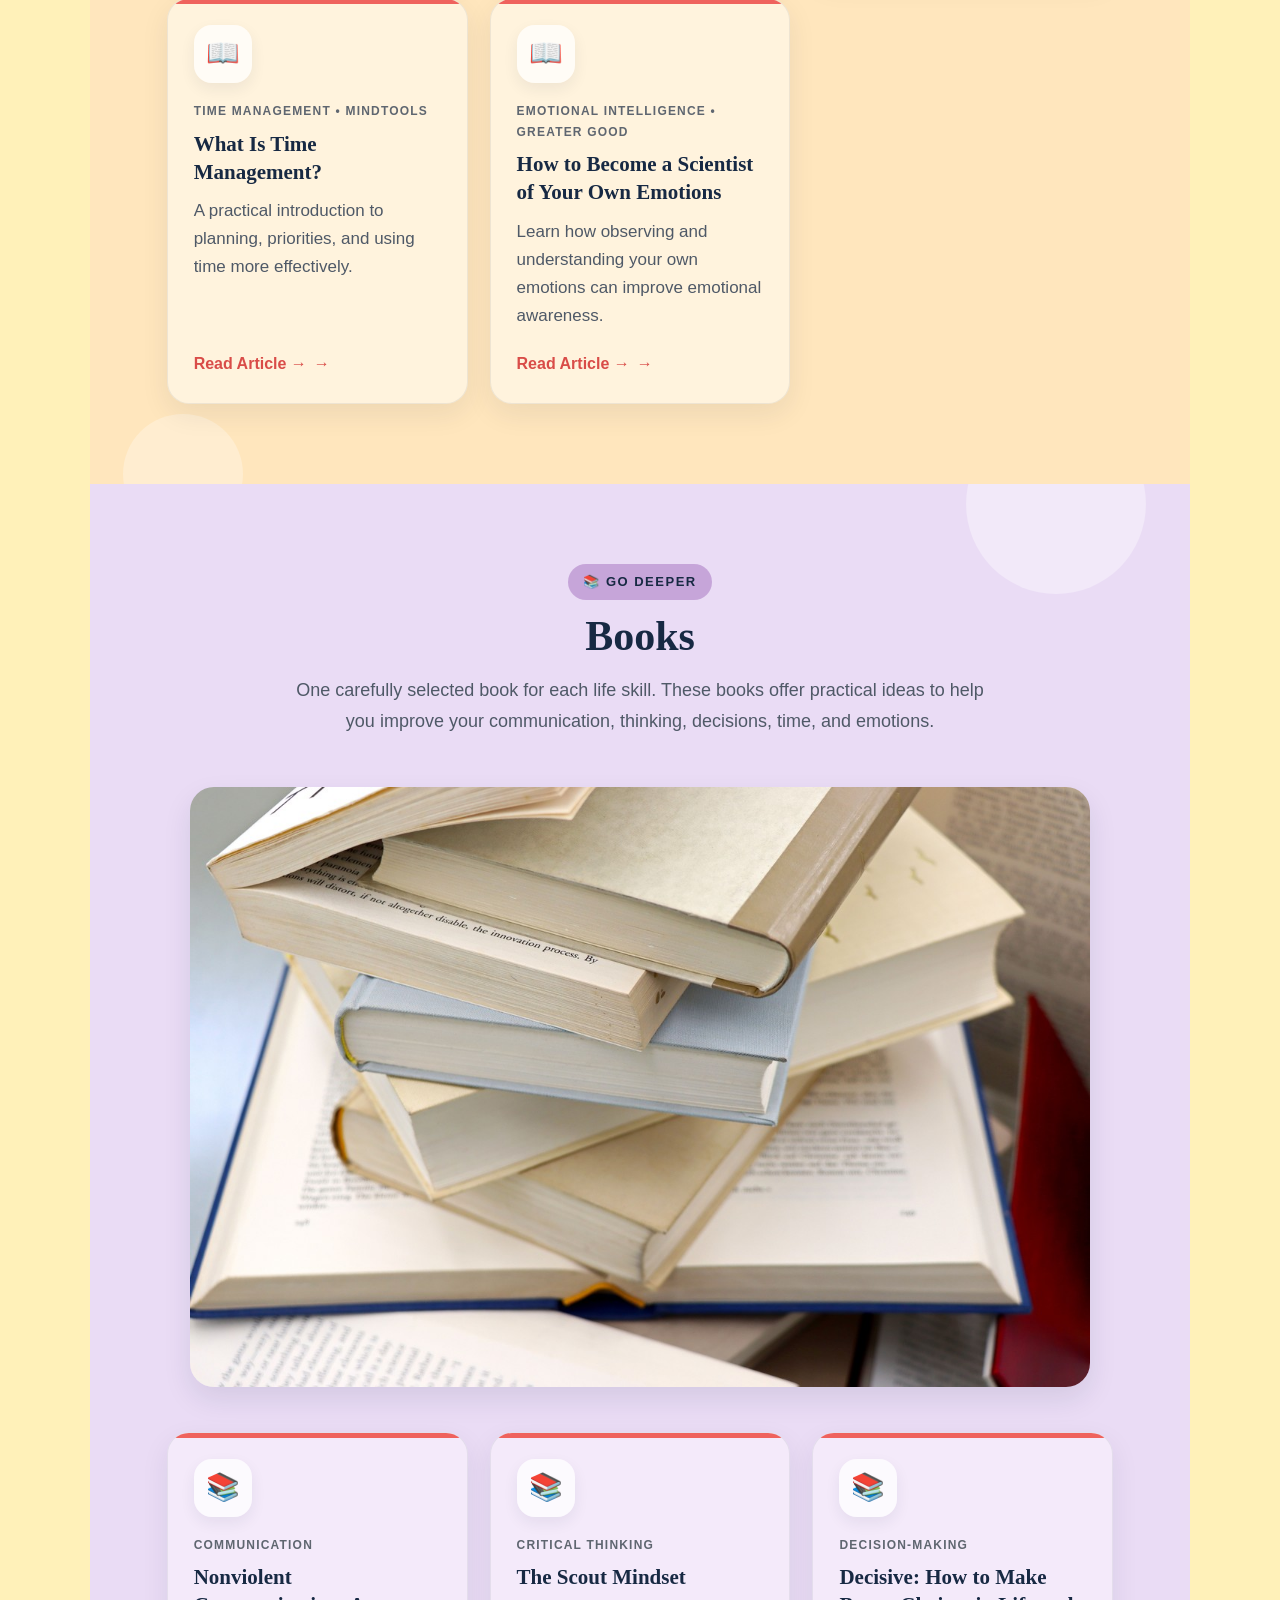
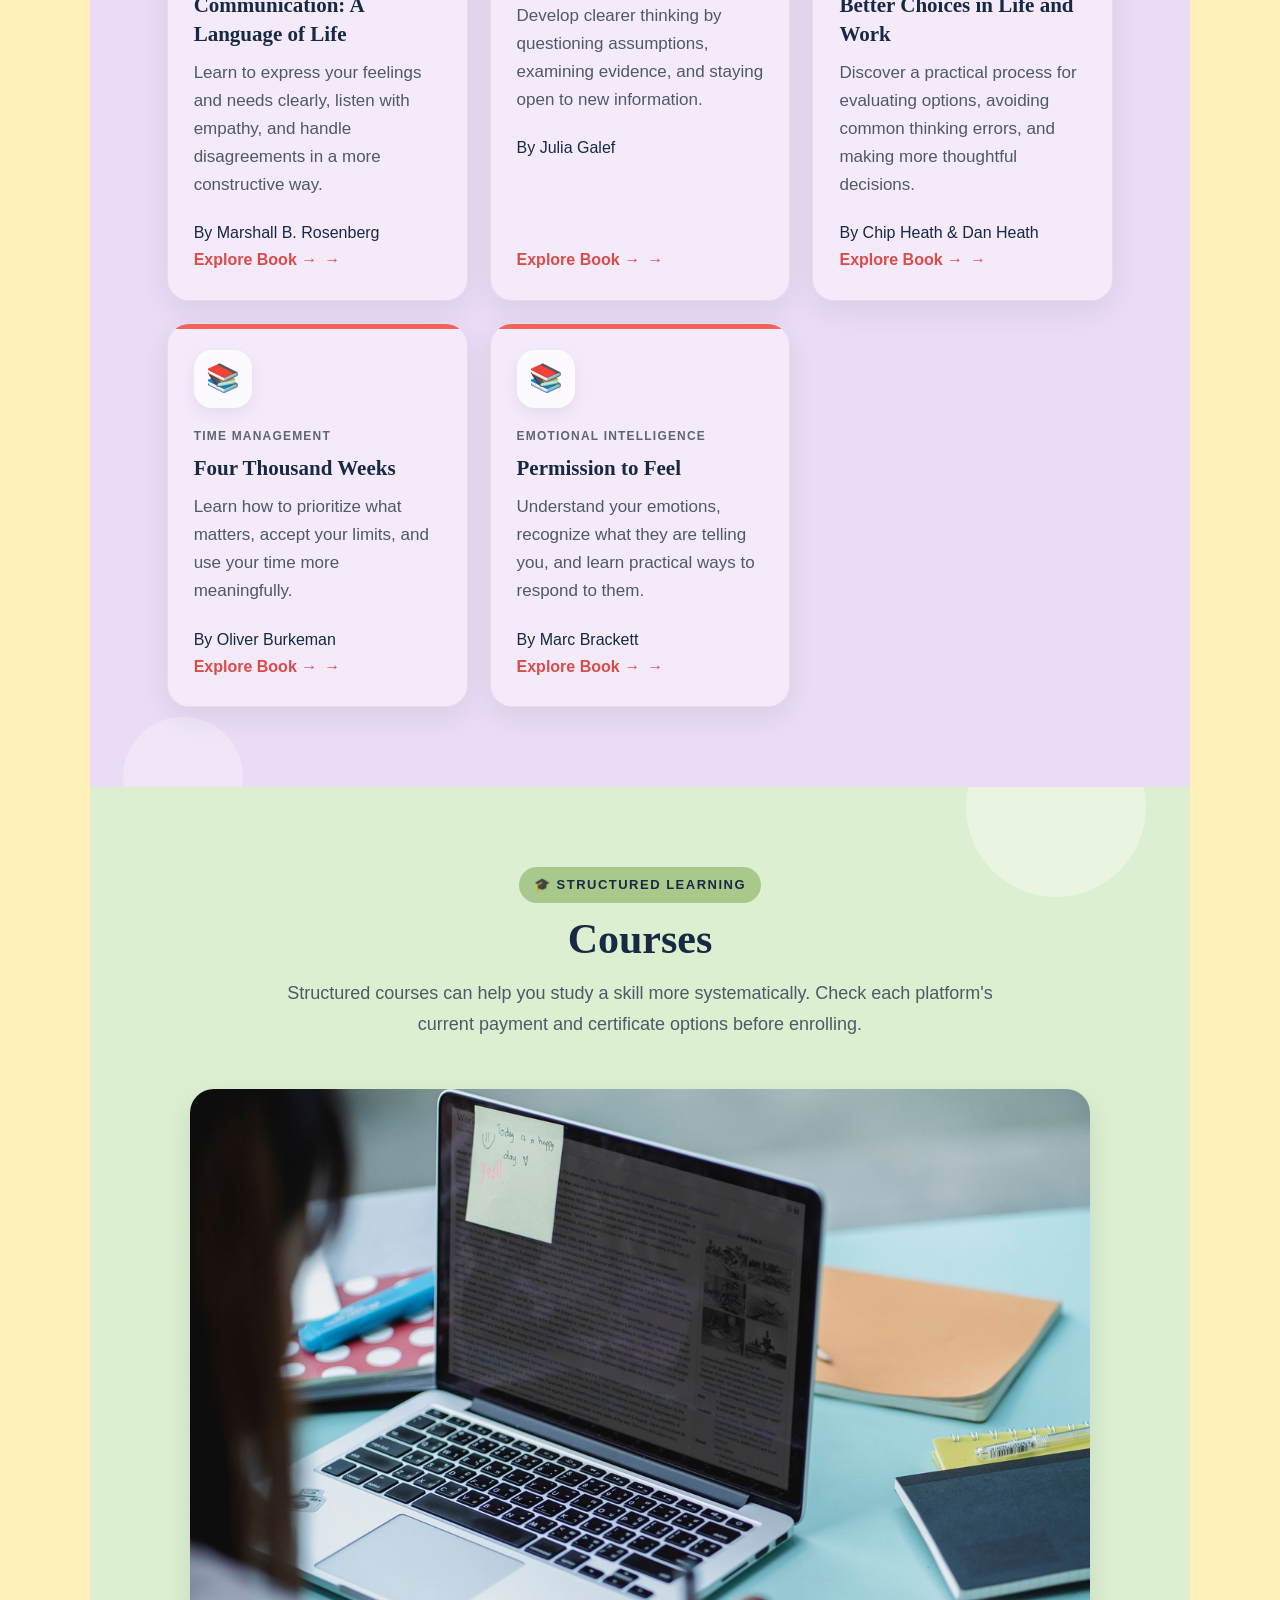
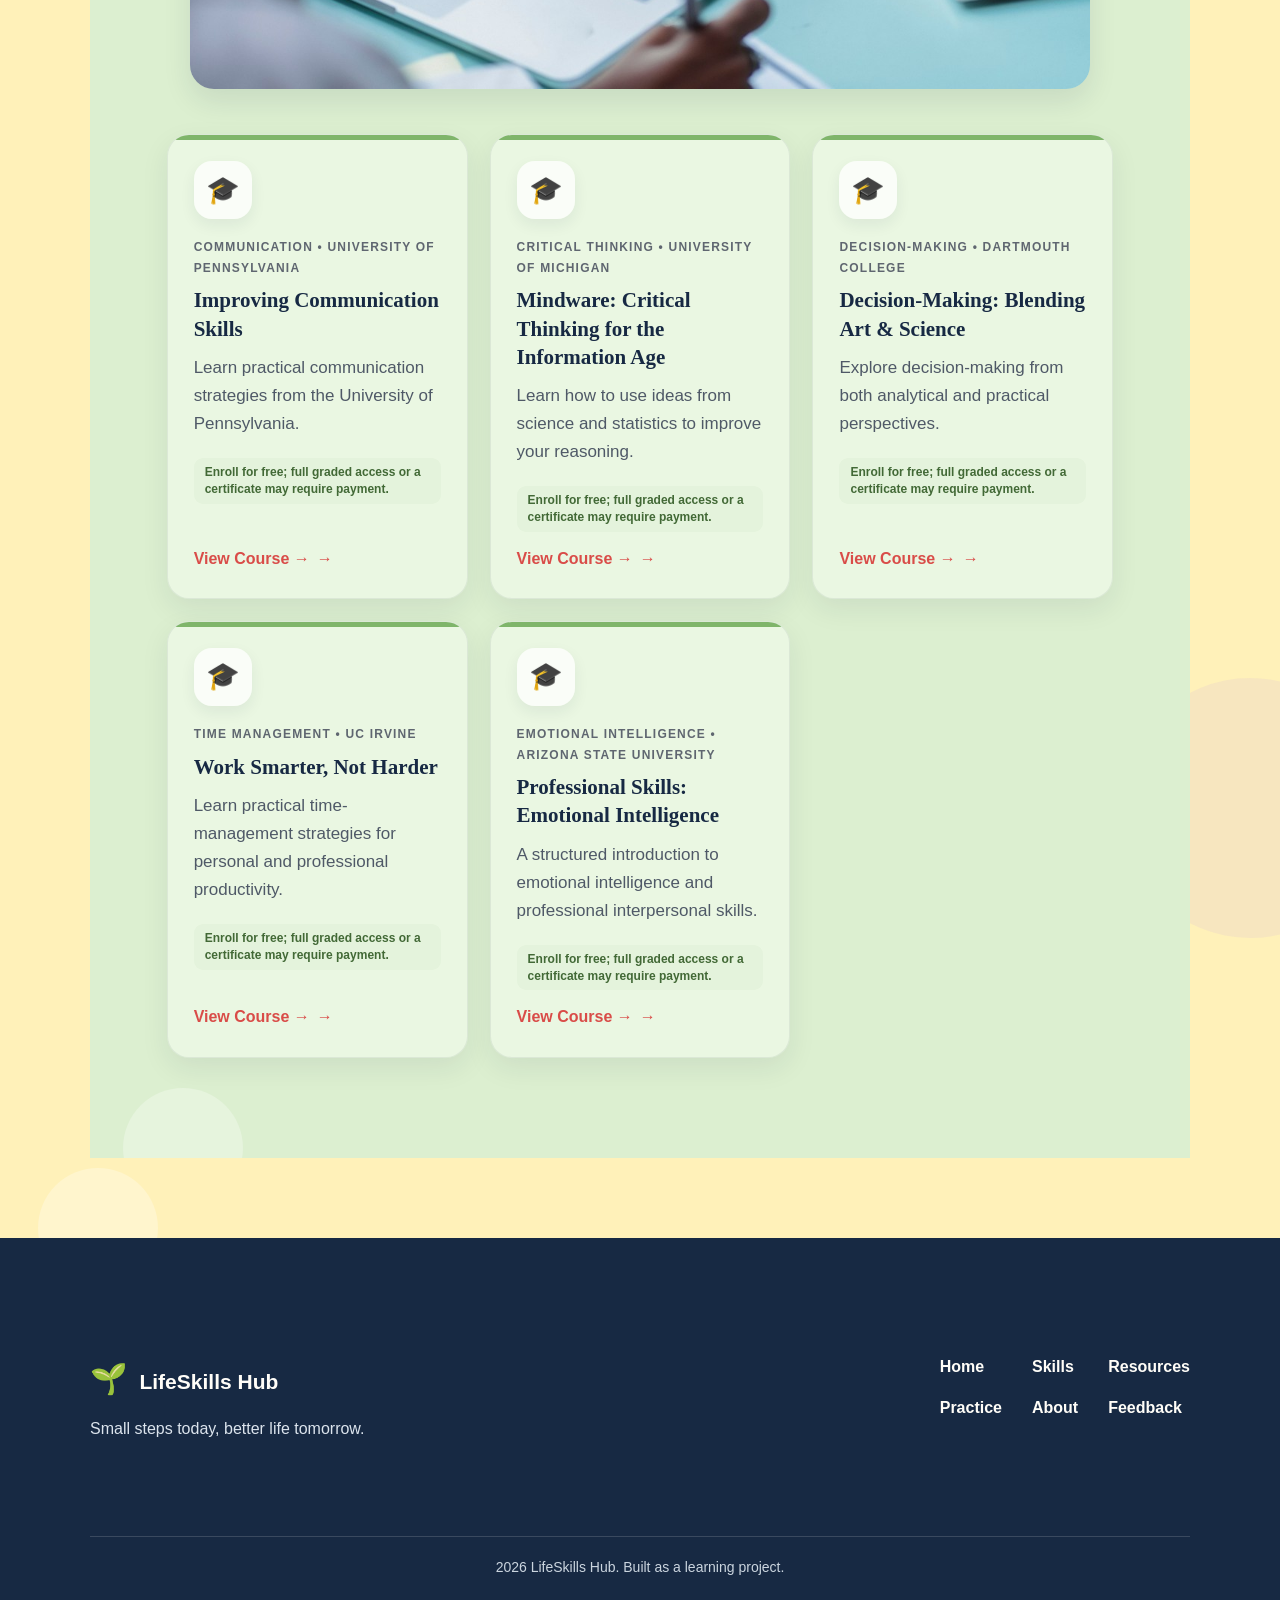
<file: pages/resources.html>
<!DOCTYPE html>
<html lang="en">
<head>
    <meta charset="UTF-8">
    <meta name="viewport" content="width=device-width, initial-scale=1.0">

    <title>Resources | LifeSkills Hub</title>

    <link rel="stylesheet" href="../variables.css">
    <link rel="stylesheet" href="../style.css">

    <!-- Google tag (gtag.js) -->
     <script async src="https://www.googletagmanager.com/gtag/js?id=G-V88TLDXDJP"></script>
     <script>
     window.dataLayer = window.dataLayer || [];
     function gtag(){dataLayer.push(arguments);}
     gtag('js', new Date());

     gtag('config', 'G-V88TLDXDJP');
    </script>
    
</head>

<body>

    <!-- ================= HEADER ================= -->

    <header class="site-header">
        <div class="container header-container">

            <a href="../index.html" class="brand">
                <span class="brand-icon">🌱</span>
                <span>LifeSkills Hub</span>
            </a>

            <nav class="main-navigation">
                <a href="../index.html">Home</a>
                <a href="skills.html">Skills</a>
                <a href="resources.html" class="active">Resources</a>
                <a href="practice.html">Practice</a>
                <a href="about.html">About</a>
                <a href="feedback.html">Feedback</a>
            </nav>

            <a href="skills.html" class="header-button">
                Get Started
            </a>

        </div>
    </header>


    <!-- ================= MAIN ================= -->

    <main>

        <!-- ================= RESOURCE HERO ================= -->

        <section class="resources-hero">

            <div class="resources-hero-content">

                <span class="resources-hero-label">
                    📚 LEARNING LIBRARY
                </span>

                <h1>
                    Explore Trusted Learning Resources
                </h1>

                <p>
                    Learn practical life skills through carefully selected
                    videos, podcasts, articles, books, and courses from
                    educators, researchers, universities, and trusted experts.
                </p>

                <div class="resources-hero-buttons">

                    <a href="#videos" class="resource-hero-button primary-resource-button">
                        Explore Resources
                    </a>

                    <a href="skills.html" class="resource-hero-button secondary-resource-button">
                        Explore Skills
                    </a>

                </div>

            </div>

            <div class="resources-hero-image">

                <img
                    src="../images/resources-hero.jpg"
                    alt="Learning resources including videos, podcasts, articles, books, and courses"
                >

            </div>

        </section>


        <!-- ================= RESOURCE LIBRARY ================= -->

        <section class="resource-library">


            <!-- ================================================= -->
            <!-- ===================== VIDEOS ==================== -->
            <!-- ================================================= -->

            <section class="resource-category videos-section" id="videos">

                <div class="resource-section-heading">

                    <span class="resource-section-label">
                        🎥 WATCH & LEARN
                    </span>

                    <h2>Videos</h2>

                    <p>
                        Clear and practical talks from experts, researchers,
                        educators, and experienced professionals.
                    </p>

                </div>

                <div class="resource-category-image">

                    <img
                        src="../images/resources-videos.jpg"
                        alt="Young adult learning from an educational video"
                    >

                </div>


                <!-- COMMUNICATION -->

                <div class="resource-skill-group">

                    <div class="resource-skill-group" id="communication">
                        <span>💬</span>
                        <h3>Communication</h3>
                    </div>

                    <div class="resource-items-grid">

                        <article class="resource-item video-item">

                            <div class="resource-item-icon">🎥</div>

                            <div class="resource-item-content">

                                <span class="resource-type">
                                    COMMUNICATION • TED
                                </span>

                                <h4>
                                    10 Ways to Have a Better Conversation
                                </h4>

                                <p>
                                    Celeste Headlee shares ten practical rules
                                    for having clearer, more thoughtful, and
                                    more meaningful conversations.
                                </p>

                                <a
                                    href="https://www.ted.com/talks/celeste_headlee_10_ways_to_have_a_better_conversation"
                                    target="_blank"
                                    rel="noopener noreferrer"
                                    class="resource-link">
                                    Watch Video →
                                </a>

                            </div>

                        </article>


                        <article class="resource-item video-item">

                            <div class="resource-item-icon">🎥</div>

                            <div class="resource-item-content">

                                <span class="resource-type">
                                    COMMUNICATION • TEDx
                                </span>

                                <h4>
                                    The Science Behind Dramatically Better Conversations
                                </h4>

                                <p>
                                    Charles Duhigg explains research-based
                                    approaches to asking better questions and
                                    creating more meaningful conversations.
                                </p>

                                <a
                                    href="https://www.ted.com/talks/charles_duhigg_the_science_behind_dramatically_better_conversations_sep_2025"
                                    target="_blank"
                                    rel="noopener noreferrer"
                                    class="resource-link">
                                    Watch Video →
                                </a>

                            </div>

                        </article>


                        <article class="resource-item video-item">

                            <div class="resource-item-icon">🎥</div>

                            <div class="resource-item-content">

                                <span class="resource-type">
                                    COMMUNICATION • MEL ROBBINS
                                </span>

                                <h4>
                                    How to Communicate With Confidence &amp; Ease
                                </h4>

                                <p>
                                    Mel Robbins talks with Harvard professor
                                    Dr. Alison Wood Brooks about research-backed
                                    ways to communicate with more confidence,
                                    clarity, and ease.
                                </p>

                                <a
                                    href="https://www.youtube.com/watch?v=5yCqhY1D-VE"
                                    target="_blank"
                                    rel="noopener noreferrer"
                                    class="resource-link">
                                    Watch Video →
                                </a>

                            </div>

                        </article>


                        <!-- FUTURE VIDEO SLOT -->

                        <article class="resource-item resource-placeholder">

                            <div class="resource-item-icon">＋</div>

                            <div class="resource-item-content">

                                <span class="resource-type">
                                    MORE VIDEOS COMING
                                </span>

                                <h4>
                                    More carefully selected videos
                                </h4>

                                <p>
                                    New videos will be added here when they
                                    meet our quality and relevance standards.
                                </p>

                            </div>

                        </article>

                    </div>

                </div>


                <!-- CRITICAL THINKING -->

                <div class="resource-skill-group">

                    <div class="resource-skill-group" id="critical-thinking">
                        <span>🧠</span>
                        <h3>Critical Thinking</h3>
                    </div>

                    <div class="resource-items-grid">

                        <article class="resource-item video-item">

                            <div class="resource-item-icon">🎥</div>

                            <div class="resource-item-content">

                                <span class="resource-type">
                                    CRITICAL THINKING • PHIL MCKINNEY
                                </span>

                                <h4>
                                    How to Improve Your Critical Thinking Skills
                                </h4>

                                <p>
                                    A practical introduction to evaluating
                                    information, reasoning carefully, and
                                    strengthening your problem-solving skills.
                                </p>

                                <a
                                    href="https://www.philmckinney.com/how-to-improve-your-critical-thinking-skills/"
                                    target="_blank"
                                    rel="noopener noreferrer"
                                    class="resource-link">
                                    Watch Video →
                                </a>

                            </div>

                        </article>


                        <article class="resource-item video-item">

                            <div class="resource-item-icon">🎥</div>

                            <div class="resource-item-content">

                                <span class="resource-type">
                                    CRITICAL THINKING • TEDx
                                </span>

                                <h4>
                                    4 Tips for Developing Critical Thinking Skills
                                </h4>

                                <p>
                                    Steve Pearlman presents four practical
                                    approaches for building stronger
                                    critical-thinking habits.
                                </p>

                                <a
                                    href="https://www.tedxcapemay.com/talks-2024"
                                    target="_blank"
                                    rel="noopener noreferrer"
                                    class="resource-link">
                                    View Talk →
                                </a>

                            </div>

                        </article>


                        <article class="resource-item video-item">

                            <div class="resource-item-icon">🎥</div>

                            <div class="resource-item-content">

                                <span class="resource-type">
                                    CRITICAL THINKING • TEDx
                                </span>

                                <h4>
                                    Encourage Critical Thinking With 3 Questions
                                </h4>

                                <p>
                                    Brian Oshiro introduces three simple
                                    questions that can help people examine
                                    ideas more carefully.
                                </p>

                                <a
                                    href="https://www.ted.com/talks/brian_oshiro_encourage_critical_thinking_with_3_questions"
                                    target="_blank"
                                    rel="noopener noreferrer"
                                    class="resource-link">
                                    Watch Video →
                                </a>

                            </div>

                        </article>


                        <article class="resource-item resource-placeholder">

                            <div class="resource-item-icon">＋</div>

                            <div class="resource-item-content">

                                <span class="resource-type">
                                    MORE VIDEOS COMING
                                </span>

                                <h4>
                                    More carefully selected videos
                                </h4>

                                <p>
                                    New videos will be added here when they
                                    meet our quality and relevance standards.
                                </p>

                            </div>

                        </article>

                    </div>

                </div>


                <!-- DECISION MAKING -->

                <div class="resource-skill-group">

                    <div class="resource-skill-group" id="decision-making">
                        <span>🎯</span>
                        <h3>Decision-Making</h3>
                    </div>

                    <div class="resource-items-grid">

                        <article class="resource-item video-item">

                            <div class="resource-item-icon">🎥</div>

                            <div class="resource-item-content">

                                <span class="resource-type">
                                    DECISION-MAKING • TEDx
                                </span>

                                <h4>
                                    Before You Decide: 3 Steps to Better Decision Making
                                </h4>

                                <p>
                                    Matthew Confer presents a simple
                                    three-step method for improving decisions
                                    before taking action.
                                </p>

                                <a
                                    href="https://www.ted.com/talks/matthew_confer_before_you_decide_3_steps_to_better_decision_making"
                                    target="_blank"
                                    rel="noopener noreferrer"
                                    class="resource-link">
                                    Watch Video →
                                </a>

                            </div>

                        </article>


                        <article class="resource-item video-item">

                            <div class="resource-item-icon">🎥</div>

                            <div class="resource-item-content">

                                <span class="resource-type">
                                    DECISION-MAKING • MEL ROBBINS
                                </span>

                                <h4>
                                    How to Make a Decision You Won’t Regret Later
                                </h4>

                                <p>
                                    Mel Robbins discusses practical ways to
                                    approach difficult choices and move through
                                    uncertainty with greater confidence.
                                </p>

                                <a
                                    href="https://www.melrobbins.com/episode/episode-212/"
                                    target="_blank"
                                    rel="noopener noreferrer"
                                    class="resource-link">
                                    Watch &amp; Learn →
                                </a>

                            </div>

                        </article>


                        <article class="resource-item resource-placeholder">

                            <div class="resource-item-icon">＋</div>

                            <div class="resource-item-content">

                                <span class="resource-type">
                                    MORE VIDEOS COMING
                                </span>

                                <h4>
                                    More carefully selected videos
                                </h4>

                                <p>
                                    New videos will be added here when they
                                    meet our quality and relevance standards.
                                </p>

                            </div>

                        </article>

                    </div>

                </div>


                <!-- TIME MANAGEMENT -->

                <div class="resource-skill-group">

                    <div class="resource-skill-group" id="time-management">
                        <span>⏰</span>
                        <h3>Time Management</h3>
                    </div>

                    <div class="resource-items-grid">

                        <article class="resource-item video-item">

                            <div class="resource-item-icon">🎥</div>

                            <div class="resource-item-content">

                                <span class="resource-type">
                                    TIME MANAGEMENT • HUBERMAN LAB CLIPS
                                </span>

                                <h4>
                                    Tools for Better Productivity &amp; Time Management
                                </h4>

                                <p>
                                    Practical productivity ideas from the
                                    Huberman Lab team for organizing time,
                                    work, and daily priorities.
                                </p>

                                <a
                                    href="https://www.youtube.com/results?search_query=Tools+for+Better+Productivity+Time+Management+Huberman+Lab+Clips"
                                    target="_blank"
                                    rel="noopener noreferrer"
                                    class="resource-link">
                                    Find Video →
                                </a>

                            </div>

                        </article>


                        <article class="resource-item video-item">

                            <div class="resource-item-icon">🎥</div>

                            <div class="resource-item-content">

                                <span class="resource-type">
                                    TIME MANAGEMENT • HUBERMAN LAB CLIPS
                                </span>

                                <h4>
                                    Maximize Productivity With These Time Management Tools
                                </h4>

                                <p>
                                    Dr. Cal Newport and Dr. Andrew Huberman
                                    discuss time blocking, fixed schedules,
                                    and deep work.
                                </p>

                                <a
                                    href="https://www.youtube.com/watch?v=T4dser6ssp0"
                                    target="_blank"
                                    rel="noopener noreferrer"
                                    class="resource-link">
                                    Watch Video →
                                </a>

                            </div>

                        </article>


                        <article class="resource-item video-item">

                            <div class="resource-item-icon">🎥</div>

                            <div class="resource-item-content">

                                <span class="resource-type">
                                    TIME MANAGEMENT • BRIAN TRACY
                                </span>

                                <h4>
                                    6 Time Management Tips to Get More Done
                                </h4>

                                <p>
                                    Six straightforward techniques for
                                    prioritizing tasks, organizing your time,
                                    and getting more done.
                                </p>

                                <a
                                    href="https://www.youtube.com/watch?v=He0XiDnAH_Y"
                                    target="_blank"
                                    rel="noopener noreferrer"
                                    class="resource-link">
                                    Watch Video →
                                </a>

                            </div>

                        </article>


                        <article class="resource-item resource-placeholder">

                            <div class="resource-item-icon">＋</div>

                            <div class="resource-item-content">

                                <span class="resource-type">
                                    MORE VIDEOS COMING
                                </span>

                                <h4>
                                    More carefully selected videos
                                </h4>

                                <p>
                                    New videos will be added here when they
                                    meet our quality and relevance standards.
                                </p>

                            </div>

                        </article>

                    </div>

                </div>


                <!-- EMOTIONAL INTELLIGENCE -->

                <div class="resource-skill-group">

                    <div class="resource-skill-group" id="emotional-intelligence">
                        <span>❤️</span>
                        <h3>Emotional Intelligence</h3>
                    </div>

                    <div class="resource-items-grid">

                        <article class="resource-item video-item">

                            <div class="resource-item-icon">🎥</div>

                            <div class="resource-item-content">

                                <span class="resource-type">
                                    EMOTIONAL INTELLIGENCE • MEL ROBBINS
                                </span>

                                <h4>
                                    How to Master Your Emotions &amp; Never Get Angry or Bothered
                                </h4>

                                <p>
                                    Mel Robbins and Dr. Marc Brackett explain
                                    emotional intelligence, emotional awareness,
                                    and practical strategies for managing emotions.
                                </p>

                                <a
                                    href="https://www.youtube.com/watch?v=SWvHZkkrAjc"
                                    target="_blank"
                                    rel="noopener noreferrer"
                                    class="resource-link">
                                    Watch Video →
                                </a>

                            </div>

                        </article>


                        <article class="resource-item video-item">

                            <div class="resource-item-icon">🎥</div>

                            <div class="resource-item-content">

                                <span class="resource-type">
                                    EMOTIONAL INTELLIGENCE • HUBERMAN LAB
                                </span>

                                <h4>
                                    How to Understand Emotions
                                </h4>

                                <p>
                                    Dr. Lisa Feldman Barrett explains how
                                    emotions are created and how understanding
                                    emotional states can help us respond better.
                                </p>

                                <a
                                    href="https://www.hubermanlab.com/episode/dr-lisa-feldman-barrett-how-to-understand-emotions"
                                    target="_blank"
                                    rel="noopener noreferrer"
                                    class="resource-link">
                                    Watch Video →
                                </a>

                            </div>

                        </article>


                        <article class="resource-item video-item">

                            <div class="resource-item-icon">🎥</div>

                            <div class="resource-item-content">

                                <span class="resource-type">
                                    EMOTIONAL INTELLIGENCE • HUBERMAN LAB
                                </span>

                                <h4>
                                    The Science of Emotions &amp; Relationships
                                </h4>

                                <p>
                                    An evidence-based exploration of emotions,
                                    relationships, attachment, and emotional
                                    connection.
                                </p>

                                <a
                                    href="https://www.hubermanlab.com/episode/the-science-of-emotions-relationships"
                                    target="_blank"
                                    rel="noopener noreferrer"
                                    class="resource-link">
                                    Watch Video →
                                </a>

                            </div>

                        </article>


                        <article class="resource-item resource-placeholder">

                            <div class="resource-item-icon">＋</div>

                            <div class="resource-item-content">

                                <span class="resource-type">
                                    MORE VIDEOS COMING
                                </span>

                                <h4>
                                    More carefully selected videos
                                </h4>

                                <p>
                                    New videos will be added here when they
                                    meet our quality and relevance standards.
                                </p>

                            </div>

                        </article>

                    </div>

                </div>


            <!-- ================================================= -->
            <!-- ===================== PODCASTS================== -->
            <!-- ================================================= -->


 <section class="resource-category podcasts-section" id="podcasts">

    <div class="resource-section-heading">
        <span class="resource-section-label">🎧 LISTEN &amp; LEARN</span>

        <h2>Podcasts</h2>

        <p>
            One selected podcast episode for each life skill.
            Listen, learn, and discover practical ideas you can use
            in everyday life.
        </p>
    </div>

    <div class="resource-category-image">
        <img
            src="../images/resources-podcasts.jpg"
            alt="Young adult listening to a podcast with headphones"
        >
    </div>

    <div class="podcast-cards-grid">

        <!-- COMMUNICATION -->
        <article class="resource-item podcast-item communication-podcast">

            <div class="resource-item-icon">🎧</div>

            <div class="resource-item-content">
                <span class="resource-type">COMMUNICATION</span>

                <h4>Are You Listening?</h4>

                <p>
                    Learn how active listening, curiosity, and openness
                    help you understand others and communicate more effectively.
                </p>

                <span class="podcast-source">Think Fast, Talk Smart • Stanford GSB</span>

                <a
                    href="https://podcasts.apple.com/us/podcast/57-are-you-listening-how-to-stay-open-and-curious-to/id1494989268?i=1000558765067"
                    target="_blank"
                    rel="noopener noreferrer"
                    class="resource-link">
                    Listen to Episode →
                </a>
            </div>

        </article>

        <!-- CRITICAL THINKING -->
        <article class="resource-item podcast-item critical-podcast">

            <div class="resource-item-icon">🎧</div>

            <div class="resource-item-content">
                <span class="resource-type">CRITICAL THINKING</span>

                <h4>What Is Critical Thinking?</h4>

                <p>
                    Discover what critical thinking means, why it matters,
                    and how to question information and develop your thinking.
                </p>

                <span class="podcast-source">British Council • TeachingEnglish</span>

                <a
                    href="https://podcasts.apple.com/us/podcast/what-is-critical-thinking-and-how-can-we-integrate-it/id1596131549?i=1000657346032"
                    target="_blank"
                    rel="noopener noreferrer"
                    class="resource-link">
                    Listen to Episode →
                </a>
            </div>

        </article>

        <!-- DECISION-MAKING -->
        <article class="resource-item podcast-item decision-podcast">

            <div class="resource-item-icon">🎧</div>

            <div class="resource-item-content">
                <span class="resource-type">DECISION-MAKING</span>

                <h4>Deciding, Fast and Slow</h4>

                <p>
                    Explore how people make decisions, how quick thinking
                    can affect judgment, and why examining information matters.
                </p>

                <span class="podcast-source">The Decision Education Podcast</span>

                <a
                    href="https://podcasts.apple.com/us/podcast/episode-022-deciding-fast-and-slow-with-dr-daniel-kahneman/id1536587957?i=1000621615068"
                    target="_blank"
                    rel="noopener noreferrer"
                    class="resource-link">
                    Listen to Episode →
                </a>
            </div>

        </article>

        <!-- TIME MANAGEMENT -->
        <article class="resource-item podcast-item time-podcast">

            <div class="resource-item-icon">🎧</div>

            <div class="resource-item-content">
                <span class="resource-type">TIME MANAGEMENT</span>

                <h4>Every Problem Is a Time Management Problem</h4>

                <p>
                    Explore practical ways to understand time-management
                    challenges and make better use of your day.
                </p>

                <span class="podcast-source">Time Management Podcast</span>

                <a
                    href="https://podcasts.apple.com/au/podcast/every-problem-is-a-time-management-problem/id1476403107?i=1000764004182"
                    target="_blank"
                    rel="noopener noreferrer"
                    class="resource-link">
                    Listen to Episode →
                </a>
            </div>

        </article>

        <!-- EMOTIONAL INTELLIGENCE -->
        <article class="resource-item podcast-item emotional-podcast">

            <div class="resource-item-icon">🎧</div>

            <div class="resource-item-content">
                <span class="resource-type">EMOTIONAL INTELLIGENCE</span>

                <h4>How to Master Your Emotions</h4>

                <p>
                    Learn about recognizing, understanding, and regulating
                    emotions with Dr. Marc Brackett.
                </p>

                <span class="podcast-source">The Mel Robbins Podcast</span>

                <a
                    href="https://podcasts.apple.com/us/podcast/how-to-master-your-emotions-never-get-angry-or-bothered/id1646101002?i=1000776938131"
                    target="_blank"
                    rel="noopener noreferrer"
                    class="resource-link">
                    Listen to Episode →
                </a>
            </div>

        </article>

    </div>

</section>
                

 
            <!-- ================================================= -->
            <!-- ===================== ARTICLES ================== -->
            <!-- ================================================= -->

            <section class="resource-category articles-section" id="articles">

                <div class="resource-section-heading">

                    <span class="resource-section-label">
                        📖 READ &amp; UNDERSTAND
                    </span>

                    <h2>Articles &amp; Guides</h2>

                    <p>
                        Shorter reading resources for understanding important
                        life-skill concepts and applying them in everyday life.
                    </p>

                </div>

                <div class="resource-category-image">

                    <img
                        src="../images/resources-articles.jpg"
                        alt="Young adult reading and learning from an article"
                    >

                </div>


                <div class="resource-items-grid article-library-grid">

                    <article class="resource-item article-item">

                        <div class="resource-item-icon">📖</div>

                        <div class="resource-item-content">

                            <span class="resource-type">
                                COMMUNICATION • OPENLEARN
                            </span>

                            <h4>
                                What Is Active Listening?
                            </h4>

                            <p>
                                Learn how active listening works and why it is
                                important for effective communication.
                            </p>

                            <a
                                href="https://www.open.edu/openlearn/mod/oucontent/view.php?id=98509&section=_unit3.2"
                                target="_blank"
                                rel="noopener noreferrer"
                                class="resource-link">
                                Read Article →
                            </a>

                        </div>

                    </article>


                    <article class="resource-item article-item">

                        <div class="resource-item-icon">📖</div>

                        <div class="resource-item-content">

                            <span class="resource-type">
                                CRITICAL THINKING • OPENLEARN
                            </span>

                            <h4>
                                What Is Critical Thinking?
                            </h4>

                            <p>
                                A clear introduction to critical thinking and
                                why it matters when examining information.
                            </p>

                            <a
                                href="https://www.open.edu/openlearn/health-sports-psychology/critically-exploring-psychology/content-section-2.1"
                                target="_blank"
                                rel="noopener noreferrer"
                                class="resource-link">
                                Read Article →
                            </a>

                        </div>

                    </article>


                    <article class="resource-item article-item">

                        <div class="resource-item-icon">📖</div>

                        <div class="resource-item-content">

                            <span class="resource-type">
                                DECISION-MAKING • OPENLEARN
                            </span>

                            <h4>
                                Avoiding Decision Traps
                            </h4>

                            <p>
                                Explore common traps that can affect the quality
                                of decisions and learn ways to think more carefully.
                            </p>

                            <a
                                href="https://www.open.edu/openlearn/money-business/leadership-management/making-decisions/content-section-7.4"
                                target="_blank"
                                rel="noopener noreferrer"
                                class="resource-link">
                                Read Article →
                            </a>

                        </div>

                    </article>


                    <article class="resource-item article-item">

                        <div class="resource-item-icon">📖</div>

                        <div class="resource-item-content">

                            <span class="resource-type">
                                TIME MANAGEMENT • MINDTOOLS
                            </span>

                            <h4>
                                What Is Time Management?
                            </h4>

                            <p>
                                A practical introduction to planning, priorities,
                                and using time more effectively.
                            </p>

                            <a
                                href="https://www.mindtools.com/arb6j5a/what-is-time-management/"
                                target="_blank"
                                rel="noopener noreferrer"
                                class="resource-link">
                                Read Article →
                            </a>

                        </div>

                    </article>


                    <article class="resource-item article-item">

                        <div class="resource-item-icon">📖</div>

                        <div class="resource-item-content">

                            <span class="resource-type">
                                EMOTIONAL INTELLIGENCE • GREATER GOOD
                            </span>

                            <h4>
                                How to Become a Scientist of Your Own Emotions
                            </h4>

                            <p>
                                Learn how observing and understanding your own
                                emotions can improve emotional awareness.
                            </p>

                            <a
                                href="https://greatergood.berkeley.edu/article/item/how_to_become_a_scientist_of_your_own_emotions"
                                target="_blank"
                                rel="noopener noreferrer"
                                class="resource-link">
                                Read Article →
                            </a>

                        </div>

                    </article>

                </div>

            </section>



            <!-- ================================================= -->
            <!-- ======================= BOOKS =================== -->
            <!-- ================================================= -->

 <section class="resource-category books-section" id="books">

    <div class="resource-section-heading">

        <span class="resource-section-label">
            📚 GO DEEPER
        </span>

        <h2>Books</h2>

        <p>
            One carefully selected book for each life skill.
            These books offer practical ideas to help you improve
            your communication, thinking, decisions, time, and emotions.
        </p>

    </div>

    <div class="resource-category-image">

        <img
            src="../images/resources-books.jpg"
            alt="Stack of books for learning and personal growth"
        >

    </div>

    <div class="resource-items-grid book-library-grid">

        <!-- COMMUNICATION -->

        <article class="resource-item book-item">

            <div class="resource-item-icon">📚</div>

            <div class="resource-item-content">

                <span class="resource-type">
                    COMMUNICATION
                </span>

                <h4>
                    Nonviolent Communication: A Language of Life
                </h4>

                <p>
                    Learn to express your feelings and needs clearly,
                    listen with empathy, and handle disagreements
                    in a more constructive way.
                </p>

                <span class="book-author">
                    By Marshall B. Rosenberg
                </span>

                <a
                    href="https://nonviolentcommunication.com/product/nvc/"
                    target="_blank"
                    rel="noopener noreferrer"
                    class="resource-link">
                    Explore Book →
                </a>

            </div>

        </article>


        <!-- CRITICAL THINKING -->

        <article class="resource-item book-item">

            <div class="resource-item-icon">📚</div>

            <div class="resource-item-content">

                <span class="resource-type">
                    CRITICAL THINKING
                </span>

                <h4>
                    The Scout Mindset
                </h4>

                <p>
                    Develop clearer thinking by questioning assumptions,
                    examining evidence, and staying open to new information.
                </p>

                <span class="book-author">
                    By Julia Galef
                </span>

                <a
                    href="https://www.penguinrandomhouse.com/books/555240/the-scout-mindset-by-julia-galef/"
                    target="_blank"
                    rel="noopener noreferrer"
                    class="resource-link">
                    Explore Book →
                </a>

            </div>

        </article>


        <!-- DECISION-MAKING -->

        <article class="resource-item book-item">

            <div class="resource-item-icon">📚</div>

            <div class="resource-item-content">

                <span class="resource-type">
                    DECISION-MAKING
                </span>

                <h4>
                    Decisive: How to Make Better Choices in Life and Work
                </h4>

                <p>
                    Discover a practical process for evaluating options,
                    avoiding common thinking errors, and making
                    more thoughtful decisions.
                </p>

                <span class="book-author">
                    By Chip Heath &amp; Dan Heath
                </span>

                <a
                    href="https://heathbrothers.com/books/decisive/"
                    target="_blank"
                    rel="noopener noreferrer"
                    class="resource-link">
                    Explore Book →
                </a>

            </div>

        </article>


        <!-- TIME MANAGEMENT -->

        <article class="resource-item book-item">

            <div class="resource-item-icon">📚</div>

            <div class="resource-item-content">

                <span class="resource-type">
                    TIME MANAGEMENT
                </span>

                <h4>
                    Four Thousand Weeks
                </h4>

                <p>
                    Learn how to prioritize what matters, accept
                    your limits, and use your time more meaningfully.
                </p>

                <span class="book-author">
                    By Oliver Burkeman
                </span>

                <a
                    href="https://www.oliverburkeman.com/fourthousandweeks"
                    target="_blank"
                    rel="noopener noreferrer"
                    class="resource-link">
                    Explore Book →
                </a>

            </div>

        </article>


        <!-- EMOTIONAL INTELLIGENCE -->

        <article class="resource-item book-item">

            <div class="resource-item-icon">📚</div>

            <div class="resource-item-content">

                <span class="resource-type">
                    EMOTIONAL INTELLIGENCE
                </span>

                <h4>
                    Permission to Feel
                </h4>

                <p>
                    Understand your emotions, recognize what they
                    are telling you, and learn practical ways
                    to respond to them.
                </p>

                <span class="book-author">
                    By Marc Brackett
                </span>

                <a
                    href="https://marcbrackett.com/permission-to-feel/"
                    target="_blank"
                    rel="noopener noreferrer"
                    class="resource-link">
                    Explore Book →
                </a>

            </div>

        </article>

    </div>

</section>

            <!-- ================================================= -->
            <!-- ===================== COURSES =================== -->
            <!-- ================================================= -->

            <section class="resource-category courses-section" id="courses">

                <div class="resource-section-heading">

                    <span class="resource-section-label">
                        🎓 STRUCTURED LEARNING
                    </span>

                    <h2>Courses</h2>

                    <p>
                        Structured courses can help you study a skill more
                        systematically. Check each platform's current
                        payment and certificate options before enrolling.
                    </p>

                </div>

                <div class="resource-category-image">

                    <img
                        src="../images/resources-courses.jpg"
                        alt="Young adult taking an online course on a laptop"
                    >

                </div>


                <div class="resource-items-grid course-library-grid">


                    <!-- COMMUNICATION -->

                    <article class="resource-item course-item">

                        <div class="resource-item-icon">🎓</div>

                        <div class="resource-item-content">

                            <span class="resource-type">
                                COMMUNICATION • UNIVERSITY OF PENNSYLVANIA
                            </span>

                            <h4>
                                Improving Communication Skills
                            </h4>

                            <p>
                                Learn practical communication strategies from
                                the University of Pennsylvania.
                            </p>

                            <div class="course-status">
                                Enroll for free; full graded access or a
                                certificate may require payment.
                            </div>

                            <a
                                href="https://www.coursera.org/learn/wharton-communication-skills"
                                target="_blank"
                                rel="noopener noreferrer"
                                class="resource-link">
                                View Course →
                            </a>

                        </div>

                    </article>


                    <!-- CRITICAL THINKING -->

                    <article class="resource-item course-item">

                        <div class="resource-item-icon">🎓</div>

                        <div class="resource-item-content">

                            <span class="resource-type">
                                CRITICAL THINKING • UNIVERSITY OF MICHIGAN
                            </span>

                            <h4>
                                Mindware: Critical Thinking for the Information Age
                            </h4>

                            <p>
                                Learn how to use ideas from science and
                                statistics to improve your reasoning.
                            </p>

                            <div class="course-status">
                                Enroll for free; full graded access or a
                                certificate may require payment.
                            </div>

                            <a
                                href="https://www.coursera.org/learn/mindware"
                                target="_blank"
                                rel="noopener noreferrer"
                                class="resource-link">
                                View Course →
                            </a>

                        </div>

                    </article>


                    <!-- DECISION MAKING -->

                    <article class="resource-item course-item">

                        <div class="resource-item-icon">🎓</div>

                        <div class="resource-item-content">

                            <span class="resource-type">
                                DECISION-MAKING • DARTMOUTH COLLEGE
                            </span>

                            <h4>
                                Decision-Making: Blending Art &amp; Science
                            </h4>

                            <p>
                                Explore decision-making from both analytical
                                and practical perspectives.
                            </p>

                            <div class="course-status">
                                Enroll for free; full graded access or a
                                certificate may require payment.
                            </div>

                            <a
                                href="https://www.coursera.org/learn/decision-making-art-and-science"
                                target="_blank"
                                rel="noopener noreferrer"
                                class="resource-link">
                                View Course →
                            </a>

                        </div>

                    </article>


                    <!-- TIME MANAGEMENT -->

                    <article class="resource-item course-item">

                        <div class="resource-item-icon">🎓</div>

                        <div class="resource-item-content">

                            <span class="resource-type">
                                TIME MANAGEMENT • UC IRVINE
                            </span>

                            <h4>
                                Work Smarter, Not Harder
                            </h4>

                            <p>
                                Learn practical time-management strategies for
                                personal and professional productivity.
                            </p>

                            <div class="course-status">
                                Enroll for free; full graded access or a
                                certificate may require payment.
                            </div>

                            <a
                                href="https://www.coursera.org/learn/work-smarter-not-harder"
                                target="_blank"
                                rel="noopener noreferrer"
                                class="resource-link">
                                View Course →
                            </a>

                        </div>

                    </article>


                    <!-- EMOTIONAL INTELLIGENCE -->

                    <article class="resource-item course-item">

                        <div class="resource-item-icon">🎓</div>

                        <div class="resource-item-content">

                            <span class="resource-type">
                                EMOTIONAL INTELLIGENCE • ARIZONA STATE UNIVERSITY
                            </span>

                            <h4>
                                Professional Skills: Emotional Intelligence
                            </h4>

                            <p>
                                A structured introduction to emotional
                                intelligence and professional interpersonal skills.
                            </p>

                            <div class="course-status">
                                Enroll for free; full graded access or a
                                certificate may require payment.
                            </div>

                            <a
                                href="https://www.coursera.org/learn/ps-emotional-intelligence"
                                target="_blank"
                                rel="noopener noreferrer"
                                class="resource-link">
                                View Course →
                            </a>

                        </div>

                    </article>

                </div>

            </section>


        </section>

    </main>


    <!-- ================= FOOTER ================= -->

    <footer class="site-footer">

        <div class="footer-container">

            <div class="footer-brand">
                <span>🌱</span>
                <strong>LifeSkills Hub</strong>
                <p>
                    Small steps today, better life tomorrow.
                </p>
            </div>

            <div class="footer-links">

                <a href="../index.html">Home</a>
                <a href="skills.html">Skills</a>
                <a href="resources.html">Resources</a>
                <a href="practice.html">Practice</a>
                <a href="about.html">About</a>
                <a href="feedback.html">Feedback</a>

            </div>

        </div>

        <div class="footer-bottom">
            <p>
               2026 LifeSkills Hub. Built as a learning project.
            </p>
        </div>

    </footer>

</body>
</html>
</file>
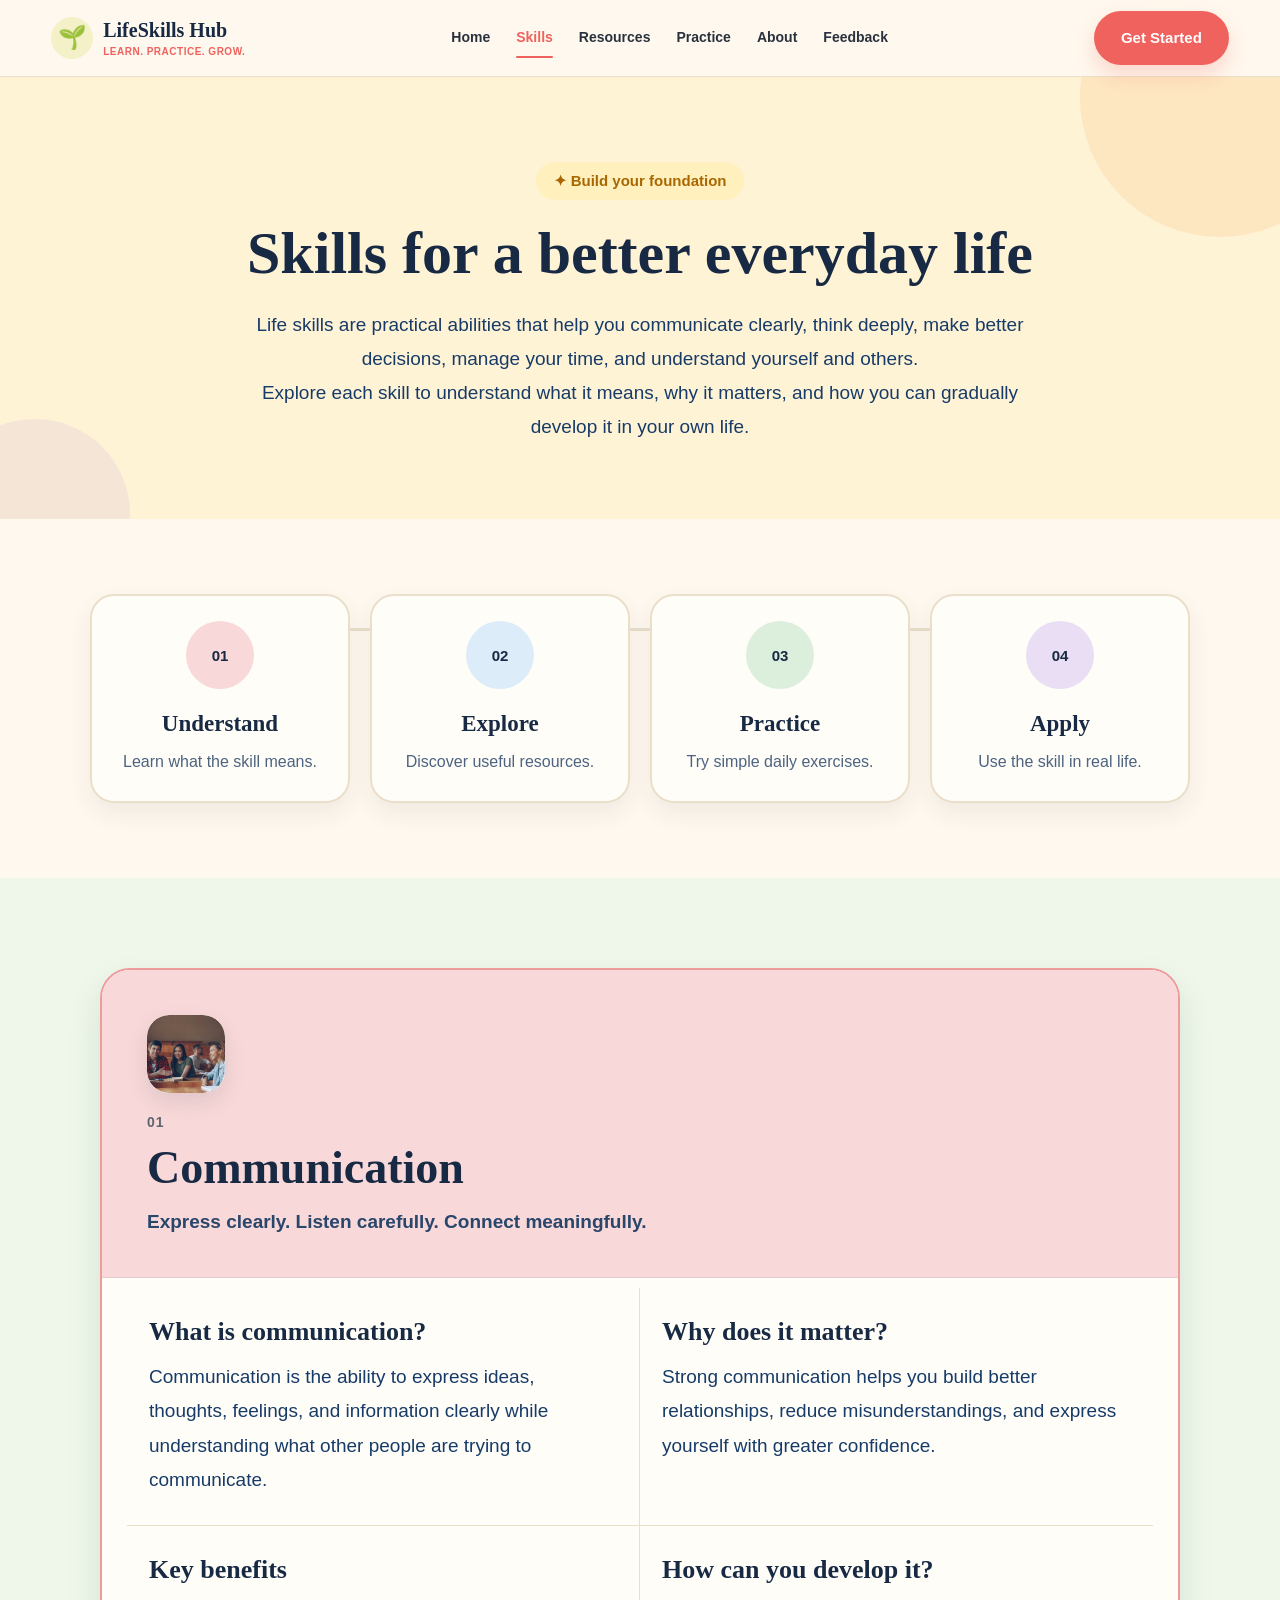
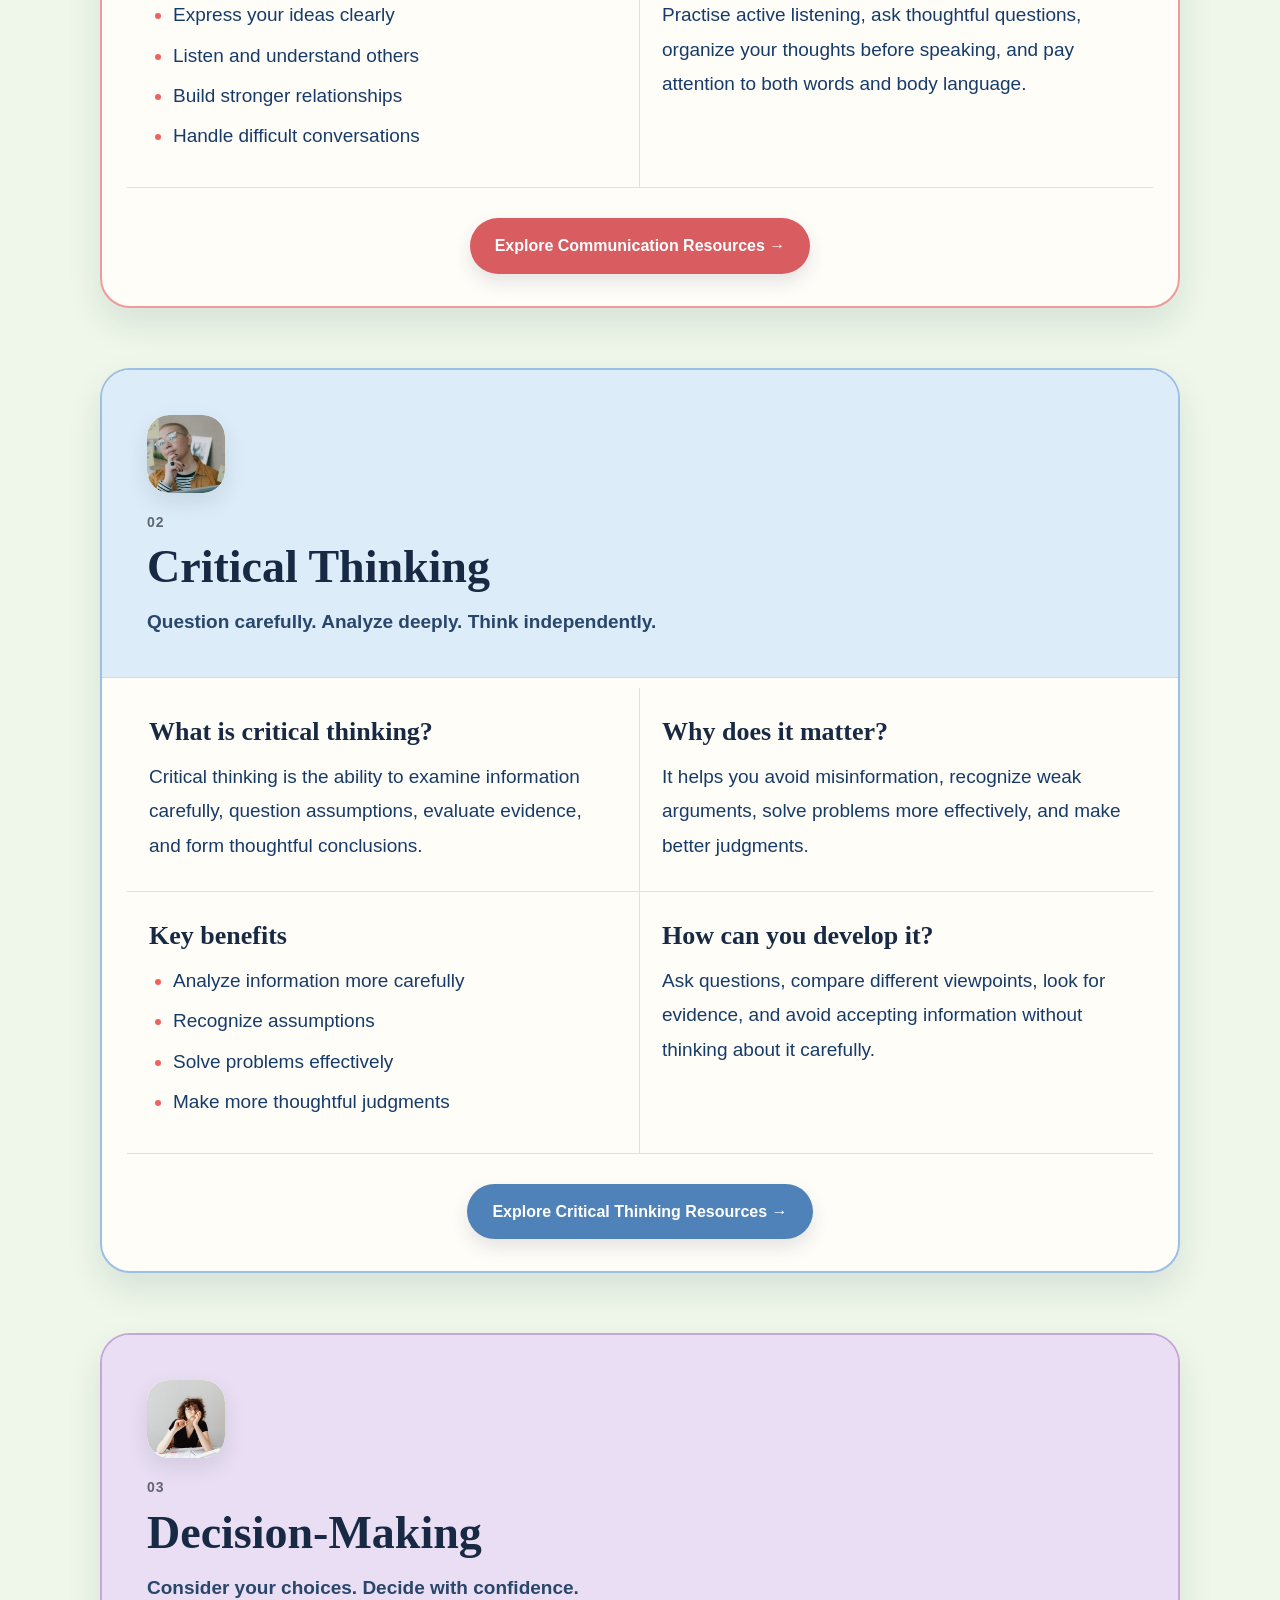
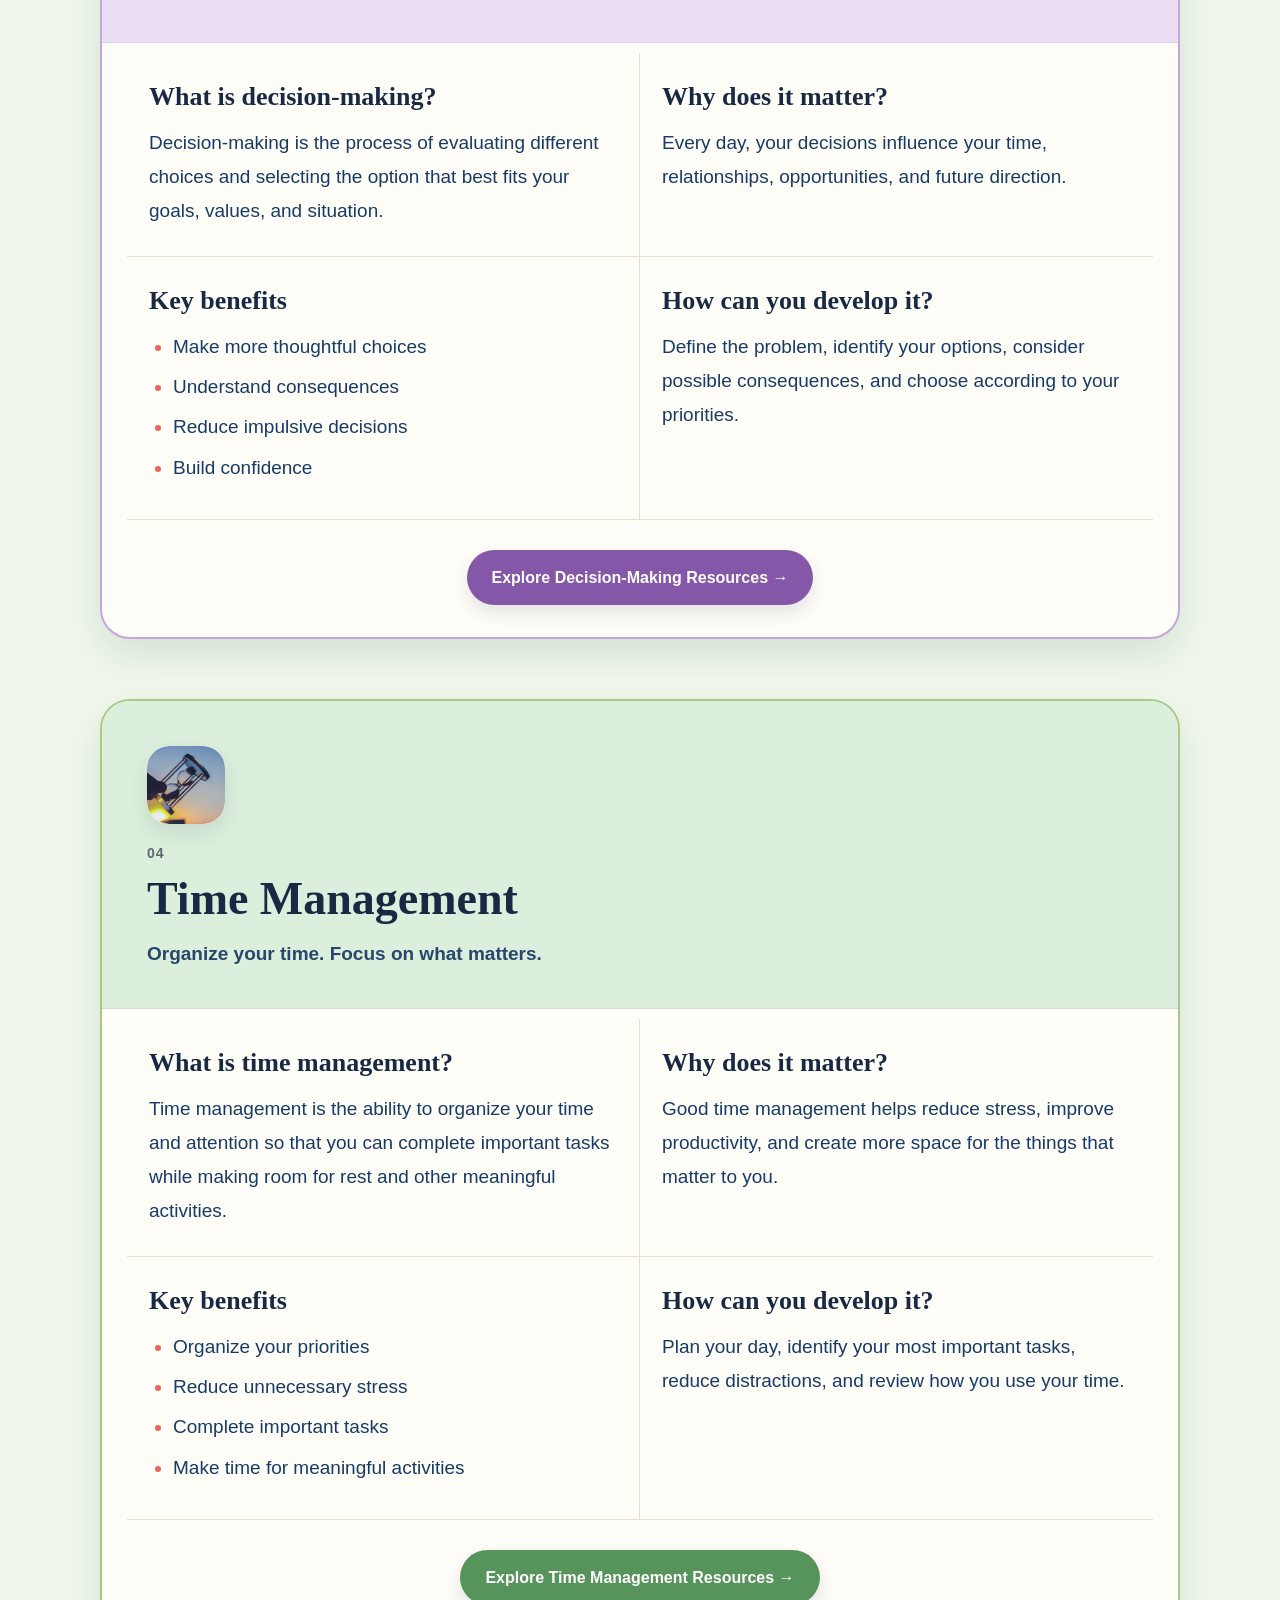
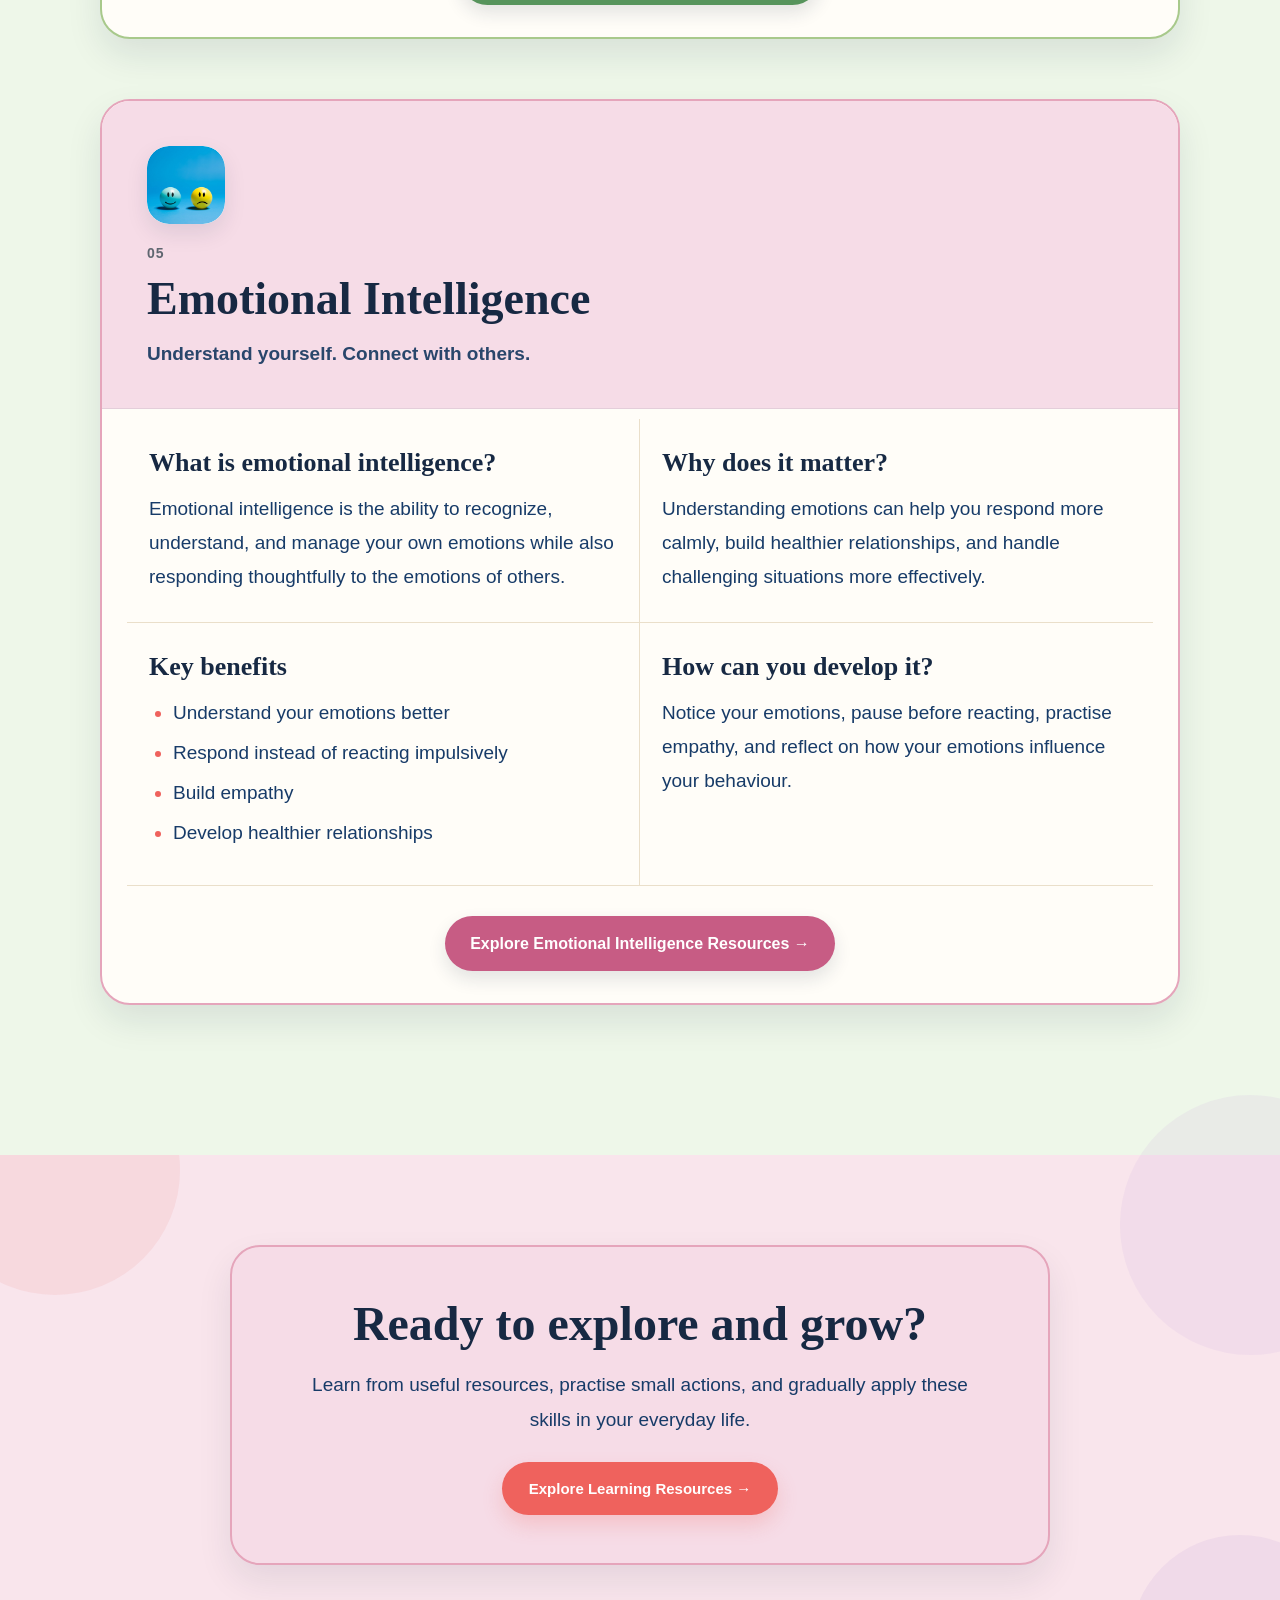
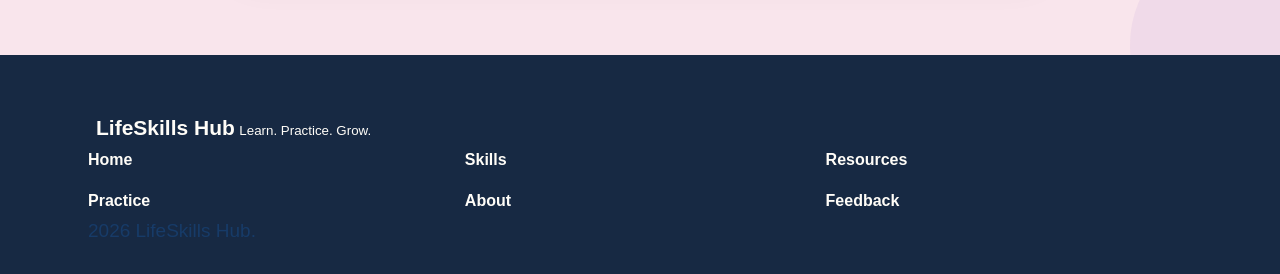
<file: pages/skills.html>
<!DOCTYPE html>
<html lang="en">

<head>

    <meta charset="UTF-8">

    <meta
        name="viewport"
        content="width=device-width, initial-scale=1.0"
    >

    <title>
        LifeSkills Hub | Core Skills
    </title>


    <!-- Main Website Styles -->

    <link
        rel="stylesheet"
        href="../variables.css"
    >

    <link
        rel="stylesheet"
        href="../style.css"
    >

    <!-- Google tag (gtag.js) -->
     <script async src="https://www.googletagmanager.com/gtag/js?id=G-V88TLDXDJP"></script>
     <script>
     window.dataLayer = window.dataLayer || [];
     function gtag(){dataLayer.push(arguments);}
     gtag('js', new Date());

     gtag('config', 'G-V88TLDXDJP');
    </script>
    
    
</head>


<body>


    <!-- =========================
         HEADER
    ========================== -->

    <header class="site-header">

        <div class="container header-container">


            <!-- LOGO -->

            <a
                href="../index.html"
                class="brand"
            >

                <span class="brand-icon">
                    🌱
                </span>


                <span class="brand-text">

                    <strong>
                        LifeSkills Hub
                    </strong>


                    <small>
                        Learn. Practice. Grow.
                    </small>

                </span>

            </a>


            <!-- NAVIGATION -->

            <nav class="main-navigation">

                <a href="../index.html">
                    Home
                </a>


                <a
                    href="skills.html"
                    class="active"
                >
                    Skills
                </a>


                <a href="resources.html">
                    Resources
                </a>


                <a href="practice.html">
                    Practice
                </a>


                <a href="about.html">
                    About
                </a>


                <a href="feedback.html">
                    Feedback
                </a>

            </nav>


            <!-- GET STARTED BUTTON -->

            <a
                href="practice.html"
                class="button button-primary"
            >
                Get Started
            </a>

        </div>

    </header>


    <!-- =========================
         MAIN CONTENT
    ========================== -->

    <main>


        <!-- =========================
             PAGE INTRODUCTION
        ========================== -->

        <section class="skills-page-intro">

            <div class="container">


                <span class="section-label">
                    ✦ Build your foundation
                </span>


                <h1>
                    Skills for a better everyday life
                </h1>


                <p>

                    Life skills are practical abilities that help
                    you communicate clearly, think deeply, make
                    better decisions, manage your time, and
                    understand yourself and others.

                </p>


                <p>

                    Explore each skill to understand what it means,
                    why it matters, and how you can gradually
                    develop it in your own life.

                </p>

            </div>

        </section>


        <!-- =========================
             LEARNING PATH
        ========================== -->

        <section class="learning-path-section">

            <div class="container">


                <div class="learning-path">

                    <div class="learning-step">

                        <span>
                            01
                        </span>

                        <strong>
                            Understand
                        </strong>

                        <p>
                            Learn what the skill means.
                        </p>

                    </div>


                    <div class="learning-step">

                        <span>
                            02
                        </span>

                        <strong>
                            Explore
                        </strong>

                        <p>
                            Discover useful resources.
                        </p>

                    </div>


                    <div class="learning-step">

                        <span>
                            03
                        </span>

                        <strong>
                            Practice
                        </strong>

                        <p>
                            Try simple daily exercises.
                        </p>

                    </div>


                    <div class="learning-step">

                        <span>
                            04
                        </span>

                        <strong>
                            Apply
                        </strong>

                        <p>
                            Use the skill in real life.
                        </p>

                    </div>

                </div>

            </div>

        </section>


        <!-- =========================
             ALL SKILLS
        ========================== -->

        <section class="skills-learning-section">

            <div class="container">


                <!-- =========================
                     COMMUNICATION
                ========================== -->

                <article
                    class="skill-learning-card communication"
                    id="communication"
                >
                <div class="skill-card-heading">

                    <div class="skill-large-icon">
                        <img
                             src="../images/communication.jpg"
                             alt="Young adults having a conversation"
                        >
                    </div>

                        <span class="skill-number">
                            01
                        </span>


                        <h2>
                            Communication
                        </h2>


                        <p>
                            Express clearly. Listen carefully.
                            Connect meaningfully.
                        </p>

                </div>


                    <div class="skill-card-content">


                        <div class="skill-information">

                            <h3>
                                What is communication?
                            </h3>


                            <p>

                                Communication is the ability to
                                express ideas, thoughts, feelings,
                                and information clearly while
                                understanding what other people
                                are trying to communicate.

                            </p>

                        </div>


                        <div class="skill-information">

                            <h3>
                                Why does it matter?
                            </h3>


                            <p>

                                Strong communication helps you build
                                better relationships, reduce
                                misunderstandings, and express
                                yourself with greater confidence.

                            </p>

                        </div>


                        <div class="skill-information">

                            <h3>
                                Key benefits
                            </h3>


                            <ul>

                                <li>
                                    Express your ideas clearly
                                </li>

                                <li>
                                    Listen and understand others
                                </li>

                                <li>
                                    Build stronger relationships
                                </li>

                                <li>
                                    Handle difficult conversations
                                </li>

                            </ul>

                        </div>


                        <div class="skill-information">

                            <h3>
                                How can you develop it?
                            </h3>


                            <p>

                                Practise active listening, ask
                                thoughtful questions, organize your
                                thoughts before speaking, and pay
                                attention to both words and body
                                language.

                            </p>

                        </div>


                        <a
                            href="resources.html#communication"
                            class="skill-resource-button"
                        >
                            Explore Communication Resources →
                        </a>

                    </div>

                </article>


                <!-- =========================
                     CRITICAL THINKING
                ========================== -->

                <article
                    class="skill-learning-card critical-thinking"
                    id="critical-thinking"
                >


                    <div class="skill-card-heading">

                        <div class="skill-large-icon">
                             <img
                                 src="../images/critical-thinking.jpg"
                                 alt="Young adult thinking carefully and analyzing information"
                              >
                        </div>
                            
                        
                        <span class="skill-number">
                            02
                        </span>


                        <h2>
                            Critical Thinking
                        </h2>


                        <p>
                            Question carefully. Analyze deeply.
                            Think independently.
                        </p>

                    </div>


                    <div class="skill-card-content">


                        <div class="skill-information">

                            <h3>
                                What is critical thinking?
                            </h3>


                            <p>

                                Critical thinking is the ability to
                                examine information carefully,
                                question assumptions, evaluate
                                evidence, and form thoughtful
                                conclusions.

                            </p>

                        </div>


                        <div class="skill-information">

                            <h3>
                                Why does it matter?
                            </h3>


                            <p>

                                It helps you avoid misinformation,
                                recognize weak arguments, solve
                                problems more effectively, and make
                                better judgments.

                            </p>

                        </div>


                        <div class="skill-information">

                            <h3>
                                Key benefits
                            </h3>


                            <ul>

                                <li>
                                    Analyze information more carefully
                                </li>

                                <li>
                                    Recognize assumptions
                                </li>

                                <li>
                                    Solve problems effectively
                                </li>

                                <li>
                                    Make more thoughtful judgments
                                </li>

                            </ul>

                        </div>


                        <div class="skill-information">

                            <h3>
                                How can you develop it?
                            </h3>


                            <p>

                                Ask questions, compare different
                                viewpoints, look for evidence, and
                                avoid accepting information without
                                thinking about it carefully.

                            </p>

                        </div>


                        <a
                            href="resources.html#critical-thinking"
                            class="skill-resource-button"
                        >
                            Explore Critical Thinking Resources →
                        </a>

                    </div>

                </article>


                <!-- =========================
                     DECISION-MAKING
                ========================== -->

                <article
                    class="skill-learning-card decision-making"
                    id="decision-making"
                >


                    <div class="skill-card-heading">

                        <div class="skill-large-icon">
                            <img
                                src="../images/decision-making.jpg"
                                alt="Young adult thinking about a decision"
                            >
                        </div>
                            

                        <span class="skill-number">
                            03
                        </span>


                        <h2>
                            Decision-Making
                        </h2>


                        <p>
                            Consider your choices.
                            Decide with confidence.
                        </p>

                    </div>


                    <div class="skill-card-content">


                        <div class="skill-information">

                            <h3>
                                What is decision-making?
                            </h3>


                            <p>

                                Decision-making is the process of
                                evaluating different choices and
                                selecting the option that best fits
                                your goals, values, and situation.

                            </p>

                        </div>


                        <div class="skill-information">

                            <h3>
                                Why does it matter?
                            </h3>


                            <p>

                                Every day, your decisions influence
                                your time, relationships, opportunities,
                                and future direction.

                            </p>

                        </div>


                        <div class="skill-information">

                            <h3>
                                Key benefits
                            </h3>


                            <ul>

                                <li>
                                    Make more thoughtful choices
                                </li>

                                <li>
                                    Understand consequences
                                </li>

                                <li>
                                    Reduce impulsive decisions
                                </li>

                                <li>
                                    Build confidence
                                </li>

                            </ul>

                        </div>


                        <div class="skill-information">

                            <h3>
                                How can you develop it?
                            </h3>


                            <p>

                                Define the problem, identify your
                                options, consider possible consequences,
                                and choose according to your priorities.

                            </p>

                        </div>


                        <a
                            href="resources.html#decision-making"
                            class="skill-resource-button"
                        >
                            Explore Decision-Making Resources →
                        </a>

                    </div>

                </article>


                <!-- =========================
                     TIME MANAGEMENT
                ========================== -->

                <article
                    class="skill-learning-card time-management"
                    id="time-management"
                >


                    <div class="skill-card-heading">

                         <div class="skill-large-icon">
                             <img
                                 src="../images/time-management.jpg"
                                 alt="Young adult planning and managing time"
                             >
                         </div>
                            
                        
                        <span class="skill-number">
                            04
                        </span>


                        <h2>
                            Time Management
                        </h2>


                        <p>
                            Organize your time.
                            Focus on what matters.
                        </p>

                    </div>


                    <div class="skill-card-content">


                        <div class="skill-information">

                            <h3>
                                What is time management?
                            </h3>


                            <p>

                                Time management is the ability to
                                organize your time and attention so
                                that you can complete important tasks
                                while making room for rest and other
                                meaningful activities.

                            </p>

                        </div>


                        <div class="skill-information">

                            <h3>
                                Why does it matter?
                            </h3>


                            <p>

                                Good time management helps reduce
                                stress, improve productivity, and
                                create more space for the things
                                that matter to you.

                            </p>

                        </div>


                        <div class="skill-information">

                            <h3>
                                Key benefits
                            </h3>


                            <ul>

                                <li>
                                    Organize your priorities
                                </li>

                                <li>
                                    Reduce unnecessary stress
                                </li>

                                <li>
                                    Complete important tasks
                                </li>

                                <li>
                                    Make time for meaningful activities
                                </li>

                            </ul>

                        </div>


                        <div class="skill-information">

                            <h3>
                                How can you develop it?
                            </h3>


                            <p>

                                Plan your day, identify your most
                                important tasks, reduce distractions,
                                and review how you use your time.

                            </p>

                        </div>


                        <a
                            href="resources.html#time-management"
                            class="skill-resource-button"
                        >
                            Explore Time Management Resources →
                        </a>

                    </div>

                </article>


                <!-- =========================
                     EMOTIONAL INTELLIGENCE
                ========================== -->

                <article
                    class="skill-learning-card emotional-intelligence"
                    id="emotional-intelligence"
                >


                    <div class="skill-card-heading">

                        <div class="skill-large-icon">
                            <img
                                src="../images/emotional-intelligence.jpg"
                                alt="Young adult reflecting on emotions"
                            >
                        </div>
                            
                        
                        <span class="skill-number">
                            05
                        </span>


                        <h2>
                            Emotional Intelligence
                        </h2>


                        <p>
                            Understand yourself.
                            Connect with others.
                        </p>

                    </div>


                    <div class="skill-card-content">


                        <div class="skill-information">

                            <h3>
                                What is emotional intelligence?
                            </h3>


                            <p>

                                Emotional intelligence is the ability
                                to recognize, understand, and manage
                                your own emotions while also responding
                                thoughtfully to the emotions of others.

                            </p>

                        </div>


                        <div class="skill-information">

                            <h3>
                                Why does it matter?
                            </h3>


                            <p>

                                Understanding emotions can help you
                                respond more calmly, build healthier
                                relationships, and handle challenging
                                situations more effectively.

                            </p>

                        </div>


                        <div class="skill-information">

                            <h3>
                                Key benefits
                            </h3>


                            <ul>

                                <li>
                                    Understand your emotions better
                                </li>

                                <li>
                                    Respond instead of reacting impulsively
                                </li>

                                <li>
                                    Build empathy
                                </li>

                                <li>
                                    Develop healthier relationships
                                </li>

                            </ul>

                        </div>


                        <div class="skill-information">

                            <h3>
                                How can you develop it?
                            </h3>


                            <p>

                                Notice your emotions, pause before
                                reacting, practise empathy, and reflect
                                on how your emotions influence your
                                behaviour.

                            </p>

                        </div>


                        <a
                            href="resources.html#emotional-intelligence"
                            class="skill-resource-button"
                        >
                            Explore Emotional Intelligence Resources →
                        </a>

                    </div>

                </article>

            </div>

        </section>


        <!-- =========================
             NEXT STEP
        ========================== -->

        <section class="skills-next-step">

            <div class="container">


                <h2>
                    Ready to explore and grow?
                </h2>


                <p>

                    Learn from useful resources, practise small
                    actions, and gradually apply these skills in
                    your everyday life.

                </p>


                <a
                    href="resources.html"
                    class="button button-primary"
                >
                    Explore Learning Resources →
                </a>

            </div>

        </section>

    </main>


    <!-- =========================
         FOOTER
    ========================== -->

    <footer class="site-footer">

        <div class="container">


            <div class="footer-content">


                <div class="footer-brand">

                    <strong>
                        LifeSkills Hub
                    </strong>


                    <small>
                        Learn. Practice. Grow.
                    </small>

                </div>


                <div class="footer-links">

                    <a href="../index.html">
                        Home
                    </a>


                    <a href="skills.html">
                        Skills
                    </a>


                    <a href="resources.html">
                        Resources
                    </a>


                    <a href="practice.html">
                        Practice
                    </a>


                    <a href="about.html">
                        About
                    </a>


                    <a href="feedback.html">
                        Feedback
                    </a>

                </div>


                <p>
                     2026 LifeSkills Hub.
                </p>

            </div>

        </div>

    </footer>


</body>

</html>
</file>
<file: variables.css>
/* =========================================================
   LIFE SKILLS HUB
   GLOBAL DESIGN VARIABLES
========================================================= */

:root {

    /* ---------- MAIN COLORS ---------- */

    --background: #fff8ee;
    --surface: #fffdf8;

    --navy: #172943;
    --text: #29313d;
    --text-light: #5f6670;


    /* ---------- SKILL COLORS ---------- */

    --communication: #a8c98b;
    --critical-thinking: #9dbfe5;
    --decision-making: #f2b56f;
    --time-management: #c6a5d9;
    --emotional-intelligence: #ed9b9b;


    /* ---------- BRAND COLORS ---------- */

    --primary: #ef625d;
    --primary-dark: #d94c48;

}
</file>
<file: style.css>
/* =========================================================
   LIFE SKILLS HUB
   COMPLETE WEBSITE STYLE
   ONE CSS FILE
========================================================= */


/* =========================================================
   1. GLOBAL FOUNDATION
========================================================= */

* {
    margin: 0;
    padding: 0;
    box-sizing: border-box;
}

html {
    scroll-behavior: smooth;
}

body {
    font-family: "Inter", sans-serif;
    background: #fff8ee;
    color: #172943;
    line-height: 1.7;
}

img {
    display: block;
    max-width: 100%;
}

a {
    color: inherit;
    text-decoration: none;
}

button,
a {
    transition:
        transform 0.25s ease,
        background-color 0.25s ease,
        color 0.25s ease,
        border-color 0.25s ease,
        box-shadow 0.25s ease;
}

ul {
    padding-left: 1.3rem;
}


/* =========================================================
   2. CONTAINER
========================================================= */

.container {
    width: min(1180px, 92%);
    margin: 0 auto;
}


/* =========================================================
   3. GLOBAL TYPOGRAPHY
========================================================= */

h1,
h2,
h3,
h4 {
    font-family: "DM Serif Display", serif;
    color: #172943;
    font-weight: 700;
}

p,
li {
    font-family: "Inter", sans-serif;
    font-size: 19px;
    line-height: 1.8;
    font-weight: 500;
    color: #173b68;
}

main p {
    max-width: 900px;
}


/* =========================================================
   4. BUTTONS
========================================================= */

.button {
    display: inline-flex;
    align-items: center;
    justify-content: center;
    gap: 8px;

    cursor: pointer;

    border: none;
    border-radius: 30px;

    font-family: "Inter", sans-serif;
    font-size: 15px;
    font-weight: 700;

    padding: 14px 27px;
}

.button-primary {
    background: #ef625d;
    color: white;

    box-shadow: 0 10px 20px rgba(239, 98, 93, 0.22);
}

.button-primary:hover {
    background: #d94c48;
    color: white;
    transform: translateY(-3px);
    box-shadow: 0 14px 25px rgba(239, 98, 93, 0.30);
}

.button-secondary {
    background: transparent;
    color: #ef625d;

    border: 2px solid #ef625d;
}

.button-secondary:hover {
    background: #ef625d;
    color: white;
    transform: translateY(-3px);
}

.text-link {
    display: inline-block;

    margin-top: 18px;

    color: #ef625d;
    font-size: 16px;
    font-weight: 700;
}

.text-link:hover {
    text-decoration: underline;
}


/* =========================================================
   5. HEADER
========================================================= */

.site-header {
    width: 100%;

    background: #fff8ee;

    border-bottom: 1px solid #eadfca;

    position: relative;
    z-index: 100;
}

.header-container {
    min-height: 76px;

    display: flex;
    align-items: center;
    justify-content: space-between;

    gap: 30px;
}


/* ---------- BRAND ---------- */

.brand {
    display: flex;
    align-items: center;
    gap: 10px;

    flex-shrink: 0;
}

.brand-icon {
    width: 42px;
    height: 42px;

    display: flex;
    align-items: center;
    justify-content: center;

    background: #f4f0c8;
    border-radius: 50%;

    font-size: 23px;
}

.brand-text {
    display: flex;
    flex-direction: column;

    line-height: 1.1;
}

.brand-text strong {
    font-family: "DM Serif Display", serif;
    font-size: 20px;
    color: #172943;
}

.brand-text small {
    margin-top: 5px;

    font-family: "Inter", sans-serif;
    font-size: 10px;
    font-weight: 700;

    letter-spacing: 0.5px;
    text-transform: uppercase;

    color: #ef625d;
}


/* ---------- NAVIGATION ---------- */

.main-navigation {
    display: flex;
    align-items: center;
    justify-content: center;

    gap: 26px;
}

.main-navigation a {
    position: relative;

    padding: 8px 0;

    font-size: 14px;
    font-weight: 600;

    color: #29313d;
}

.main-navigation a:hover,
.main-navigation a.active {
    color: #ef625d;
}

.main-navigation a.active::after {
    content: "";

    position: absolute;

    left: 0;
    right: 0;
    bottom: 0;

    height: 2px;

    background: #ef625d;

    border-radius: 10px;
}


/* ---------- HEADER BUTTON ---------- */

.header-button {
    white-space: nowrap;
    padding: 12px 23px;
    font-size: 14px;
}


/* =========================================================
   6. MAIN BACKGROUND
========================================================= */

main {
    position: relative;

    background: #fff8ee;

    overflow: hidden;
}


/* Decorative background circles */

main::before {
    content: "";

    position: absolute;

    width: 260px;
    height: 260px;

    left: -100px;
    top: 500px;

    background: #f5d98c;

    opacity: 0.16;

    border-radius: 50%;

    pointer-events: none;
}

main::after {
    content: "";

    position: absolute;

    width: 260px;
    height: 260px;

    right: -100px;
    bottom: 300px;

    background: #c6a5d9;

    opacity: 0.15;

    border-radius: 50%;

    pointer-events: none;
}


/* =========================================================
   7. HERO SECTION
========================================================= */

.hero-section {
    padding: 75px 0 90px;

    background: #fff8ee;
}

.hero-container {
    display: grid;

    grid-template-columns: 1fr 1fr;

    align-items: center;

    gap: 60px;
}

.hero-content {
    position: relative;
    z-index: 2;
}

.hero-content h1 {
    margin-bottom: 25px;

    font-size: clamp(48px, 6vw, 72px);

    line-height: 1.05;

    font-weight: 900;

    color: #172943;
}

.hero-content h1 span {
    color: #d94c48;
}

.hero-content p {
    max-width: 570px;

    margin-bottom: 30px;

    font-size: 20px;
    line-height: 1.8;
}

.eyebrow {
    display: inline-block;

    margin-bottom: 22px;

    padding: 9px 17px;

    border-radius: 30px;

    background: #fff1bd;
    color: #a86700;

    font-size: 15px;
    font-weight: 700;
}

.hero-buttons {
    display: flex;
    flex-wrap: wrap;

    gap: 16px;
}


/* ---------- HERO IMAGE ---------- */

.hero-image {
    position: relative;

    min-height: 450px;

    display: flex;
    align-items: center;
    justify-content: center;

    background: #dcecf8;

    border: 2px solid #9dbfe5;

    border-radius: 35px;

    box-shadow: 0 18px 40px rgba(23, 41, 67, 0.12);

    overflow: hidden;
}


/* =========================================================
   8. GENERAL SECTION LABEL
========================================================= */

.section-label {
    display: inline-block;

    margin-bottom: 14px;

    padding: 8px 15px;

    border-radius: 30px;

    background: #fff1bd;

    color: #a86700;

    font-size: 14px;
    line-height: 1.3;
    font-weight: 700;
}


/* =========================================================
   9. SKILLS SECTION
========================================================= */

.skills-section {
    padding: 85px 0 95px;

    background: #fff8ee;
}

.section-heading {
    text-align: center;

    margin-bottom: 45px;
}

.skills-section h2 {
    margin-bottom: 14px;

    font-size: clamp(38px, 4vw, 52px);

    line-height: 1.15;
}

.skills-section > .container > .section-heading > p {
    max-width: 700px;

    margin: 0 auto;

    font-size: 18px;
}


/* ---------- SKILLS GRID ---------- */

.skills-grid {
    display: grid;

    grid-template-columns: repeat(5, 1fr);

    gap: 18px;
}


/* ---------- GENERAL CARD ---------- */

.skill-card {
    min-height: 330px;

    padding: 30px 20px;

    display: flex;
    flex-direction: column;
    align-items: center;

    text-align: center;

    border: 2px solid;

    border-radius: 24px;

    box-shadow:
        0 12px 25px rgba(23, 41, 67, 0.10);

    transition:
        transform 0.25s ease,
        box-shadow 0.25s ease;
}

.skill-card:hover {
    transform: translateY(-8px);

    box-shadow:
        0 20px 35px rgba(23, 41, 67, 0.15);
}


/* ---------- CARD ICON ---------- */

.skill-icon {
    width: 68px;
    height: 68px;

    margin-bottom: 20px;

    display: flex;
    align-items: center;
    justify-content: center;

    background: #fffdf8;

    border-radius: 50%;

    font-size: 30px;

    box-shadow:
        0 8px 18px rgba(23, 41, 67, 0.10);
}


/* ---------- CARD TITLE ---------- */

.skill-card h3 {
    margin-bottom: 12px;

    font-size: 21px;

    line-height: 1.3;

    font-weight: 800;
}


/* ---------- CARD DESCRIPTION ---------- */

.skill-card p {
    margin-bottom: 25px;

    font-size: 17px;
    line-height: 1.7;

    font-weight: 600;

    color: #173b6b;
}


/* ---------- CARD LINK ---------- */

.skill-card a {
    margin-top: auto;

    font-size: 15px;

    font-weight: 800;
}

.skill-card a:hover {
    text-decoration: underline;
}


/* ---------- COMMUNICATION ---------- */

.skill-card.communication {
    background: #f8d8d8;
    border-color: #ed9b9b;
}

.skill-card.communication h3,
.skill-card.communication a {
    color: #b83232;
}


/* ---------- CRITICAL THINKING ---------- */

.skill-card.thinking {
    background: #dcecf8;
    border-color: #9dbfe5;
}

.skill-card.thinking h3,
.skill-card.thinking a {
    color: #24558c;
}


/* ---------- DECISION MAKING ---------- */

.skill-card.decisions {
    background: #e9def3;
    border-color: #c6a5d9;
}

.skill-card.decisions h3,
.skill-card.decisions a {
    color: #744aa3;
}


/* ---------- TIME MANAGEMENT ---------- */

.skill-card.time {
    background: #dcefdc;
    border-color: #a8c98b;
}

.skill-card.time h3,
.skill-card.time a {
    color: #398044;
}


/* ---------- EMOTIONAL INTELLIGENCE ---------- */

.skill-card.emotions {
    background: #f6dce7;
    border-color: #e5a5bb;
}

.skill-card.emotions h3,
.skill-card.emotions a {
    color: #c34f78;
}


/* =========================================================
   10. VISION SECTION
========================================================= */

.vision-section {
    padding: 80px 0;

    background: #eaf4fb;
}

.vision-container {
    position: relative;

    padding: 42px;

    background: #dcecf8;

    border: 2px solid #9dbfe5;

    border-radius: 28px;

    box-shadow:
        0 15px 30px rgba(23, 41, 67, 0.10);
}

.vision-content {
    max-width: 950px;
}

.vision-content h2 {
    margin-bottom: 15px;

    font-size: clamp(34px, 4vw, 48px);

    line-height: 1.2;
}

.vision-content p {
    margin-bottom: 20px;
}

.vision-decoration {
    position: absolute;

    right: 35px;
    bottom: 25px;

    font-size: 38px;
}


/* =========================================================
   11. IMPORTANCE SECTION
   ========================================================= */

.importance-section {
    padding: 80px 0;
    background: #fff8ee;
}

.importance-container {
    position: relative;

    width: min(940px, 92%);
    margin: 0 auto;

    padding: 42px;

    background: #fffdf8;

    border: 2px solid #f2b56f;
    border-radius: 28px;

    box-shadow: 0 15px 30px rgba(23, 41, 67, 0.10);
}

.importance-content {
    position: relative;
    z-index: 2;

    max-width: 900px;
}

.importance-icon {
    margin-bottom: 12px;

    font-size: 30px;
    color: #ef625d;
}

.importance-section .section-label {
    display: inline-block;

    padding: 9px 16px;
    margin-bottom: 14px;

    border-radius: 30px;

    background: #fff1bd;
    color: #a86700;

    font-size: 15px;
    line-height: 1.3;
    font-weight: 700;
}

.importance-section h2 {
    margin: 0 0 16px;

    font-family: "DM Serif Display", serif;
    font-size: 38px;
    line-height: 1.2;
    font-weight: 700;

    color: #172943;
}

.importance-section p {
    margin: 0 0 10px;

    font-family: "Inter", sans-serif;
    font-size: 19px;
    line-height: 1.8;
    font-weight: 500;

    color: #173b68;
}




/* =========================================================
   12. CREATOR / STORY SECTION
========================================================= */

.creator-section {
    padding: 80px 0;

    background: #fdf0f3;
}

.creator-container {
    display: grid;

    grid-template-columns: 280px 1fr;

    align-items: center;

    gap: 55px;

    padding: 42px;

    background: #f8dce5;

    border: 2px solid #e5a5bb;

    border-radius: 28px;

    box-shadow:
        0 15px 30px rgba(23, 41, 67, 0.08);
}

.creator-visual {
    display: flex;
    justify-content: center;
}

.creator-circle {
    width: 190px;
    height: 190px;

    display: flex;
    align-items: center;
    justify-content: center;

    background: #fffdf8;

    border: 8px solid #ed9b9b;

    border-radius: 50%;

    font-size: 75px;

    box-shadow:
        0 12px 25px rgba(23, 41, 67, 0.10);
}

.creator-content h2 {
    margin-bottom: 15px;

    font-size: clamp(34px, 4vw, 48px);

    line-height: 1.2;
}

.creator-content p {
    margin-bottom: 10px;
}


/* =========================================================
   13. RESOURCES SECTION
========================================================= */

.resources-section {
    padding: 80px 0;

    background: #eef7e9;
}

.resources-container {
    display: flex;

    align-items: center;
    justify-content: space-between;

    gap: 40px;

    padding: 42px;

    background: #f8e7c5;

    border: 2px solid #dcb86d;

    border-radius: 28px;

    box-shadow:
        0 15px 30px rgba(23, 41, 67, 0.08);
}

.resources-container > div:first-child {
    flex: 1;
}

.resources-container h2 {
    margin-bottom: 15px;

    font-size: clamp(34px, 4vw, 48px);

    line-height: 1.2;
}

.resources-icon {
    width: 90px;
    height: 90px;

    flex-shrink: 0;

    display: flex;
    align-items: center;
    justify-content: center;

    background: #f2d38d;

    border-radius: 25px;

    font-size: 45px;
}


/* =========================================================
   14. PRACTICE SECTION
========================================================= */

.practice-section {
    padding: 80px 0;

    background: #f9e5ec;
}

.practice-container {
    display: flex;

    align-items: center;
    justify-content: space-between;

    gap: 40px;

    padding: 42px;

    background: #f6dce7;

    border: 2px solid #e5a5bb;

    border-radius: 28px;

    box-shadow:
        0 15px 30px rgba(23, 41, 67, 0.08);
}

.practice-container > div:first-child {
    flex: 1;
}

.practice-container h2 {
    max-width: 700px;

    margin-bottom: 15px;

    font-size: clamp(34px, 4vw, 48px);

    line-height: 1.2;
}

.practice-icon {
    width: 100px;
    height: 100px;

    flex-shrink: 0;

    display: flex;
    align-items: center;
    justify-content: center;

    background: #f4c7d8;

    border-radius: 30px;

    font-size: 48px;
}


/* =========================================================
   15. FEEDBACK SECTION
========================================================= */

.feedback-section {
    padding: 80px 0;

    background: #f2eef8;
}

.feedback-container {
    display: flex;

    align-items: center;
    justify-content: space-between;

    gap: 40px;

    padding: 42px;

    background: #e9def3;

    border: 2px solid #c6a5d9;

    border-radius: 28px;

    box-shadow:
        0 15px 30px rgba(23, 41, 67, 0.08);
}

.feedback-container > div:first-child {
    flex: 1;
}

.feedback-container h2 {
    margin-bottom: 15px;

    font-size: clamp(34px, 4vw, 48px);

    line-height: 1.2;
}

.feedback-icon {
    width: 100px;
    height: 100px;

    flex-shrink: 0;

    display: flex;
    align-items: center;
    justify-content: center;

    background: #d8c4e7;

    border-radius: 30px;

    font-size: 45px;
}


/* =========================================================
   16. FOOTER
========================================================= */

.site-footer {
    background: #172943;

    color: white;
}

.footer-container {
    padding: 60px 0;

    display: grid;

    grid-template-columns: 2fr 1fr 1fr 1.5fr;

    gap: 50px;
}

.footer-brand .brand-text strong {
    color: white;
}

.footer-brand .brand-text small {
    color: #ed9b9b;
}

.footer-brand > p {
    margin-top: 18px;

    color: #dce6f2;

    font-size: 16px;
}

.footer-column {
    display: flex;
    flex-direction: column;

    gap: 10px;
}

.footer-column h3 {
    margin-bottom: 8px;

    color: white;

    font-size: 21px;
}

.footer-column a {
    color: #dce6f2;

    font-size: 16px;
}

.footer-column a:hover {
    color: #ed9b9b;
}

.footer-message p {
    color: #dce6f2;

    font-size: 18px;
}

.footer-bottom {
    padding: 18px 0;

    border-top: 1px solid rgba(255, 255, 255, 0.15);

    color: #b9c7d8;

    font-size: 14px;
}


/* =========================================================
   17. MOBILE RESPONSIVENESS
========================================================= */

@media (max-width: 1000px) {

    .main-navigation {
        gap: 15px;
    }

    .main-navigation a {
        font-size: 13px;
    }

    .skills-grid {
        grid-template-columns: repeat(3, 1fr);
    }

    .hero-container {
        gap: 35px;
    }

    .creator-container {
        grid-template-columns: 220px 1fr;
    }

    .footer-container {
        grid-template-columns: 1.5fr 1fr 1fr;
    }

    .footer-message {
        grid-column: 1 / -1;
    }
}


/* =========================================================
   TABLET
========================================================= */

@media (max-width: 800px) {

    .header-container {
        flex-wrap: wrap;

        padding: 15px 0;
    }

    .main-navigation {
        order: 3;

        width: 100%;

        overflow-x: auto;

        justify-content: flex-start;

        padding-bottom: 5px;
    }

    .header-button {
        margin-left: auto;
    }

    .hero-container {
        grid-template-columns: 1fr;
    }

    .hero-content {
        text-align: center;
    }

    .hero-content p {
        margin-left: auto;
        margin-right: auto;
    }

    .hero-buttons {
        justify-content: center;
    }

    .hero-image {
        min-height: 350px;
    }

    .skills-grid {
        grid-template-columns: repeat(2, 1fr);
    }

    .creator-container {
        grid-template-columns: 1fr;

        text-align: center;
    }

    .creator-visual {
        order: 2;
    }

    .creator-content {
        order: 1;
    }

    .creator-content p {
        margin-left: auto;
        margin-right: auto;
    }

    .resources-container,
    .practice-container,
    .feedback-container {
        flex-direction: column;

        align-items: flex-start;
    }

    .resources-icon,
    .practice-icon,
    .feedback-icon {
        align-self: center;
    }

    .footer-container {
        grid-template-columns: 1fr 1fr;
    }
}


/* =========================================================
   MOBILE
========================================================= */

@media (max-width: 600px) {

    body {
        line-height: 1.6;
    }

    .container {
        width: min(92%, 500px);
    }

    p,
    li,
    main p,
    main li {
        font-size: 17px;
        line-height: 1.7;
    }

    .header-container {
        justify-content: center;
    }

    .brand {
        width: 100%;

        justify-content: center;
    }

    .header-button {
        display: none;
    }

    .main-navigation {
        gap: 20px;

        justify-content: flex-start;
    }

    .main-navigation a {
        white-space: nowrap;

        font-size: 13px;
    }

    .hero-section {
        padding: 55px 0 65px;
    }

    .hero-content h1 {
        font-size: 48px;
    }

    .hero-content p {
        font-size: 18px;
    }

    .hero-buttons {
        flex-direction: column;

        align-items: stretch;
    }

    .hero-buttons .button {
        width: 100%;
    }

    .hero-image {
        min-height: 280px;
    }

    .skills-section,
    .vision-section,
    .importance-section,
    .creator-section,
    .resources-section,
    .practice-section,
    .feedback-section {
        padding: 60px 0;
    }

    .skills-grid {
        grid-template-columns: 1fr;
    }

    .skill-card {
        min-height: 300px;
    }

    .vision-container,
    .creator-container,
    .resources-container,
    .practice-container,
    .feedback-container {
        padding: 28px 22px;
    }

    .vision-content h2,
    .importance-content h2,
    .creator-content h2,
    .resources-container h2,
    .practice-container h2,
    .feedback-container h2 {
        font-size: 34px;
    }

    .vision-decoration {
        position: static;

        margin-top: 20px;
    }

    .creator-circle {
        width: 150px;
        height: 150px;

        font-size: 60px;
    }

    .footer-container {
        grid-template-columns: 1fr;

        gap: 35px;
    }

    .footer-message {
        grid-column: auto;
    }
}

/* =========================================================
   LIFE SKILLS HUB
   SKILLS PAGE DESIGN
   ========================================================= */


/* =========================================================
   1. SKILLS PAGE INTRO
   ========================================================= */

.skills-page-intro {
    position: relative;
    overflow: hidden;

    padding: 85px 0 75px;

    background: #fff3d6;
    text-align: center;
}


/* Decorative shapes */

.skills-page-intro::before {
    content: "";
    position: absolute;

    width: 280px;
    height: 280px;

    top: -120px;
    right: -80px;

    background: #f2b56f;
    opacity: .20;

    border-radius: 50%;
}


.skills-page-intro::after {
    content: "";
    position: absolute;

    width: 190px;
    height: 190px;

    bottom: -90px;
    left: -60px;

    background: #c6a5d9;
    opacity: .18;

    border-radius: 50%;
}


.skills-page-intro .container {
    position: relative;
    z-index: 2;

    max-width: 900px;
}


/* Label */

.skills-page-intro .section-label {
    display: inline-block;

    margin-bottom: 20px;
    padding: 9px 18px;

    background: #fff0bd;

    border-radius: 30px;

    color: #a86700;

    font-size: 15px;
    font-weight: 700;
}


/* Main title */

.skills-page-intro h1 {
    margin-bottom: 22px;

    font-family: "DM Serif Display", serif;

    font-size: 60px;
    line-height: 1.1;

    color: #172943;
}


/* Intro paragraph */

.skills-page-intro p {
    max-width: 800px;

    margin: 0 auto;

    font-size: 19px;
    line-height: 1.8;

    font-weight: 500;

    color: #173b68;
}


/* =========================================================
   2. LEARNING PATH
   ========================================================= */

.learning-path-section {
    position: relative;

    padding: 75px 0;

    background: #fff8ee;
}


.learning-path-section .container {
    max-width: 1100px;
}


.learning-path {
    display: grid;

    grid-template-columns: repeat(4, 1fr);

    gap: 20px;

    position: relative;
}


/* Connecting line */

.learning-path::before {
    content: "";

    position: absolute;

    top: 34px;
    left: 12%;
    right: 12%;

    height: 3px;

    background: #eadfca;

    z-index: 0;
}


/* Individual step */

.learning-step {
    position: relative;
    z-index: 1;

    padding: 25px 20px;

    text-align: center;

    background: #fffdf8;

    border: 2px solid #eadfca;

    border-radius: 24px;

    box-shadow:
        0 10px 25px rgba(23, 41, 67, .07);

    transition: .25s ease;
}


.learning-step:hover {
    transform: translateY(-6px);

    box-shadow:
        0 18px 30px rgba(23, 41, 67, .11);
}


/* Number circle */

.learning-step > span {
    width: 68px;
    height: 68px;

    margin: 0 auto 15px;

    display: flex;
    align-items: center;
    justify-content: center;

    border-radius: 50%;

    background: #f4f0c8;

    color: #172943;

    font-size: 15px;
    font-weight: 800;
}


/* Step title */

.learning-step strong {
    display: block;

    margin-bottom: 6px;

    font-family: "DM Serif Display", serif;

    font-size: 23px;

    color: #172943;
}


/* Step text */

.learning-step p {
    margin: 0;

    font-size: 16px;

    line-height: 1.65;

    color: #4d6380;
}


/* Different colours */

.learning-step:nth-child(1) > span {
    background: #f8d8d8;
}

.learning-step:nth-child(2) > span {
    background: #dcecf8;
}

.learning-step:nth-child(3) > span {
    background: #dcefdc;
}

.learning-step:nth-child(4) > span {
    background: #e9def3;
}


/* =========================================================
   3. FIVE SKILLS AREA
   ========================================================= */

.skills-learning-section {
    position: relative;

    padding: 90px 0;

    background: #eef7e9;
}


.skills-learning-section .container {
    max-width: 1080px;
}


/* =========================================================
   4. INDIVIDUAL SKILL BOARD
   ========================================================= */

.skill-learning-card {
    position: relative;

    overflow: hidden;

    margin-bottom: 60px;

    background: #fffdf8;

    border: 2px solid;

    border-radius: 30px;

    box-shadow:
        0 16px 35px rgba(23, 41, 67, .10);

    transition:
        transform .25s ease,
        box-shadow .25s ease;
}


.skill-learning-card:hover {
    transform: translateY(-5px);

    box-shadow:
        0 24px 45px rgba(23, 41, 67, .13);
}


/* =========================================================
   5. SKILL BOARD HEADER
   ========================================================= */

.skill-card-heading {
    position: relative;

    padding: 45px 45px 38px;

    border-bottom: 1px solid rgba(23, 41, 67, .08);
}


/* Large icon */

.skill-large-icon {
    width: 78px;
    height: 78px;

    display: flex;
    align-items: center;
    justify-content: center;

    margin-bottom: 18px;

    border-radius: 22px;

    background: #fffdf8;

    font-size: 38px;

    box-shadow:
        0 9px 22px rgba(23, 41, 67, .10);
}


/* Skill number */

.skill-number {
    display: block;

    margin-bottom: 7px;

    font-size: 14px;

    font-weight: 800;

    letter-spacing: 1px;

    color: #5f6670;
}


/* Skill heading */

.skill-card-heading h2 {
    margin: 0 0 12px;

    font-family: "DM Serif Display", serif;

    font-size: 46px;

    line-height: 1.15;

    color: #172943;
}


/* Skill short description */

.skill-card-heading > p {
    max-width: 800px;

    margin: 0;

    font-size: 19px;

    line-height: 1.7;

    font-weight: 600;

    color: #29466b;
}


/* =========================================================
   6. SKILL INFORMATION
   ========================================================= */

.skill-card-content {
    display: grid;

    grid-template-columns: 1fr 1fr;

    padding: 10px 25px 32px;

    gap: 0;
}


.skill-information {
    padding: 28px 22px;

    border-bottom: 1px solid #eadfca;
}


.skill-information:nth-child(odd) {
    border-right: 1px solid #eadfca;
}


/* Information headings */

.skill-information h3 {
    margin-bottom: 12px;

    font-family: "DM Serif Display", serif;

    font-size: 26px;

    line-height: 1.25;

    color: #172943;
}


/* Information paragraphs */

.skill-information p {
    margin: 0;

    font-size: 19px;

    line-height: 1.8;

    font-weight: 500;

    color: #173b68;
}


/* Lists */

.skill-information ul {
    margin: 0;

    padding-left: 24px;
}


.skill-information li {
    margin-bottom: 7px;

    font-size: 19px;

    line-height: 1.75;

    font-weight: 500;

    color: #173b68;
}


.skill-information li::marker {
    color: #ef625d;
}


/* =========================================================
   7. RESOURCE BUTTON
   ========================================================= */

.skill-resource-button {
    grid-column: 1 / -1;

    display: inline-flex;

    align-items: center;
    justify-content: center;

    width: fit-content;

    margin: 30px auto 0;

    padding: 14px 25px;

    border-radius: 30px;

    color: white;

    font-size: 16px;

    font-weight: 700;

    box-shadow:
        0 8px 18px rgba(23, 41, 67, .12);

    transition: .25s ease;
}


.skill-resource-button:hover {
    transform: translateY(-3px);

    box-shadow:
        0 12px 24px rgba(23, 41, 67, .18);
}


/* =========================================================
   8. COMMUNICATION — SOFT RED
   ========================================================= */

.skill-learning-card.communication {
    border-color: #ed9b9b;
}


.skill-learning-card.communication .skill-card-heading {
    background: #f8d8d8;
}


.skill-learning-card.communication .skill-resource-button {
    background: #d95c61;
}


/* =========================================================
   9. CRITICAL THINKING — SOFT BLUE
   ========================================================= */

.skill-learning-card.critical-thinking {
    border-color: #9dbfe5;
}


.skill-learning-card.critical-thinking .skill-card-heading {
    background: #dcecf8;
}


.skill-learning-card.critical-thinking .skill-resource-button {
    background: #4f82b8;
}


/* =========================================================
   10. DECISION MAKING — SOFT PURPLE
   ========================================================= */

.skill-learning-card.decision-making {
    border-color: #c6a5d9;
}


.skill-learning-card.decision-making .skill-card-heading {
    background: #e9def3;
}


.skill-learning-card.decision-making .skill-resource-button {
    background: #8557a8;
}


/* =========================================================
   11. TIME MANAGEMENT — SOFT GREEN
   ========================================================= */

.skill-learning-card.time-management {
    border-color: #a8c98b;
}


.skill-learning-card.time-management .skill-card-heading {
    background: #dcefdc;
}


.skill-learning-card.time-management .skill-resource-button {
    background: #57945c;
}


/* =========================================================
   12. EMOTIONAL INTELLIGENCE — SOFT PINK
   ========================================================= */

.skill-learning-card.emotional-intelligence {
    border-color: #e5a5bb;
}


.skill-learning-card.emotional-intelligence .skill-card-heading {
    background: #f6dce7;
}


.skill-learning-card.emotional-intelligence .skill-resource-button {
    background: #c75c84;
}


/* =========================================================
   13. FINAL CTA
   ========================================================= */

.skills-next-step {
    position: relative;

    overflow: hidden;

    padding: 90px 0;

    background: #f9e5ec;

    text-align: center;
}


.skills-next-step::before {
    content: "";

    position: absolute;

    width: 250px;
    height: 250px;

    top: -110px;
    left: -70px;

    border-radius: 50%;

    background: #ed9b9b;

    opacity: .17;
}


.skills-next-step::after {
    content: "";

    position: absolute;

    width: 220px;
    height: 220px;

    right: -70px;
    bottom: -100px;

    border-radius: 50%;

    background: #c6a5d9;

    opacity: .18;
}


.skills-next-step .container {
    position: relative;
    z-index: 2;

    max-width: 820px;

    padding: 48px 40px;

    background: #f6dce7;

    border: 2px solid #e5a5bb;

    border-radius: 30px;

    box-shadow:
        0 16px 35px rgba(23, 41, 67, .09);
}


.skills-next-step h2 {
    margin-bottom: 16px;

    font-family: "DM Serif Display", serif;

    font-size: 48px;

    line-height: 1.2;

    color: #172943;
}


.skills-next-step p {
    max-width: 680px;

    margin: 0 auto 25px;

    font-size: 19px;

    line-height: 1.8;

    font-weight: 500;

    color: #173b68;
}


/* =========================================================
   14. MOBILE / TABLET
   ========================================================= */

@media (max-width: 900px) {

    .learning-path {
        grid-template-columns: 1fr 1fr;
    }

    .learning-path::before {
        display: none;
    }

    .skill-card-content {
        grid-template-columns: 1fr;
    }

    .skill-information:nth-child(odd) {
        border-right: none;
    }

    .skill-information {
        border-bottom: 1px solid #eadfca;
    }

    .skills-page-intro h1 {
        font-size: 50px;
    }

    .skill-card-heading h2 {
        font-size: 40px;
    }
}


/* =========================================================
   15. MOBILE
   ========================================================= */

@media (max-width: 600px) {

    .skills-page-intro {
        padding: 65px 0 55px;
    }


    .skills-page-intro h1 {
        font-size: 40px;
    }


    .skills-page-intro p {
        font-size: 18px;
    }


    .learning-path-section {
        padding: 55px 0;
    }


    .learning-path {
        grid-template-columns: 1fr;
    }


    .learning-step {
        padding: 22px 18px;
    }


    .skills-learning-section {
        padding: 60px 0;
    }


    .skill-learning-card {
        margin-bottom: 40px;

        border-radius: 24px;
    }


    .skill-card-heading {
        padding: 32px 24px 28px;
    }


    .skill-large-icon {
        width: 65px;
        height: 65px;

        font-size: 31px;
    }


    .skill-card-heading h2 {
        font-size: 34px;
    }


    .skill-card-heading > p {
        font-size: 18px;
    }


    .skill-card-content {
        padding: 5px 15px 25px;
    }


    .skill-information {
        padding: 24px 10px;
    }


    .skill-information h3 {
        font-size: 23px;
    }


    .skill-information p,
    .skill-information li {
        font-size: 18px;

        line-height: 1.75;
    }


    .skill-resource-button {
        width: 100%;
    }


    .skills-next-step {
        padding: 65px 0;
    }


    .skills-next-step .container {
        padding: 35px 22px;
    }


    .skills-next-step h2 {
        font-size: 35px;
    }


    .skills-next-step p {
        font-size: 18px;
    }
}

/* =========================================================
   LIFE SKILLS HUB — RESOURCES PAGE
   Colorful • Friendly • Modern • Soft
   ========================================================= */


/* =========================================================
   PAGE FOUNDATION
   ========================================================= */

.resources-hero,
.resource-library {
    width: 100%;
}

.resource-library {
    overflow: hidden;
}

.resource-category {
    position: relative;
    padding: 80px 7%;
    overflow: hidden;
}

.resource-category::before,
.resource-category::after {
    content: "";
    position: absolute;
    border-radius: 50%;
    pointer-events: none;
    z-index: 0;
}

.resource-category::before {
    width: 180px;
    height: 180px;
    top: -70px;
    right: 4%;
    background: rgba(255, 255, 255, 0.35);
}

.resource-category::after {
    width: 120px;
    height: 120px;
    bottom: -50px;
    left: 3%;
    background: rgba(255, 255, 255, 0.28);
}

.resource-category > * {
    position: relative;
    z-index: 1;
}


/* =========================================================
   RESOURCES HERO
   ========================================================= */

.resources-hero {
    position: relative;
    padding: 105px 8% 100px;
    background:
        radial-gradient(circle at 90% 20%, rgba(237, 155, 155, 0.35) 0 90px, transparent 91px),
        radial-gradient(circle at 8% 85%, rgba(198, 165, 217, 0.30) 0 120px, transparent 121px),
        linear-gradient(135deg, #fff3c9 0%, #fff8ee 48%, #e9f2ff 100%);
    overflow: hidden;
}

.resources-hero::before {
    content: "📚";
    position: absolute;
    top: 65px;
    right: 8%;
    width: 82px;
    height: 82px;
    display: flex;
    align-items: center;
    justify-content: center;
    font-size: 38px;
    background: rgba(255, 255, 255, 0.65);
    border-radius: 50%;
    transform: rotate(8deg);
    box-shadow: 0 12px 30px rgba(23, 41, 67, 0.10);
}

.resources-hero::after {
    content: "✦";
    position: absolute;
    bottom: 50px;
    right: 18%;
    font-size: 60px;
    color: rgba(239, 98, 93, 0.35);
    transform: rotate(15deg);
}

.resources-hero-content {
    max-width: 900px;
    margin: 0 auto;
    text-align: center;
}

.resources-hero-label {
    display: inline-block;
    margin-bottom: 18px;
    padding: 8px 18px;
    border-radius: 30px;
    background: #ed9b9b;
    color: #172943;
    font-size: 14px;
    font-weight: 800;
    letter-spacing: 2px;
    text-transform: uppercase;
}

.resources-hero h1 {
    margin: 0 auto 22px;
    max-width: 850px;
    color: #172943;
    font-size: clamp(42px, 6vw, 64px);
    line-height: 1.08;
    font-weight: 850;
    letter-spacing: -1.5px;
}

.resources-hero p {
    max-width: 760px;
    margin: 0 auto;
    color: #4e5968;
    font-size: 20px;
    line-height: 1.75;
    font-weight: 500;
}

.resources-hero-buttons {
    display: flex;
    justify-content: center;
    flex-wrap: wrap;
    gap: 15px;
    margin-top: 35px;
}

.resource-hero-button {
    display: inline-flex;
    align-items: center;
    justify-content: center;
    min-height: 52px;
    padding: 13px 25px;
    border-radius: 14px;
    text-decoration: none;
    font-size: 17px;
    font-weight: 750;
    transition: transform 0.25s ease,
                box-shadow 0.25s ease,
                background 0.25s ease;
}

.resource-hero-button:hover {
    transform: translateY(-3px);
}

.primary-resource-button {
    background: #ef625d;
    color: #ffffff;
    box-shadow: 0 10px 22px rgba(239, 98, 93, 0.25);
}

.primary-resource-button:hover {
    background: #d94c48;
    box-shadow: 0 14px 28px rgba(239, 98, 93, 0.30);
}

.secondary-resource-button {
    background: #ffffff;
    color: #172943;
    border: 2px solid #c6a5d9;
    box-shadow: 0 8px 20px rgba(23, 41, 67, 0.08);
}

.secondary-resource-button:hover {
    background: #f4eaff;
}


/* =========================================================
   SECTION HEADINGS
   ========================================================= */

.resource-section-heading {
    max-width: 850px;
    margin: 0 auto 50px;
    text-align: center;
}

.resource-section-label {
    display: inline-block;
    margin-bottom: 12px;
    padding: 7px 15px;
    border-radius: 20px;
    background: rgba(255, 255, 255, 0.55);
    color: #172943;
    font-size: 13px;
    font-weight: 800;
    letter-spacing: 1.5px;
    text-transform: uppercase;
}

.resource-section-heading h2 {
    margin: 0 0 15px;
    color: #172943;
    font-size: clamp(30px, 4vw, 42px);
    line-height: 1.15;
    font-weight: 850;
}

.resource-section-heading p {
    max-width: 720px;
    margin: 0 auto;
    color: #4f5967;
    font-size: 18px;
    line-height: 1.7;
    font-weight: 500;
}


/* =========================================================
   CATEGORY COLORS
   ========================================================= */

/* VIDEOS */
.videos-section {
    background: #fff1b9;
}

/* PODCASTS */
.podcasts-section {
    background: #dcecff;
}

/* ARTICLES */
.articles-section {
    background: #ffe6bd;
}

/* BOOKS */
.books-section {
    background: #eadcf5;
}

/* COURSES */
.courses-section {
    background: #dcefd0;
}


/* =========================================================
   SKILL GROUPS
   ========================================================= */

.resource-skill-group {
    max-width: 1250px;
    margin: 0 auto 55px;
}

.resource-skill-group:last-child {
    margin-bottom: 0;
}

.resource-skill-heading {
    display: flex;
    align-items: center;
    gap: 13px;
    margin: 0 0 22px;
    color: #172943;
    font-size: 25px;
    font-weight: 850;
}

.resource-skill-heading::before {
    content: "";
    width: 13px;
    height: 13px;
    flex: 0 0 13px;
    border-radius: 50%;
    background: #ef625d;
    box-shadow: 0 0 0 7px rgba(239, 98, 93, 0.12);
}


/* Skill-specific colors */

.resource-skill-group:has(.communication-heading) .resource-skill-heading::before {
    background: #a8c98b;
    box-shadow: 0 0 0 7px rgba(168, 201, 139, 0.22);
}

.resource-skill-group:has(.critical-heading) .resource-skill-heading::before {
    background: #9dbfe5;
    box-shadow: 0 0 0 7px rgba(157, 191, 229, 0.22);
}

.resource-skill-group:has(.decision-heading) .resource-skill-heading::before {
    background: #f2b56f;
    box-shadow: 0 0 0 7px rgba(242, 181, 111, 0.22);
}

.resource-skill-group:has(.time-heading) .resource-skill-heading::before {
    background: #c6a5d9;
    box-shadow: 0 0 0 7px rgba(198, 165, 217, 0.22);
}

.resource-skill-group:has(.emotional-heading) .resource-skill-heading::before {
    background: #ed9b9b;
    box-shadow: 0 0 0 7px rgba(237, 155, 155, 0.22);
}


/* =========================================================
   RESOURCE GRIDS
   ========================================================= */

.resource-items-grid {
    display: grid;
    grid-template-columns: repeat(3, minmax(0, 1fr));
    gap: 22px;
}

.article-library-grid,
.course-library-grid {
    max-width: 1250px;
    margin: 0 auto;
}

.book-library-grid {
    max-width: 1250px;
    margin: 0 auto;
}


/* =========================================================
   RESOURCE CARDS
   ========================================================= */

.resource-item {
    position: relative;
    display: flex;
    flex-direction: column;
    min-height: 285px;
    padding: 26px;
    border: 1px solid rgba(23, 41, 67, 0.07);
    border-radius: 22px;
    background: rgba(255, 255, 255, 0.52);
    box-shadow: 0 10px 28px rgba(23, 41, 67, 0.08);
    overflow: hidden;
    transition: transform 0.25s ease,
                box-shadow 0.25s ease;
}

.resource-item::before {
    content: "";
    position: absolute;
    top: 0;
    left: 0;
    right: 0;
    height: 5px;
    background: #ef625d;
}

.resource-item:hover {
    transform: translateY(-6px);
    box-shadow: 0 18px 38px rgba(23, 41, 67, 0.13);
}


/* Skill card colors */

.resource-skill-group:has(.communication-heading) .resource-item::before {
    background: #a8c98b;
}

.resource-skill-group:has(.critical-heading) .resource-item::before {
    background: #9dbfe5;
}

.resource-skill-group:has(.decision-heading) .resource-item::before {
    background: #f2b56f;
}

.resource-skill-group:has(.time-heading) .resource-item::before {
    background: #c6a5d9;
}

.resource-skill-group:has(.emotional-heading) .resource-item::before {
    background: #ed9b9b;
}


/* =========================================================
   CARD ICON
   ========================================================= */

.resource-item-icon {
    display: flex;
    align-items: center;
    justify-content: center;
    width: 58px;
    height: 58px;
    margin-bottom: 18px;
    border-radius: 18px;
    background: rgba(255, 255, 255, 0.75);
    font-size: 27px;
    box-shadow: 0 6px 15px rgba(23, 41, 67, 0.07);
}

.resource-skill-group:has(.communication-heading) .resource-item-icon {
    background: #edf7e6;
}

.resource-skill-group:has(.critical-heading) .resource-item-icon {
    background: #eaf3ff;
}

.resource-skill-group:has(.decision-heading) .resource-item-icon {
    background: #fff0df;
}

.resource-skill-group:has(.time-heading) .resource-item-icon {
    background: #f3eafa;
}

.resource-skill-group:has(.emotional-heading) .resource-item-icon {
    background: #fff0f0;
}


/* =========================================================
   CARD CONTENT
   ========================================================= */

.resource-item-content {
    display: flex;
    flex-direction: column;
    flex: 1;
}

.resource-type {
    display: inline-block;
    width: fit-content;
    margin-bottom: 8px;
    color: #5f6670;
    font-size: 12px;
    font-weight: 800;
    letter-spacing: 1.2px;
    text-transform: uppercase;
}

.resource-item h4 {
    margin: 0 0 11px;
    color: #172943;
    font-size: 21px;
    line-height: 1.35;
    font-weight: 800;
}

.resource-item p {
    margin: 0 0 20px;
    color: #4f5967;
    font-size: 17px;
    line-height: 1.65;
    font-weight: 500;
}

.resource-link {
    display: inline-flex;
    align-items: center;
    gap: 7px;
    width: fit-content;
    margin-top: auto;
    color: #d94c48;
    font-size: 16px;
    font-weight: 800;
    text-decoration: none;
}

.resource-link::after {
    content: "→";
    transition: transform 0.2s ease;
}

.resource-link:hover {
    text-decoration: underline;
}

.resource-link:hover::after {
    transform: translateX(4px);
}


/* =========================================================
   VIDEO CARDS
   ========================================================= */

.video-item {
    background: rgba(255, 250, 222, 0.78);
}


/* =========================================================
   PODCAST CARDS
   ========================================================= */

.podcast-item {
    background: rgba(238, 246, 255, 0.78);
}


/* =========================================================
   ARTICLE CARDS
   ========================================================= */

.article-item {
    background: rgba(255, 247, 232, 0.75);
}


/* =========================================================
   BOOK CARDS
   ========================================================= */

.book-item {
    background: rgba(247, 239, 252, 0.78);
}


/* =========================================================
   COURSE CARDS
   ========================================================= */

.course-item {
    background: rgba(238, 249, 231, 0.80);
}

.course-item::before {
    background: #7fb56a;
}

.course-status {
    display: inline-block;
    width: fit-content;
    margin-bottom: 13px;
    padding: 6px 11px;
    border-radius: 9px;
    background: #e4f3dc;
    color: #426936;
    font-size: 12px;
    line-height: 1.4;
    font-weight: 800;
}


/* =========================================================
   FUTURE / PLACEHOLDER CARDS
   ========================================================= */

.resource-placeholder,
.resource-future-slot {
    display: flex;
    align-items: center;
    justify-content: center;
    min-height: 220px;
    border: 2px dashed rgba(23, 41, 67, 0.20);
    border-radius: 22px;
    background: rgba(255, 255, 255, 0.25);
    color: #5f6670;
    text-align: center;
}

.resource-placeholder:hover,
.resource-future-slot:hover {
    transform: none;
    box-shadow: none;
}

.resource-placeholder::before {
    display: none;
}


/* =========================================================
   CATEGORY-SPECIFIC SECTION LABELS
   ========================================================= */

.videos-section .resource-section-label {
    background: #f2b56f;
}

.podcasts-section .resource-section-label {
    background: #9dbfe5;
}

.articles-section .resource-section-label {
    background: #f2b56f;
}

.books-section .resource-section-label {
    background: #c6a5d9;
}

.courses-section .resource-section-label {
    background: #a8c98b;
}


/* =========================================================
   FOOTER SPACE
   ========================================================= */

.courses-section {
    padding-bottom: 100px;
}


/* =========================================================
   RESPONSIVE — TABLET
   ========================================================= */

@media (max-width: 1050px) {

    .resources-hero {
        padding: 90px 6% 85px;
    }

    .resource-category {
        padding: 70px 5%;
    }

    .resource-items-grid {
        grid-template-columns: repeat(2, minmax(0, 1fr));
    }

    .resources-hero::before {
        right: 4%;
    }
}


/* =========================================================
   RESPONSIVE — MOBILE
   ========================================================= */

@media (max-width: 700px) {

    .resources-hero {
        padding: 75px 6% 70px;
    }

    .resources-hero::before {
        width: 62px;
        height: 62px;
        top: 35px;
        right: 5%;
        font-size: 28px;
    }

    .resources-hero::after {
        display: none;
    }

    .resources-hero-label {
        font-size: 11px;
        letter-spacing: 1.5px;
    }

    .resources-hero h1 {
        font-size: 40px;
    }

    .resources-hero p {
        font-size: 18px;
        line-height: 1.65;
    }

    .resources-hero-buttons {
        flex-direction: column;
        align-items: stretch;
    }

    .resource-hero-button {
        width: 100%;
    }

    .resource-category {
        padding: 60px 5%;
    }

    .resource-section-heading {
        margin-bottom: 38px;
    }

    .resource-section-heading h2 {
        font-size: 31px;
    }

    .resource-section-heading p {
        font-size: 17px;
    }

    .resource-skill-heading {
        font-size: 22px;
    }

    .resource-items-grid {
        grid-template-columns: 1fr;
        gap: 18px;
    }

    .resource-item {
        min-height: auto;
        padding: 23px;
    }

    .resource-item h4 {
        font-size: 20px;
    }

    .resource-item p {
        font-size: 17px;
    }
}


/* =========================================================
   RESPONSIVE — SMALL PHONES
   ========================================================= */

@media (max-width: 480px) {

    .resources-hero {
        padding: 65px 5% 60px;
    }

    .resources-hero h1 {
        font-size: 34px;
        letter-spacing: -0.8px;
    }

    .resources-hero p {
        font-size: 17px;
    }

    .resource-category {
        padding: 50px 5%;
    }

    .resource-section-heading h2 {
        font-size: 28px;
    }

    .resource-section-heading p {
        font-size: 16px;
    }

    .resource-item {
        padding: 21px;
        border-radius: 18px;
    }

    .resource-item-icon {
        width: 52px;
        height: 52px;
        font-size: 24px;
    }

    .resource-item h4 {
        font-size: 19px;
    }

    .resource-item p {
        font-size: 16px;
        line-height: 1.6;
    }
}

/* =========================================================
   LIFESKILLS HUB — PRACTICE PAGE
   Clean final stylesheet: repeated rules consolidated.
   ========================================================= */

.practice-page{position:relative;overflow:hidden}
.practice-container{width:min(1180px,calc(100% - 40px));margin:0 auto}
.practice-page button{font-family:inherit}

/* HERO */
.practice-hero{position:relative;padding:90px 0 100px;background:radial-gradient(circle at 8% 20%,rgba(168,201,139,.45),transparent 20%),radial-gradient(circle at 90% 15%,rgba(237,155,155,.35),transparent 22%),radial-gradient(circle at 80% 90%,rgba(242,181,111,.30),transparent 22%),#fff3d9}
.practice-hero-container{width:min(1180px,calc(100% - 40px));margin:0 auto;display:grid;grid-template-columns:1.05fr .95fr;align-items:center;gap:70px} 
.practice-hero-content{position:relative;z-index:2}
.practice-label,.practice-section-label{display:inline-block;margin-bottom:16px;font-size:13px;font-weight:800;letter-spacing:1.8px;color:#d94c48}.practice-hero h1{max-width:720px;margin:0 0 24px;font-family:"DM Serif Display",serif;font-size:clamp(48px,6vw,76px);line-height:1.05;letter-spacing:-1px;color:#172943}.practice-hero h1 span{display:block;color:#d94c48}.practice-hero p{max-width:680px;margin:0 0 30px;font-size:20px;line-height:1.75;font-weight:500;color:#29313d}.practice-hero-actions{display:flex;align-items:center;flex-wrap:wrap;gap:16px}.practice-surprise-button{padding:13px 20px;border:2px solid #172943;border-radius:999px;background:rgba(255,255,255,.55);color:#172943;font-size:16px;font-weight:700;cursor:pointer;transition:transform .2s ease,background .2s ease,box-shadow .2s ease}.practice-surprise-button:hover{transform:translateY(-3px);background:#fffdf8;box-shadow:0 8px 20px rgba(23,41,67,.12)}.practice-hero-visual{position:relative;min-height:430px;display:flex;align-items:center;justify-content:center}.practice-hero-main-icon{width:250px;height:250px;display:flex;align-items:center;justify-content:center;border-radius:50%;background:#fffdf8;font-size:105px;box-shadow:0 25px 55px rgba(23,41,67,.15);position:relative;z-index:2;animation:practiceFloat 5s ease-in-out infinite}.practice-hero-shape{position:absolute;width:58px;height:58px;display:flex;align-items:center;justify-content:center;border-radius:50%;font-size:22px;font-weight:800;box-shadow:0 10px 25px rgba(23,41,67,.12);z-index:3}.shape-one{top:40px;right:95px;background:#a8c98b;transform:rotate(-10deg)}.shape-two{bottom:70px;left:70px;background:#f2b56f;transform:rotate(12deg)}.shape-three{top:145px;left:25px;background:#ed9b9b;transform:rotate(-8deg)}.practice-hero-mini-card{position:absolute;right:15px;bottom:35px;display:flex;gap:8px;padding:14px 17px;border-radius:18px;background:#172943;color:#fffdf8;font-size:11px;font-weight:800;letter-spacing:1px;box-shadow:0 15px 30px rgba(23,41,67,.18);z-index:4}.practice-hero-mini-card span:not(:last-child)::after{content:"→";margin-left:8px;opacity:.6}@keyframes practiceFloat{0%,100%{transform:translateY(0) rotate(0deg)}50%{transform:translateY(-12px) rotate(2deg)}}

/* GENERAL */
.practice-section{position:relative;padding:85px 0}
.practice-section-heading{max-width:780px;margin:0 auto 48px;text-align:center} 
.practice-section-heading h2{margin:0 0 15px;font-family:"DM Serif Display",serif;font-size:clamp(36px,4vw,52px);line-height:1.15;color:#172943} 
.practice-section-heading p{max-width:680px;margin:0 auto;font-size:19px;line-height:1.75;font-weight:500;color:#29313d}

/* SKILLS */
.choose-skill-section{background:#fffdf8} 
.practice-skill-grid{display:grid;grid-template-columns:repeat(5,1fr);gap:18px} 
.practice-skill-card{position:relative;min-height:260px;padding:28px 22px;border:0;border-radius:26px;text-align:left;cursor:pointer;box-shadow:0 12px 30px rgba(23,41,67,.08);transition:transform .25s ease,box-shadow .25s ease,border-color .25s ease} 
.practice-skill-card:hover{transform:translateY(-8px) rotate(-1deg);box-shadow:0 20px 38px rgba(23,41,67,.14)} 
.practice-skill-card:focus-visible{outline:4px solid #172943;outline-offset:3px}
.practice-skill-card.communication,.mini-practice-card.communication{background:#a8c98b}
.practice-skill-card.critical-thinking,.mini-practice-card.critical-thinking{background:#9dbfe5} 
.practice-skill-card.decision-making,.mini-practice-card.decision-making{background:#f2b56f}
.practice-skill-card.time-management,.mini-practice-card.time-management{background:#c6a5d9}
.practice-skill-card.emotional-intelligence,.mini-practice-card.emotional-intelligence{background:#ed9b9b}
.practice-skill-card.active,.practice-skill-card.is-selected{transform:translateY(-8px) scale(1.02);box-shadow:0 18px 35px rgba(23,41,67,.18);border:3px solid rgba(23,41,67,.16);z-index:2}
.practice-skill-card.active::after,.practice-skill-card.is-selected::after{content:"✓";position:absolute;top:12px;right:12px;width:30px;height:30px;display:flex;align-items:center;justify-content:center;border-radius:50%;background:#fff;font-size:17px;font-weight:900;box-shadow:0 5px 12px rgba(23,41,67,.15)}
.practice-skill-icon{display:flex;width:62px;height:62px;align-items:center;justify-content:center;margin-bottom:28px;border-radius:50%;background:rgba(255,255,255,.58);font-size:30px}
.practice-skill-name{display:block;margin-bottom:10px;font-size:20px;font-weight:800;color:#172943}.practice-skill-description{display:block;max-width:190px;font-size:15px;line-height:1.55;font-weight:600;color:#29313d} 
.practice-skill-arrow{position:absolute;right:20px;bottom:18px;font-size:26px;font-weight:800;color:#172943;transition:transform .2s ease}
.practice-skill-card:hover .practice-skill-arrow{transform:translateX(5px)}

/* TIME / DIFFICULTY
   Selected state uses lift/shadow only.
   No old red border and no checkmark. */
.practice-settings-section{background:radial-gradient(circle at 15% 50%,rgba(198,165,217,.25),transparent 20%),#fff1e8}
.practice-settings-grid{display:grid;grid-template-columns:repeat(4,1fr);gap:20px;max-width:1000px;margin:0 auto}
.practice-setting-card{min-height:170px;padding:25px 20px;border:2px solid #d8d0c5!important;border-radius:24px;background:#fffdf8;display:flex;flex-direction:column;align-items:center;justify-content:center;text-align:center;cursor:pointer;box-shadow:0 10px 25px rgba(23,41,67,.08);transition:transform .25s ease,box-shadow .25s ease}
.practice-setting-card:hover{transform:translateY(-5px);box-shadow:0 16px 30px rgba(23,41,67,.12)}
.practice-setting-card.active,.practice-setting-card.is-selected,.practice-setting-card.selected,.practice-setting-card[aria-pressed="true"]{transform:translateY(-6px) scale(1.02)!important;border:2px solid #d8d0c5!important;border-color:#d8d0c5!important;background:#fffdf8!important;box-shadow:0 16px 30px rgba(23,41,67,.16)!important;z-index:2}
.practice-setting-card.active::after,.practice-setting-card.is-selected::after,.practice-setting-card.selected::after,.practice-setting-card[aria-pressed="true"]::after{content:none!important;display:none!important}.setting-icon{margin-bottom:12px;font-size:34px}
.practice-setting-card strong{display:block;margin:10px 0 5px;font-size:22px;font-weight:800;color:#172943}
.practice-setting-card span{display:block}
.practice-setting-card>span:last-child{font-size:14px;font-weight:600;color:#5f6670}

/* TODAY'S CHALLENGE */
.todays-challenge-section{background:#fffdf8}.challenge-card{position:relative;max-width:980px;margin:0 auto;overflow:hidden;border-radius:34px;background:#f7ead4;box-shadow:0 20px 50px rgba(23,41,67,.12)}.challenge-card-top{display:flex;justify-content:space-between;align-items:center;gap:20px;padding:22px 32px;background:#a8c98b}.challenge-skill-tag,.challenge-time{font-size:14px;font-weight:800;color:#172943}.challenge-content{position:relative;padding:48px 55px 55px}.challenge-number{display:inline-block;margin-bottom:12px;font-size:12px;font-weight:800;letter-spacing:1.6px;color:#5f6670}.challenge-content h3{margin:0 0 18px;font-family:"DM Serif Display",serif;font-size:clamp(34px,4vw,50px);line-height:1.15;color:#172943}.challenge-question{max-width:750px;margin:0 0 35px;font-size:20px;line-height:1.7;font-weight:600;color:#29313d}.challenge-step{margin-bottom:18px;padding:22px 25px;border-radius:20px}.think-step{background:#fffdf8}.try-step{background:#9dbfe5}.apply-step{background:#f2b56f}.challenge-step-label{display:block;margin-bottom:8px;font-size:13px;font-weight:800;letter-spacing:1px;color:#172943}.challenge-step p{margin:0;font-size:17px;line-height:1.65;font-weight:600;color:#29313d}.challenge-actions{display:flex;align-items:center;flex-wrap:wrap;gap:18px;margin-top:30px}.challenge-done-button{cursor:pointer}.challenge-change-button{padding:12px 18px;border:0;border-radius:12px;background:transparent;color:#172943;font-size:15px;font-weight:800;cursor:pointer;transition:background .2s ease,transform .2s ease}.challenge-change-button:hover{background:rgba(23,41,67,.08);transform:translateX(3px)}.challenge-decoration{position:absolute;right:25px;bottom:15px;font-size:65px;color:rgba(23,41,67,.08);transform:rotate(12deg)}

/* SURPRISE */
.surprise-section{padding-top:35px;background:#fffdf8}.surprise-card{position:relative;max-width:900px;margin:0 auto;display:grid;grid-template-columns:180px 1fr;align-items:center;gap:35px;padding:42px;border-radius:30px;background:radial-gradient(circle at 85% 20%,rgba(255,255,255,.6),transparent 20%),#9dbfe5;box-shadow:0 15px 35px rgba(23,41,67,.10)}.surprise-icon{width:150px;height:150px;display:flex;align-items:center;justify-content:center;border-radius:50%;background:#fffdf8;font-size:65px;transform:rotate(-6deg)}.surprise-content h2{margin:0 0 12px;font-family:"DM Serif Display",serif;font-size:42px;color:#172943}.surprise-content p{margin:0 0 22px;font-size:18px;line-height:1.7;font-weight:500;color:#29313d}

/* LEVEL HEADINGS */
.level-heading{max-width:900px;margin:0 auto 42px;display:flex;align-items:flex-start;gap:22px}.level-number{flex-shrink:0;padding:10px 14px;border-radius:999px;background:#172943;color:#fffdf8;font-size:12px;font-weight:800;letter-spacing:1.4px}.level-heading h2{margin:0 0 8px;font-family:"DM Serif Display",serif;font-size:clamp(34px,4vw,48px);line-height:1.15;color:#172943}.level-heading p{margin:0;font-size:18px;line-height:1.65;font-weight:500;color:#5f6670}

/* LEVEL 1 */
.level-one-section{background:#fff3d9}.mini-practice-grid{display:grid;grid-template-columns:repeat(5,1fr);gap:18px}.mini-practice-card{position:relative;min-height:300px;padding:28px 23px;border-radius:25px;box-shadow:0 12px 28px rgba(23,41,67,.08);transition:transform .25s ease,box-shadow .25s ease}.mini-practice-card:hover{transform:translateY(-7px);box-shadow:0 20px 35px rgba(23,41,67,.12)}.mini-practice-icon{display:block;margin-bottom:24px;font-size:38px}.mini-practice-card h3{margin:0 0 12px;font-size:20px;line-height:1.3;font-weight:800;color:#172943}.mini-practice-card p{margin:0 0 25px;font-size:16px;line-height:1.6;font-weight:500;color:#29313d}.mini-practice-start{position:absolute;left:23px;bottom:22px;padding:9px 14px;border:0;border-radius:10px;background:rgba(255,255,255,.65);color:#172943;font-size:14px;font-weight:800;cursor:pointer;transition:background .2s ease,transform .2s ease}.mini-practice-start:hover{background:#fffdf8;transform:translateX(4px)}

/* LEVEL 2 */
.level-two-section{background:#fffdf8}.scenario-card{max-width:950px;margin:0 auto;overflow:hidden;border-radius:30px;background:#f5e9f8;box-shadow:0 15px 40px rgba(23,41,67,.09)}.scenario-header{display:flex;justify-content:space-between;align-items:center;padding:20px 30px;background:#c6a5d9}.scenario-skill,.scenario-progress{font-size:13px;font-weight:800;letter-spacing:.7px;color:#172943}.scenario-body{padding:45px 50px}.scenario-label{display:block;margin-bottom:12px;font-size:12px;font-weight:800;letter-spacing:1.5px;color:#5f6670}.scenario-body h3{max-width:750px;margin:0 0 18px;font-family:"DM Serif Display",serif;font-size:clamp(30px,4vw,46px);line-height:1.18;color:#172943}.scenario-body>p{max-width:760px;margin:0 0 30px;font-size:18px;line-height:1.7;font-weight:500;color:#29313d}.scenario-options{display:grid;grid-template-columns:repeat(2,minmax(0,1fr));gap:14px;width:100%}.scenario-options button,.scenario-card .scenario-option{width:100%;min-width:0;min-height:72px;display:grid;grid-template-columns:38px minmax(0,1fr);align-items:center;gap:12px;margin:0;padding:14px 16px;border:2px solid #d8d0c5;border-radius:16px;background:#fffdf8;color:#172943;text-align:left;white-space:normal;overflow:hidden;font-size:16px;line-height:1.35;font-weight:600;cursor:pointer;box-shadow:none;transition:transform .2s ease,border-color .2s ease,background .2s ease,box-shadow .2s ease}.scenario-options button::before,.scenario-options button::after,.scenario-card .scenario-option::before,.scenario-card .scenario-option::after{content:none!important;display:none!important}.scenario-options button>span:first-child,.scenario-card .scenario-option>span:first-child{width:38px;height:38px;display:flex;align-items:center;justify-content:center;flex:0 0 38px;position:relative;z-index:3;border-radius:50%;background:#c6a5d9;font-size:13px;font-weight:800}.scenario-options .scenario-option-text,.scenario-card .scenario-option-text{display:block;width:auto;min-width:0;margin:0;padding:0;white-space:normal;overflow-wrap:break-word;word-break:normal;color:#172943;font-size:17px;line-height:1.45;font-weight:600;text-align:left;position:relative;z-index:2}.scenario-options button:hover,.scenario-card .scenario-option:hover{transform:translateY(-2px)!important;border-color:#172943;background:#fffdf8;box-shadow:0 8px 18px rgba(23,41,67,.10)}.scenario-options button.correct,.scenario-card .scenario-option.correct{border-color:#78a95f!important;background:#eaf5df!important}.scenario-options button.incorrect,.scenario-card .scenario-option.incorrect{border-color:#d95c5c!important;background:#fde7e7!important}.scenario-feedback{margin-top:24px;padding:20px 22px;border-radius:18px;background:#fff4cf;border-left:5px solid var(--decision-making)}.scenario-feedback strong{display:block;margin-bottom:8px;color:#172943;font-size:19px}.scenario-feedback p{margin:0}

/* LEVEL 3 */
.level-three-section{background:#fff0e9}.spot-problem-card{max-width:900px;margin:0 auto;display:grid;grid-template-columns:220px 1fr;align-items:center;gap:40px;padding:45px;border-radius:30px;background:#f2b56f;box-shadow:0 15px 35px rgba(23,41,67,.10)}.spot-problem-visual{width:190px;height:190px;display:flex;align-items:center;justify-content:center;border-radius:50%;background:#fffdf8;font-size:75px;transform:rotate(4deg)}.spot-problem-content h3{margin:0 0 15px;font-family:"DM Serif Display",serif;font-size:38px;line-height:1.2;color:#172943}.spot-problem-content p{margin:0 0 24px;font-size:18px;line-height:1.7;font-weight:500;color:#29313d}
.spot-problem-answer { margin: 22px 0; padding: 20px 22px; background: #fff8ee; border-left: 5px solid #9dbfe5; border-radius: 16px; color: #29313d; font-size: 18px;line-height: 1.7; font-weight: 500;}
.spot-problem-answer strong,.spot-problem-action strong{display:block;margin-bottom:7px;font-size:18px}.spot-problem-answer p,.spot-problem-action p{margin:0}

/* LEVEL 4 */
.level-four-section{background:#eaf4fb}.decision-lab-card{max-width:950px;margin:0 auto;overflow:hidden;border-radius:30px;background:#fffdf8;box-shadow:0 18px 40px rgba(23,41,67,.10)}.decision-lab-header{display:flex;justify-content:space-between;align-items:center;padding:20px 30px;background:#9dbfe5;font-size:13px;font-weight:800;letter-spacing:.8px;color:#172943}.decision-lab-content{padding:45px 50px}.decision-lab-content h3{max-width:780px;margin:0 0 15px;font-family:"DM Serif Display",serif;font-size:clamp(30px,4vw,45px);line-height:1.2;color:#172943}.decision-lab-content>p{margin:0 0 30px;font-size:18px;line-height:1.7;font-weight:500;color:#29313d}.decision-lab-steps{display:grid;grid-template-columns:repeat(3,1fr);gap:15px;margin-bottom:32px}.decision-lab-steps div{min-height:120px;padding:20px;border-radius:18px;background:#eaf4fb;display:flex;flex-direction:column;gap:12px}.decision-lab-steps strong{width:38px;height:38px;display:flex;align-items:center;justify-content:center;border-radius:50%;background:#172943;color:#fffdf8;font-size:15px}.decision-lab-steps span{font-size:15px;line-height:1.5;font-weight:700;color:#29313d}

/* LEVEL 5 */
.missions-section{background:radial-gradient(circle at 90% 15%,rgba(168,201,139,.35),transparent 20%),#fff8ee}.mission-card{max-width:1000px;margin:0 auto;display:grid;grid-template-columns:190px 1fr;gap:45px;align-items:center;padding:50px;border-radius:32px;background:#a8c98b;box-shadow:0 18px 40px rgba(23,41,67,.11)}.mission-icon{width:165px;height:165px;display:flex;align-items:center;justify-content:center;border-radius:50%;background:#fffdf8;font-size:70px;transform:rotate(-4deg)}.mission-content h3{max-width:700px;margin:0 0 15px;font-family:"DM Serif Display",serif;font-size:clamp(30px,4vw,44px);line-height:1.2;color:#172943}.mission-content>p{margin:0 0 25px;font-size:18px;line-height:1.7;font-weight:500;color:#29313d}.mission-checklist{display:flex;flex-direction:column;gap:12px;margin-bottom:28px}.mission-checklist label{display:flex;align-items:center;gap:12px;font-size:16px;font-weight:700;color:#172943;cursor:pointer}.mission-checklist input{width:20px;height:20px;accent-color:#172943}

/* LEVEL 6 */
.seven-day-section{background:#f5e9f8}.seven-day-card{max-width:900px;margin:0 auto;padding:42px;border-radius:30px;background:#c6a5d9;box-shadow:0 18px 38px rgba(23,41,67,.10)}.seven-day-top{display:flex;align-items:center;gap:22px;margin-bottom:35px}.seven-day-icon{width:75px;height:75px;display:flex;align-items:center;justify-content:center;flex-shrink:0;border-radius:22px;background:#fffdf8;font-size:35px}.seven-day-top h3{margin:0 0 5px;font-size:25px;font-weight:800;color:#172943}.seven-day-top p{margin:0;font-size:16px;font-weight:600;color:#29313d}.seven-day-card p{white-space:normal}.seven-day-progress{display:grid;grid-template-columns:repeat(7,1fr);gap:10px;margin-bottom:25px}.day{aspect-ratio:1;display:flex;align-items:center;justify-content:center;border-radius:50%;background:rgba(255,255,255,.55);color:#172943;font-size:16px;font-weight:800;transition:transform .2s ease,background .2s ease,color .2s ease}.day.completed{background:#172943;color:#fffdf8}.seven-day-progress .day.completed{transform:scale(1.05)}.seven-day-message{margin:0 0 25px;font-size:17px;line-height:1.6;font-weight:600;color:#29313d}

/* REFLECTION */
.reflection-section{background:#fffdf8}.reflection-card{max-width:1050px;margin:0 auto;display:grid;grid-template-columns:170px 1fr;gap:40px;padding:48px;border-radius:30px;background:#ed9b9b;box-shadow:0 18px 40px rgba(23,41,67,.10)}.reflection-icon{width:145px;height:145px;display:flex;align-items:center;justify-content:center;border-radius:50%;background:#fffdf8;font-size:65px}.reflection-content h2{margin:0 0 15px;font-family:"DM Serif Display",serif;font-size:clamp(32px,4vw,46px);line-height:1.2;color:#172943}.reflection-content>p{margin:0 0 28px;font-size:18px;line-height:1.7;font-weight:500;color:#29313d}.reflection-questions{display:grid;grid-template-columns:repeat(2,1fr);gap:18px;margin-bottom:25px}.reflection-questions>div{display:flex;flex-direction:column;gap:10px}.reflection-questions label{font-size:15px;font-weight:800;color:#172943}.reflection-questions textarea{width:100%;min-height:130px;padding:15px;border:2px solid rgba(23,41,67,.12);border-radius:15px;background:#fffdf8;color:#29313d;font-family:inherit;font-size:16px;resize:vertical;outline:none}.reflection-questions textarea:focus{border-color:#172943;box-shadow:0 0 0 3px rgba(23,41,67,.08)}

/* CELEBRATION */
.practice-celebration{position:fixed;inset:0;z-index:9999;display:none;align-items:center;justify-content:center;padding:25px;background:rgba(23,41,67,.72);backdrop-filter:blur(7px);opacity:0;pointer-events:none;transition:opacity .2s ease}.practice-celebration.show,.practice-celebration.is-visible{display:flex;opacity:1;pointer-events:auto}.celebration-card{position:relative;width:min(470px,100%);padding:48px 35px;border-radius:32px;background:#fffdf8;text-align:center;box-shadow:0 30px 70px rgba(0,0,0,.22);animation:celebrationPop .45s ease both}.celebration-icon{width:95px;height:95px;display:flex;align-items:center;justify-content:center;margin:0 auto 18px;border-radius:50%;background:#f2b56f;font-size:50px;animation:celebrationBounce .8s ease infinite alternate}.celebration-small{display:block;margin-bottom:5px;font-size:12px;font-weight:800;letter-spacing:1.5px;color:#5f6670}.celebration-card h2{margin:0 0 10px;font-family:"DM Serif Display",serif;font-size:60px;color:#d94c48}.celebration-card p{margin:0 auto 18px;font-size:18px;line-height:1.6;font-weight:600;color:#29313d}.celebration-xp{display:block;margin-bottom:25px;font-size:24px;font-weight:800;color:#172943}.celebration-sparkles{position:absolute;inset:0;pointer-events:none;overflow:hidden}.celebration-sparkles span{position:absolute;font-size:28px;animation:practiceSparkle 1.2s ease-out forwards}@keyframes celebrationPop{from{opacity:0;transform:scale(.75) translateY(20px)}to{opacity:1;transform:scale(1) translateY(0)}}@keyframes celebrationBounce{from{transform:translateY(0) rotate(-4deg)}to{transform:translateY(-8px) rotate(4deg)}}@keyframes practiceSparkle{0%{opacity:0;transform:scale(.3) translateY(20px)}30%{opacity:1}100%{opacity:0;transform:scale(1.3) translateY(-80px)}}

/* PROGRESS — single final version */
.progress-section{padding:70px 0;background:lightgoldenrodyellow}.progress-section .practice-container{display:block;width:100%;max-width:100%;background:lightcyan;border:5px solid rgba(23,41,67,.10);border-radius:28px;padding:30px 20px;box-shadow:0 12px 30px rgba(23,41,67,.06)}.progress-section .practice-section-heading{display:block;width:100%;max-width:800px;margin:0 auto 40px;text-align:center}.progress-section .practice-section-heading h2{margin:10px 0 15px;color:#172943;font-size:clamp(2.3rem,4vw,3.5rem);line-height:1.1}.progress-section .practice-section-heading p{max-width:700px;margin:0 auto;color:#40516a}.progress-section .progress-grid{display:grid;grid-template-columns:repeat(3,1fr);width:100%;max-width:850px;margin:0 auto;gap:20px}.progress-section .progress-card{background:#fff8ee;border:1px solid rgba(23,41,67,.08);border-radius:22px;padding:30px 20px;text-align:center;box-shadow:0 10px 25px rgba(23,41,67,.07)}.progress-section .progress-icon{display:block;font-size:32px;margin-bottom:12px}.progress-section .progress-card strong{display:block;color:#172943;font-size:2.4rem;line-height:1;margin-bottom:10px}.progress-section .progress-card small{display:block;color:#5f6670;font-size:15px;font-weight:600;line-height:1.4}.progress-section .local-progress-note{display:block;width:100%;margin:25px auto 0;text-align:center;color:#5f6670;font-size:15px;line-height:1.5}

/* FINAL CTA */
.practice-final-cta{padding:70px 0;background:#f4dbe6}.practice-final-card{position:relative;z-index:2;max-width:850px;margin:0 auto;padding:55px 40px;text-align:center}.practice-final-icon{display:block;margin-bottom:18px;font-size:48px}.practice-final-card h2{max-width:760px;margin:0 auto 20px;color:#172943;font-size:clamp(2.2rem,4.5vw,3.5rem);line-height:1.15;font-weight:800}.practice-final-card p{max-width:650px;margin:0 auto 30px;color:#40516a;font-size:19px;line-height:1.7;font-weight:500}.practice-final-card .button{display:inline-flex;align-items:center;justify-content:center}

/* FOOTER — one version */
.site-footer{background:#172943;color:#fffdf8;padding:55px 40px 25px}.footer-container{max-width:1100px;margin:0 auto;display:grid;grid-template-columns:1fr auto;gap:60px;align-items:start}.footer-brand{max-width:350px}.footer-brand span{font-size:30px}.footer-brand strong{display:inline-block;margin-left:8px;color:#fffdf8;font-size:21px}.footer-brand p{margin-top:12px;color:#dce4ed;font-size:16px;line-height:1.6}.footer-links{display:grid;grid-template-columns:repeat(3,auto);gap:14px 30px;align-items:center}.footer-links a{color:#fffdf8;text-decoration:none;font-size:16px;font-weight:600;transition:opacity .2s ease,transform .2s ease}.footer-links a:hover{opacity:.75;transform:translateY(-1px)}.footer-bottom{max-width:1100px;margin:35px auto 0;padding-top:20px;border-top:1px solid rgba(255,255,255,.15);text-align:center}.footer-bottom p{margin:0;color:#cbd5df;font-size:14px;line-height:1.5}

/* GLOBAL INTERACTION */
.practice-page .button:focus-visible,.practice-page button:focus-visible,.practice-page a:focus-visible{outline:3px solid #172943;outline-offset:4px}.practice-page button:disabled{cursor:default;opacity:.8}

/* TABLET */
@media (max-width:1050px){.practice-skill-grid{grid-template-columns:repeat(3,1fr)}.mini-practice-grid{grid-template-columns:repeat(3,1fr)}.practice-hero-container{gap:35px}.practice-hero h1{font-size:58px}}

/* SMALL TABLET */
@media (max-width:800px){.practice-hero{padding:65px 0 75px}.practice-hero-container{grid-template-columns:1fr;text-align:center}.practice-hero-content{display:flex;flex-direction:column;align-items:center}.practice-hero p{font-size:18px}.practice-hero-visual{min-height:350px}.practice-hero-main-icon{width:210px;height:210px;font-size:85px}.practice-skill-grid{grid-template-columns:repeat(2,1fr)}.practice-settings-grid{grid-template-columns:repeat(2,1fr)}.mini-practice-grid{grid-template-columns:repeat(2,1fr)}.scenario-options{grid-template-columns:1fr}.decision-lab-steps{grid-template-columns:1fr}.spot-problem-card,.mission-card,.reflection-card,.surprise-card{grid-template-columns:1fr;text-align:center}.spot-problem-visual,.mission-icon,.reflection-icon,.surprise-icon{margin:0 auto}.mission-checklist{align-items:flex-start;text-align:left}.reflection-questions{grid-template-columns:1fr;text-align:left}.level-heading{gap:15px}.progress-section .practice-container{padding:40px 20px;border-radius:22px}.progress-section .progress-grid{grid-template-columns:1fr;max-width:400px}.progress-section .progress-card{padding:25px 20px}.practice-final-cta{padding:55px 25px}.practice-final-card{padding:45px 25px}.footer-container{grid-template-columns:1fr;gap:30px}.footer-links{grid-template-columns:repeat(2,auto);justify-content:start}}

/* MOBILE */
@media (max-width:560px){.practice-container,.practice-hero-container{width:min(calc(100% - 28px),1180px)}.practice-section{padding:65px 0}.practice-hero h1{font-size:45px}.practice-hero-actions{flex-direction:column;width:100%}.practice-hero-actions .button,.practice-surprise-button{width:100%;text-align:center}.practice-hero-visual{min-height:300px}.practice-hero-main-icon{width:180px;height:180px;font-size:70px}.practice-hero-shape{width:48px;height:48px;font-size:18px}.shape-one{right:35px;top:35px}.shape-two{left:25px;bottom:35px}.shape-three{left:5px;top:110px}.practice-hero-mini-card{right:0;bottom:10px;font-size:9px}.practice-section-heading{margin-bottom:35px}.practice-section-heading h2{font-size:36px}.practice-skill-grid,.practice-settings-grid,.mini-practice-grid,.progress-section .progress-grid{grid-template-columns:1fr}.practice-skill-card{min-height:220px}.challenge-card-top,.scenario-header,.decision-lab-header{align-items:flex-start;flex-direction:column;gap:8px}.challenge-content,.scenario-body,.decision-lab-content{padding:32px 24px}.challenge-content h3{font-size:36px}.challenge-question{font-size:18px}.surprise-card,.spot-problem-card,.mission-card,.reflection-card{padding:30px 24px}.level-heading{flex-direction:column}.level-heading h2{font-size:36px}.decision-lab-steps{gap:10px}.seven-day-card{padding:30px 22px}.seven-day-progress{gap:6px}.reflection-content h2{font-size:36px}.celebration-card{padding:40px 25px}.celebration-card h2{font-size:50px}.practice-final-cta{padding:45px 20px}.practice-final-card{padding:35px 20px}.footer-links{grid-template-columns:1fr 1fr;gap:12px 20px}.site-footer{padding:45px 22px 20px}.practice-setting-card strong{font-size:19px}.scenario-options button,.scenario-card .scenario-option{font-size:16px;padding:15px}.spot-problem-situation{font-size:17px}.scenario-feedback{padding:17px}}

/* =========================================================
   LIFESKILLS HUB — ABOUT PAGE
   ========================================================= */


/* =========================================================
   ABOUT PAGE FOUNDATION
========================================================= */

.about-page {
    overflow: hidden;
    background: #fff8ee;
}

.about-container {
    width: min(1180px, calc(100% - 40px));
    margin: 0 auto;
}

.about-narrow {
    max-width: 900px;
}

.about-section {
    position: relative;
    padding: 88px 0;
}

.about-label,
.about-section-label {
    display: inline-block;

    margin-bottom: 15px;

    padding: 7px 14px;

    border-radius: 30px;

    background: rgba(255, 255, 255, 0.55);

    color: #d94c48;

    font-size: 13px;
    font-weight: 800;

    letter-spacing: 1.5px;

    text-transform: uppercase;
}

.about-section-heading {
    max-width: 820px;

    margin-bottom: 45px;
}

.centered-heading {
    margin-left: auto;
    margin-right: auto;

    text-align: center;
}

.about-section-heading h2,
.beliefs-heading h2,
.creator-story-content h2,
.purpose-content h2,
.honest-note-card h2,
.future-card h2 {
    margin: 0 0 16px;

    color: #172943;

    font-family: "DM Serif Display", serif;

    font-size: clamp(36px, 4.5vw, 54px);

    line-height: 1.13;
}

.about-section-heading p,
.beliefs-heading > p {
    margin: 0;

    color: #40516a;

    font-size: 19px;

    line-height: 1.75;

    font-weight: 500;
}



/* =========================================================
   ABOUT HERO
========================================================= */

.about-hero {
    position: relative;

    padding: 95px 0 105px;

    background:
        radial-gradient(
            circle at 8% 15%,
            rgba(168, 201, 139, 0.45),
            transparent 21%
        ),
        radial-gradient(
            circle at 88% 18%,
            rgba(237, 155, 155, 0.34),
            transparent 22%
        ),
        radial-gradient(
            circle at 78% 88%,
            rgba(242, 181, 111, 0.31),
            transparent 22%
        ),
        #fff3d9;
}

.about-hero-grid {
    display: grid;

    grid-template-columns: 1.05fr 0.95fr;

    align-items: center;

    gap: 70px;
}

.about-hero-content {
    position: relative;

    z-index: 2;
}

.about-hero h1 {
    max-width: 760px;

    margin: 0 0 24px;

    color: #172943;

    font-family: "DM Serif Display", serif;

    font-size: clamp(48px, 6vw, 74px);

    line-height: 1.04;

    letter-spacing: -1px;
}

.about-hero h1 span {
    display: block;

    color: #d94c48;
}

.about-hero p {
    max-width: 690px;

    margin: 0 0 30px;

    color: #29313d;

    font-size: 20px;

    line-height: 1.75;

    font-weight: 500;
}

.about-hero-actions,
.about-final-actions {
    display: flex;

    align-items: center;

    flex-wrap: wrap;

    gap: 15px;
}

.about-outline-button {
    display: inline-flex;

    align-items: center;
    justify-content: center;

    min-height: 48px;

    padding: 11px 19px;

    border: 2px solid #172943;

    border-radius: 999px;

    background: rgba(255, 255, 255, 0.45);

    color: #172943;

    text-decoration: none;

    font-size: 16px;

    font-weight: 800;

    transition:
        transform 0.2s ease,
        background 0.2s ease,
        box-shadow 0.2s ease;
}

.about-outline-button:hover {
    transform: translateY(-3px);

    background: #fffdf8;

    box-shadow:
        0 8px 20px rgba(23, 41, 67, 0.1);
}

.about-hero-visual {
    position: relative;

    min-height: 440px;

    display: flex;

    align-items: center;
    justify-content: center;
}

.about-hero-main-card {
    width: min(370px, 100%);

    padding: 38px;

    display: flex;

    align-items: center;

    gap: 24px;

    border-radius: 32px;

    background: #fffdf8;

    box-shadow:
        0 25px 55px rgba(23, 41, 67, 0.15);

    transform: rotate(-3deg);

    animation:
        aboutFloat 5s ease-in-out infinite;
}


.about-hero-main-card strong,
.about-hero-main-card span {
    display: block;
}

.about-hero-main-card strong {
    margin-bottom: 10px;

    color: #172943;

    font-family: "DM Serif Display", serif;

    font-size: 38px;
}

.about-hero-main-card div span {
    margin-bottom: 5px;

    color: #5f6670;

    font-size: 15px;

    font-weight: 800;

    letter-spacing: 1px;
}

.about-hero-shape {
    position: absolute;

    width: 60px;
    height: 60px;

    display: flex;

    align-items: center;
    justify-content: center;

    border-radius: 50%;

    box-shadow:
        0 12px 24px rgba(23, 41, 67, 0.11);

    color: #172943;

    font-size: 23px;

    font-weight: 800;
}

.about-shape-one {
    top: 55px;
    right: 60px;

    background: #a8c98b;

    transform: rotate(-9deg);
}

.about-shape-two {
    left: 35px;
    bottom: 85px;

    background: #f2b56f;

    transform: rotate(11deg);
}

.about-shape-three {
    top: 155px;
    left: 15px;

    background: #ed9b9b;

    transform: rotate(-8deg);
}

@keyframes aboutFloat {

    0%,
    100% {
        transform:
            translateY(0)
            rotate(-3deg);
    }

    50% {
        transform:
            translateY(-10px)
            rotate(1deg);
    }

}



/* =========================================================
   WHY I STARTED
========================================================= */

.about-why-section {
    background: #fffdf8;
}

.about-story-intro {
    padding: 35px 40px;

    border-left: 6px solid #a8c98b;

    border-radius: 0 24px 24px 0;

    background: #f5f0e7;
}

.about-story-intro p,
.creator-story-content p,
.purpose-content p,
.honest-note-card p,
.future-card p {
    margin: 0 0 18px;

    color: #29313d;

    font-size: 19px;

    line-height: 1.8;

    font-weight: 500;
}

.about-story-intro p:last-child,
.creator-story-content p:last-child,
.purpose-content p:last-child,
.honest-note-card p:last-child,
.future-card p:last-child {
    margin-bottom: 0;
}



/* =========================================================
   MY STORY
========================================================= */

.creator-story-section {
    background: #ed9b9b;
}

.creator-story-grid {
    display: grid;

    grid-template-columns: 290px 1fr;

    gap: 65px;

    align-items: center;
}

.creator-story-visual {
    display: flex;

    flex-direction: column;

    align-items: center;
}

.creator-circle {
    width: 210px;
    height: 210px;

    display: flex;

    align-items: center;
    justify-content: center;

    border-radius: 50%;

    background: #fffdf8;

    font-size: 86px;

    box-shadow:
        0 20px 40px rgba(23, 41, 67, 0.12);

    transform: rotate(-4deg);
}

.creator-note {
    margin-top: 18px;

    color: #172943;

    font-size: 13px;

    font-weight: 800;

    letter-spacing: 0.8px;

    text-align: center;
}

.creator-story-content .about-section-label {
    color: #a53744;
}

.creator-highlight {
    margin: 25px 0;

    padding: 25px 28px;

    border-radius: 22px;

    background: #fffdf8;

    box-shadow:
        0 12px 25px rgba(23, 41, 67, 0.08);
}

.creator-highlight strong {
    display: block;

    color: #172943;

    font-size: 25px;

    line-height: 1.45;
}



/* =========================================================
   WHAT I NOTICED
========================================================= */

.what-changed-section {
    background:
        radial-gradient(
            circle at 90% 15%,
            rgba(157, 191, 229, 0.30),
            transparent 20%
        ),
        #fff8ee;
}

.change-grid {
    display: grid;

    grid-template-columns:
        repeat(5, minmax(0, 1fr));

    gap: 18px;
}

.change-card {
    min-height: 255px;

    padding: 28px 23px;

    border-radius: 25px;

    box-shadow:
        0 12px 28px rgba(23, 41, 67, 0.08);
}

.change-card > span {
    display: block;

    margin-bottom: 22px;

    font-size: 37px;
}

.change-card h3 {
    margin: 0 0 10px;

    color: #172943;

    font-size: 22px;

    line-height: 1.25;

    font-weight: 800;
}

.change-card p {
    margin: 0;

    color: #29313d;

    font-size: 16px;

    line-height: 1.65;

    font-weight: 500;
}

.change-green {
    background: #a8c98b;
}

.change-blue {
    background: #9dbfe5;
}

.change-orange {
    background: #f2b56f;
}

.change-purple {
    background: #c6a5d9;
}

.change-coral {
    background: #ed9b9b;
}



/* =========================================================
   WHY LIFESKILLS HUB EXISTS
========================================================= */

.purpose-section {
    background: #dcecff;
}

.purpose-card {
    display: grid;

    grid-template-columns: 145px 1fr;

    gap: 38px;

    align-items: start;

    padding: 50px;

    border-radius: 32px;

    background: #9dbfe5;

    box-shadow:
        0 20px 42px rgba(23, 41, 67, 0.11);
}

.purpose-icon {
    width: 125px;
    height: 125px;

    display: flex;

    align-items: center;
    justify-content: center;

    border-radius: 50%;

    background: #fffdf8;

    font-size: 58px;

    transform: rotate(4deg);
}

.purpose-content .about-section-label {
    color: #3f668e;
}



/* =========================================================
   MISSION
========================================================= */

.mission-section {
    background: #fffdf8;
}

.mission-grid {
    display: grid;

    grid-template-columns:
        repeat(3, 1fr);

    gap: 20px;
}

.mission-card {
    position: relative;

    min-height: 300px;

    padding: 30px;

    border-radius: 27px;

    box-shadow:
        0 12px 30px rgba(23, 41, 67, 0.08);
}

.mission-number {
    display: inline-flex;

    align-items: center;
    justify-content: center;

    min-width: 44px;
    min-height: 28px;

    padding: 4px 10px;

    border-radius: 999px;

    background: rgba(255, 255, 255, 0.6);

    color: #172943;

    font-size: 12px;

    font-weight: 900;

    letter-spacing: 1px;
}

.mission-icon {
    display: block;

    margin: 30px 0 18px;

    font-size: 43px;
}

.mission-card h3 {
    margin: 0 0 10px;

    color: #172943;

    font-family: "DM Serif Display", serif;

    font-size: 34px;
}

.mission-card p {
    max-width: 310px;

    margin: 0;

    color: #29313d;

    font-size: 17px;

    line-height: 1.65;

    font-weight: 500;
}

.mission-learn {
    background: #a8c98b;
}

.mission-practice {
    background: #f2b56f;
}

.mission-apply {
    background: #ed9b9b;
}



/* =========================================================
   WHAT I BELIEVE
========================================================= */

.beliefs-section {
    background: #f5e9f8;
}

.beliefs-grid {
    display: grid;

    grid-template-columns:
        0.9fr 1.1fr;

    gap: 65px;

    align-items: start;
}

.belief-list {
    display: grid;

    gap: 16px;
}

.belief-item {
    display: grid;

    grid-template-columns: 58px 1fr;

    gap: 17px;

    align-items: start;

    padding: 20px;

    border-radius: 20px;

    background: rgba(255, 255, 255, 0.58);

    box-shadow:
        0 8px 20px rgba(23, 41, 67, 0.06);
}

.belief-item > span {
    width: 52px;
    height: 52px;

    display: flex;

    align-items: center;
    justify-content: center;

    border-radius: 50%;

    background: #fffdf8;

    font-size: 25px;
}

.belief-item h3 {
    margin: 4px 0 6px;

    color: #172943;

    font-size: 21px;

    font-weight: 800;
}

.belief-item p {
    margin: 0;

    color: #40516a;

    font-size: 16px;

    line-height: 1.55;

    font-weight: 500;
}



/* =========================================================
   THE FIVE SKILLS
========================================================= */

.five-skills-section {
    background: #fff8ee;
}

.five-skills-grid {
    display: grid;

    grid-template-columns:
        repeat(5, minmax(0, 1fr));

    gap: 18px;
}

.about-skill-card {
    min-height: 245px;

    display: flex;

    flex-direction: column;

    align-items: flex-start;

    padding: 27px 23px;

    border-radius: 25px;

    color: #172943;

    text-decoration: none;

    box-shadow:
        0 12px 28px rgba(23, 41, 67, 0.08);

    transition:
        transform 0.22s ease,
        box-shadow 0.22s ease;
}

.about-skill-card:hover {
    transform: translateY(-7px);

    box-shadow:
        0 20px 35px rgba(23, 41, 67, 0.13);
}

.about-skill-card > span {
    display: block;

    margin-bottom: 20px;

    font-size: 35px;
}

.about-skill-card h3 {
    margin: 0 0 10px;

    font-size: 21px;

    line-height: 1.25;

    font-weight: 800;
}

.about-skill-card p {
    margin: 0 0 20px;

    color: #29313d;

    font-size: 16px;

    line-height: 1.6;

    font-weight: 500;
}

.about-skill-card strong {
    margin-top: auto;

    font-size: 14px;

    font-weight: 800;
}

.about-skill-green {
    background: #a8c98b;
}

.about-skill-blue {
    background: #9dbfe5;
}

.about-skill-orange {
    background: #f2b56f;
}

.about-skill-purple {
    background: #c6a5d9;
}

.about-skill-coral {
    background: #ed9b9b;
}



/* =========================================================
   HONEST NOTE
========================================================= */

.honest-note-section {
    background:
        radial-gradient(
            circle at 14% 25%,
            rgba(168, 201, 139, 0.35),
            transparent 20%
        ),
        #fff3d9;
}

.honest-note-card {
    display: grid;

    grid-template-columns: 110px 1fr;

    gap: 30px;

    align-items: start;

    padding: 48px;

    border-radius: 30px;

    background: #fffdf8;

    border:
        2px solid rgba(23, 41, 67, 0.08);

    box-shadow:
        0 16px 35px rgba(23, 41, 67, 0.08);
}

.honest-note-icon {
    width: 95px;
    height: 95px;

    display: flex;

    align-items: center;
    justify-content: center;

    border-radius: 50%;

    background: #a8c98b;

    font-size: 47px;
}



/* =========================================================
   WHAT'S NEXT
========================================================= */

.future-section {
    background: #f4dbe6;
}

.future-card {
    display: grid;

    grid-template-columns: 1fr 320px;

    gap: 50px;

    align-items: center;

    padding: 50px;

    border-radius: 32px;

    background: #ed9b9b;

    box-shadow:
        0 18px 38px rgba(23, 41, 67, 0.10);
}

.future-path {
    display: grid;

    gap: 12px;
}

.future-path span {
    display: block;

    padding: 15px 18px;

    border-radius: 15px;

    background: #fffdf8;

    color: #172943;

    font-size: 15px;

    font-weight: 800;
}



/* =========================================================
   FINAL CTA
========================================================= */

.about-final-cta {
    padding: 88px 0;

    background:
        radial-gradient(
            circle at 10% 20%,
            rgba(168, 201, 139, 0.35),
            transparent 20%
        ),
        radial-gradient(
            circle at 90% 25%,
            rgba(242, 181, 111, 0.28),
            transparent 22%
        ),
        #fff8ee;
}

.about-final-card {
    max-width: 900px;

    text-align: center;
}

.about-final-icon {
    display: block;

    margin-bottom: 17px;

    font-size: 52px;
}

.about-final-card h2 {
    max-width: 800px;

    margin: 0 auto 18px;

    color: #172943;

    font-family: "DM Serif Display", serif;

    font-size: clamp(38px, 5vw, 58px);

    line-height: 1.12;
}

.about-final-card p {
    max-width: 690px;

    margin: 0 auto 28px;

    color: #40516a;

    font-size: 19px;

    line-height: 1.75;
}

.about-final-actions {
    justify-content: center;
}

.about-page .button:focus-visible,
.about-page a:focus-visible {
    outline: 3px solid #172943;

    outline-offset: 4px;
}



/* =========================================================
   ABOUT PAGE RESPONSIVE
========================================================= */

@media (max-width: 1050px) {

    .about-hero-grid {
        gap: 40px;
    }

    .change-grid,
    .five-skills-grid {
        grid-template-columns:
            repeat(3, 1fr);
    }

    .creator-story-grid {
        grid-template-columns:
            230px 1fr;

        gap: 40px;
    }

}


@media (max-width: 800px) {

    .about-section {
        padding: 68px 0;
    }

    .about-hero {
        padding: 70px 0 80px;
    }

    .about-hero-grid,
    .creator-story-grid,
    .beliefs-grid,
    .purpose-card,
    .future-card {
        grid-template-columns: 1fr;
    }

    .about-hero-content,
    .creator-story-content,
    .beliefs-heading,
    .purpose-content,
    .honest-note-card,
    .future-card {
        text-align: center;
    }

    .about-hero-actions,
    .about-final-actions {
        justify-content: center;
    }

    .about-hero p {
        margin-left: auto;
        margin-right: auto;
    }

    .about-hero-visual {
        min-height: 360px;
    }

    .about-hero-main-card {
        width: min(390px, 90%);
    }

    .creator-story-visual {
        order: -1;
    }

    .creator-circle {
        width: 175px;
        height: 175px;

        font-size: 70px;
    }

    .change-grid,
    .five-skills-grid {
        grid-template-columns:
            repeat(2, 1fr);
    }

    .mission-grid {
        grid-template-columns: 1fr;

        max-width: 600px;

        margin: 0 auto;
    }

    .mission-card {
        min-height: 250px;
    }

    .belief-list {
        max-width: 700px;

        margin: 0 auto;
    }

    .purpose-icon,
    .honest-note-icon {
        margin: 0 auto;
    }

    .purpose-card,
    .honest-note-card,
    .future-card {
        padding: 38px 30px;
    }

    .future-path {
        max-width: 420px;

        margin: 0 auto;

        text-align: left;
    }

}


@media (max-width: 560px) {

    .about-container {
        width:
            min(
                calc(100% - 28px),
                1180px
            );
    }

    .about-section {
        padding: 58px 0;
    }

    .about-hero {
        padding: 58px 0 68px;
    }

    .about-label,
    .about-section-label {
        font-size: 11px;
    }

    .about-hero h1 {
        font-size: 45px;
    }

    .about-hero p {
        font-size: 18px;
    }

    .about-hero-actions,
    .about-final-actions {
        flex-direction: column;

        width: 100%;
    }

    .about-hero-actions .button,
    .about-outline-button {
        width: 100%;

        text-align: center;
    }

    .about-hero-visual {
        min-height: 285px;
    }

    .about-hero-main-card {
        width: 100%;

        padding: 25px;

        gap: 16px;
    }


    .about-hero-main-card strong {
        font-size: 30px;
    }

    .about-shape-one {
        right: 10px;
        top: 20px;
    }

    .about-shape-two {
        left: 5px;
        bottom: 35px;
    }

    .about-shape-three {
        left: -2px;
        top: 95px;
    }

    .about-section-heading h2,
    .beliefs-heading h2,
    .creator-story-content h2,
    .purpose-content h2,
    .honest-note-card h2,
    .future-card h2 {
        font-size: 35px;
    }

    .about-section-heading p,
    .beliefs-heading > p,
    .about-story-intro p,
    .creator-story-content p,
    .purpose-content p,
    .honest-note-card p,
    .future-card p {
        font-size: 18px;

        line-height: 1.7;
    }

    .about-story-intro {
        padding: 26px 22px;
    }

    .creator-highlight {
        padding: 20px;
    }

    .creator-highlight strong {
        font-size: 21px;
    }

    .change-grid,
    .five-skills-grid {
        grid-template-columns: 1fr;
    }

    .change-card,
    .about-skill-card {
        min-height: 220px;
    }

    .purpose-card,
    .honest-note-card,
    .future-card {
        padding: 30px 22px;
    }

    .belief-item {
        grid-template-columns: 48px 1fr;

        gap: 12px;

        padding: 17px;

        text-align: left;
    }

    .belief-item > span {
        width: 45px;
        height: 45px;

        font-size: 21px;
    }

    .mission-card {
        padding: 25px;
    }

    .about-final-cta {
        padding: 62px 0;
    }

    .about-final-card h2 {
        font-size: 38px;
    }

    .about-final-card p {
        font-size: 18px;
    }

}

/* =========================================================
   LIFESKILLS HUB — FEEDBACK PAGE
========================================================= */


/* =========================================================
   FEEDBACK FOUNDATION
========================================================= */

.feedback-page {
    overflow: hidden;

    background: #fff8ee;
}

.feedback-container {
    width: min(1180px, calc(100% - 40px));

    margin: 0 auto;
}

.feedback-label,
.feedback-section-label {
    display: inline-block;

    margin-bottom: 15px;

    padding: 7px 14px;

    border-radius: 30px;

    background: rgba(255, 255, 255, 0.58);

    color: #d94c48;

    font-size: 13px;

    font-weight: 800;

    letter-spacing: 1.4px;

    text-transform: uppercase;
}

.feedback-heading {
    max-width: 850px;

    margin-bottom: 45px;
}

.feedback-heading h2 {
    margin: 0 0 16px;

    color: #172943;

    font-family: "DM Serif Display", serif;

    font-size: clamp(36px, 4.5vw, 54px);

    line-height: 1.12;
}

.feedback-heading p {
    margin: 0;

    color: #40516a;

    font-size: 19px;

    line-height: 1.75;

    font-weight: 500;
}

.centered-heading {
    margin-left: auto;
    margin-right: auto;

    text-align: center;
}



/* =========================================================
   FEEDBACK HERO
========================================================= */

.feedback-hero {
    position: relative;

    overflow: hidden;

    padding: 95px 0 105px;

    background:
        radial-gradient(
            circle at 8% 16%,
            rgba(168, 201, 139, 0.40),
            transparent 21%
        ),
        radial-gradient(
            circle at 91% 18%,
            rgba(237, 155, 155, 0.34),
            transparent 22%
        ),
        radial-gradient(
            circle at 82% 90%,
            rgba(198, 165, 217, 0.30),
            transparent 23%
        ),
        #fff3d9;
}

.feedback-hero-grid {
    display: grid;

    grid-template-columns:
        1.05fr 0.95fr;

    align-items: center;

    gap: 70px;
}

.feedback-hero-content {
    position: relative;

    z-index: 2;
}

.feedback-hero h1 {
    max-width: 730px;

    margin: 0 0 24px;

    color: #172943;

    font-family: "DM Serif Display", serif;

    font-size: clamp(48px, 6vw, 72px);

    line-height: 1.05;

    letter-spacing: -1px;
}

.feedback-hero h1 span {
    display: block;

    color: #d94c48;
}

.feedback-hero p {
    max-width: 670px;

    margin: 0 0 17px;

    color: #29313d;

    font-size: 20px;

    line-height: 1.75;

    font-weight: 500;
}

.feedback-hero .button {
    margin-top: 15px;
}



/* =========================================================
   HERO PICTURE + SHAPES
========================================================= */

.feedback-hero-visual {
    position: relative;

    min-height: 440px;

    display: flex;

    align-items: center;
    justify-content: center;
}

.feedback-picture-placeholder {
    width: min(390px, 90%);

    aspect-ratio: 1 / 1;

    display: flex;

    flex-direction: column;

    align-items: center;
    justify-content: center;

    padding: 35px;

    border: 3px dashed #9dbfe5;

    border-radius: 38px;

    background: #fffdf8;

    box-shadow:
        0 25px 55px rgba(23, 41, 67, 0.13);

    text-align: center;

    transform: rotate(3deg);

    transition:
        transform 0.25s ease,
        box-shadow 0.25s ease;
}

.feedback-picture-placeholder:hover {
    transform:
        rotate(1deg)
        translateY(-5px);

    box-shadow:
        0 30px 60px rgba(23, 41, 67, 0.15);
}


.feedback-picture-placeholder strong {
    margin-bottom: 9px;

    color: #172943;

    font-family: "DM Serif Display", serif;

    font-size: 29px;
}

.feedback-picture-placeholder p {
    margin: 0;

    color: #5f6670;

    font-size: 16px;

    line-height: 1.5;
}

.feedback-shape {
    position: absolute;

    width: 62px;
    height: 62px;

    display: flex;

    align-items: center;
    justify-content: center;

    border-radius: 50%;

    color: #172943;

    font-size: 24px;

    font-weight: 900;

    box-shadow:
        0 12px 24px rgba(23, 41, 67, 0.10);
}

.feedback-shape-one {
    top: 46px;

    right: 48px;

    background: #a8c98b;

    transform: rotate(-10deg);
}

.feedback-shape-two {
    left: 28px;

    bottom: 75px;

    background: #f2b56f;

    transform: rotate(9deg);
}

.feedback-shape-three {
    top: 145px;

    left: 5px;

    background: #ed9b9b;

    transform: rotate(-8deg);
}



/* =========================================================
   FEEDBACK REASONS
========================================================= */

.feedback-reasons-section {
    padding: 88px 0;

    background: #fffdf8;
}

.feedback-reasons-grid {
    display: grid;

    grid-template-columns:
        repeat(3, 1fr);

    gap: 20px;
}

.feedback-reason-card {
    min-height: 250px;

    padding: 30px;

    border-radius: 27px;

    box-shadow:
        0 12px 28px rgba(23, 41, 67, 0.08);
}

.feedback-reason-card > span {
    display: block;

    margin-bottom: 20px;

    font-size: 42px;
}

.feedback-reason-card h3 {
    margin: 0 0 10px;

    color: #172943;

    font-family: "DM Serif Display", serif;

    font-size: 29px;

    line-height: 1.2;
}

.feedback-reason-card p {
    margin: 0;

    color: #29313d;

    font-size: 17px;

    line-height: 1.65;

    font-weight: 500;
}

.reason-green {
    background: #a8c98b;
}

.reason-blue {
    background: #9dbfe5;
}

.reason-orange {
    background: #f2b56f;
}



/* =========================================================
   FEEDBACK FORM SECTION
========================================================= */

.feedback-form-section {
    padding: 90px 0;

    background:
        radial-gradient(
            circle at 7% 25%,
            rgba(168, 201, 139, 0.26),
            transparent 18%
        ),
        radial-gradient(
            circle at 92% 80%,
            rgba(198, 165, 217, 0.28),
            transparent 20%
        ),
        #f5e9f8;
}

.feedback-form-layout {
    display: grid;

    grid-template-columns:
        1.15fr 0.85fr;

    gap: 35px;

    align-items: start;
}



/* =========================================================
   FORM CARD
========================================================= */

.feedback-form-card {
    padding: 45px;

    border-radius: 32px;

    background: #fffdf8;

    border:
        2px solid rgba(23, 41, 67, 0.08);

    box-shadow:
        0 20px 45px rgba(23, 41, 67, 0.10);
}

.feedback-form-card h2 {
    margin: 0 0 12px;

    color: #172943;

    font-family: "DM Serif Display", serif;

    font-size: clamp(35px, 4vw, 49px);

    line-height: 1.12;
}

.feedback-form-intro {
    margin: 0 0 30px;

    color: #40516a;

    font-size: 18px;

    line-height: 1.7;

    font-weight: 500;
}

.feedback-form {
    display: grid;

    gap: 20px;
}

.feedback-field {
    display: flex;

    flex-direction: column;

    gap: 8px;
}

.feedback-field label {
    color: #172943;

    font-size: 15px;

    font-weight: 800;
}

.feedback-field label span {
    color: #7a8088;

    font-size: 13px;

    font-weight: 600;
}

.feedback-field input,
.feedback-field select,
.feedback-field textarea {
    width: 100%;

    padding: 14px 16px;

    border:
        2px solid #ddd4c7;

    border-radius: 15px;

    background: #fffdf8;

    color: #172943;

    font-family: "Inter", sans-serif;

    font-size: 16px;

    outline: none;

    transition:
        border-color 0.2s ease,
        box-shadow 0.2s ease;
}

.feedback-field textarea {
    resize: vertical;

    min-height: 155px;
}

.feedback-field input::placeholder,
.feedback-field textarea::placeholder {
    color: #92979e;
}

.feedback-field input:focus,
.feedback-field select:focus,
.feedback-field textarea:focus {
    border-color: #9dbfe5;

    box-shadow:
        0 0 0 4px rgba(157, 191, 229, 0.20);
}



/* =========================================================
   PRIVACY NOTE
========================================================= */

.feedback-privacy-note {
    padding: 18px 20px;

    border-radius: 17px;

    background: #eaf3e4;

    border:
        2px solid #a8c98b;
}

.feedback-privacy-note strong {
    display: block;

    margin-bottom: 7px;

    color: #355a36;

    font-size: 15px;

    font-weight: 800;
}

.feedback-privacy-note p {
    margin: 0;

    color: #40516a;

    font-size: 14px;

    line-height: 1.6;

    font-weight: 500;
}

.feedback-submit-button {
    width: fit-content;

    margin-top: 3px;
}

.feedback-form-note {
    margin: 0;

    color: #6a717a;

    font-size: 14px;

    line-height: 1.5;
}



/* =========================================================
   SIDE CARD
========================================================= */

.feedback-side-card {
    padding: 35px;

    border-radius: 31px;

    background: #ed9b9b;

    box-shadow:
        0 18px 38px rgba(23, 41, 67, 0.10);

    position: sticky;

    top: 30px;
}

.feedback-side-picture {
    width: 100%;

    aspect-ratio: 16 / 10;

    margin-bottom: 28px;

    display: flex;

    align-items: center;
    justify-content: center;

    border-radius: 23px;

    background: #fffdf8;

    box-shadow:
        0 10px 24px rgba(23, 41, 67, 0.10);

    overflow: hidden;
}

.feedback-side-picture span {
    font-size: 67px;
}

.feedback-side-label {
    display: inline-block;

    margin-bottom: 13px;

    color: #a53744;

    font-size: 12px;

    font-weight: 900;

    letter-spacing: 1.5px;
}

.feedback-side-card h3 {
    margin: 0 0 15px;

    color: #172943;

    font-family: "DM Serif Display", serif;

    font-size: 35px;

    line-height: 1.15;
}

.feedback-side-card > p {
    margin: 0 0 15px;

    color: #29313d;

    font-size: 17px;

    line-height: 1.7;

    font-weight: 500;
}

.feedback-side-note {
    margin-top: 25px;

    padding: 18px 20px;

    border-radius: 17px;

    background: rgba(255, 255, 255, 0.58);
}

.feedback-side-note strong {
    color: #172943;

    font-size: 16px;

    line-height: 1.5;
}



/* =========================================================
   FEEDBACK TOPICS
========================================================= */

.feedback-topics-section {
    padding: 85px 0;

    background: #fff8ee;
}

.feedback-topics {
    display: flex;

    align-items: center;

    justify-content: center;

    flex-wrap: wrap;

    gap: 13px;

    max-width: 900px;

    margin: 0 auto;
}

.feedback-topics span {
    display: inline-flex;

    align-items: center;
    justify-content: center;

    padding: 13px 19px;

    border-radius: 999px;

    background: #fffdf8;

    border:
        2px solid #eadfca;

    color: #172943;

    font-size: 15px;

    font-weight: 800;

    box-shadow:
        0 7px 16px rgba(23, 41, 67, 0.05);

    transition:
        transform 0.2s ease,
        box-shadow 0.2s ease;
}

.feedback-topics span:hover {
    transform: translateY(-3px);

    box-shadow:
        0 12px 22px rgba(23, 41, 67, 0.09);
}



/* =========================================================
   FINAL CTA
========================================================= */

.feedback-final-section {
    padding: 90px 0;

    background:
        radial-gradient(
            circle at 10% 20%,
            rgba(168, 201, 139, 0.35),
            transparent 20%
        ),
        radial-gradient(
            circle at 90% 25%,
            rgba(242, 181, 111, 0.30),
            transparent 21%
        ),
        #fff3d9;
}

.feedback-final-card {
    max-width: 880px;

    padding: 50px 35px;

    border-radius: 32px;

    background: #a8c98b;

    text-align: center;

    box-shadow:
        0 20px 42px rgba(23, 41, 67, 0.10);
}

.feedback-final-icon {
    display: block;

    margin-bottom: 16px;

    font-size: 52px;
}

.feedback-final-card h2 {
    max-width: 730px;

    margin: 0 auto 16px;

    color: #172943;

    font-family: "DM Serif Display", serif;

    font-size: clamp(38px, 5vw, 56px);

    line-height: 1.1;
}

.feedback-final-card p {
    max-width: 650px;

    margin: 0 auto 28px;

    color: #29313d;

    font-size: 19px;

    line-height: 1.75;
}

.feedback-final-actions {
    display: flex;

    align-items: center;

    justify-content: center;

    flex-wrap: wrap;

    gap: 14px;
}

.feedback-outline-button {
    display: inline-flex;

    align-items: center;
    justify-content: center;

    min-height: 48px;

    padding: 11px 20px;

    border: 2px solid #172943;

    border-radius: 999px;

    background: rgba(255, 255, 255, 0.50);

    color: #172943;

    font-size: 15px;

    font-weight: 800;

    text-decoration: none;

    transition:
        transform 0.2s ease,
        background 0.2s ease,
        box-shadow 0.2s ease;
}

.feedback-outline-button:hover {
    transform: translateY(-3px);

    background: #fffdf8;

    box-shadow:
        0 9px 20px rgba(23, 41, 67, 0.09);
}



/* =========================================================
   FEEDBACK RESPONSIVE
========================================================= */

@media (max-width: 1000px) {

    .feedback-hero-grid {
        gap: 40px;
    }

    .feedback-reasons-grid {
        grid-template-columns:
            1fr 1fr;
    }

    .feedback-reason-card:last-child {
        grid-column: 1 / -1;
    }

}


@media (max-width: 800px) {

    .feedback-hero {
        padding: 72px 0 78px;
    }

    .feedback-hero-grid,
    .feedback-form-layout {
        grid-template-columns: 1fr;
    }

    .feedback-hero-content {
        text-align: center;
    }

    .feedback-hero p {
        margin-left: auto;
        margin-right: auto;
    }

    .feedback-hero .button {
        margin-top: 13px;
    }

    .feedback-hero-visual {
        min-height: 350px;
    }

    .feedback-picture-placeholder {
        width: min(380px, 88%);
    }

    .feedback-reasons-grid {
        grid-template-columns: 1fr;
    }

    .feedback-reason-card:last-child {
        grid-column: auto;
    }

    .feedback-side-card {
        position: static;

        max-width: 650px;

        margin: 0 auto;
    }

}


@media (max-width: 560px) {

    .feedback-container {
        width:
            min(
                calc(100% - 28px),
                1180px
            );
    }

    .feedback-hero {
        padding: 58px 0 65px;
    }

    .feedback-label,
    .feedback-section-label {
        font-size: 11px;
    }

    .feedback-hero h1 {
        font-size: 44px;
    }

    .feedback-hero p {
        font-size: 18px;
    }

    .feedback-hero-visual {
        min-height: 290px;
    }

    .feedback-picture-placeholder {
        width: 100%;

        padding: 25px;

        border-radius: 28px;
    }

    .feedback-picture-placeholder strong {
        font-size: 25px;
    }

    .feedback-shape {
        width: 50px;
        height: 50px;

        font-size: 20px;
    }

    .feedback-shape-one {
        top: 15px;
        right: 2px;
    }

    .feedback-shape-two {
        left: 0;
        bottom: 25px;
    }

    .feedback-shape-three {
        left: -5px;
        top: 80px;
    }

    .feedback-heading h2 {
        font-size: 35px;
    }

    .feedback-heading p {
        font-size: 18px;
    }

    .feedback-form-card {
        padding: 28px 20px;

        border-radius: 25px;
    }

    .feedback-form-card h2 {
        font-size: 35px;
    }

    .feedback-form-intro {
        font-size: 17px;
    }

    .feedback-submit-button {
        width: 100%;
    }

    .feedback-side-card {
        padding: 27px 21px;

        border-radius: 25px;
    }

    .feedback-side-card h3 {
        font-size: 30px;
    }

    .feedback-final-section {
        padding: 65px 0;
    }

    .feedback-final-card {
        padding: 38px 22px;

        border-radius: 26px;
    }

    .feedback-final-card h2 {
        font-size: 38px;
    }

    .feedback-final-card p {
        font-size: 18px;
    }

    .feedback-final-actions {
        flex-direction: column;
    }

    .feedback-final-actions .button,
    .feedback-outline-button {
        width: 100%;
    }

}

.feedback-honeypot {
    position: absolute !important;

    width: 1px !important;
    height: 1px !important;

    padding: 0 !important;
    margin: -1px !important;

    overflow: hidden !important;

    clip: rect(0, 0, 0, 0) !important;

    white-space: nowrap !important;

    border: 0 !important;
}

.feedback-success-message {
    margin-bottom: 15px;

    padding: 14px 16px;

    border-radius: 14px;

    background: #eaf3e4;

    border: 2px solid #a8c98b;

    color: #355a36;

    font-size: 15px;

    font-weight: 700;
}


.feedback-error-message {
    margin-bottom: 15px;

    padding: 14px 16px;

    border-radius: 14px;

    background: #fff0ed;

    border: 2px solid #e89a8f;

    color: #8b3f35;

    font-size: 15px;

    font-weight: 700;
}


.feedback-field span[data-fs-error] {
    display: block;

    margin-top: 3px;

    color: #b54840;

    font-size: 13px;

    font-weight: 700;
}

/* Home hero image */

.hero-image {
    position: relative;
    overflow: hidden;
}

.hero-image img {
    position: absolute;
    inset: 0;

    width: 100%;
    height: 100%;

    object-fit: cover;
}

/* Skill images */

.skill-large-icon {
    overflow: hidden;
}

.skill-large-icon img {
    width: 100%;
    height: 100%;
    object-fit: cover;
    border-radius: inherit;
}

/* Resources hero image */

.resources-hero-image {
    width: min(1050px, 100%);
    margin: 45px auto 0;
    overflow: hidden;
    border-radius: 28px;
    box-shadow: 0 18px 38px rgba(23, 41, 67, 0.12);
}

.resources-hero-image img {
    width: 100%;
    aspect-ratio: 16 / 9;
    object-fit: cover;
}

/* Resource category images */

.resource-category-image {
    width: min(900px, 100%);
    margin: 0 auto 45px;
    overflow: hidden;
    border-radius: 24px;
    box-shadow: 0 12px 28px rgba(23, 41, 67, 0.10);
}

.resource-category-image img {
    display: block;
    width: 100%;
    aspect-ratio: 3 / 2;
    object-fit: cover;
}

/* About hero image */

.about-hero-main-card.about-hero-image {
    padding: 0;
    width: min(420px, 100%);
    aspect-ratio: 4 / 3;
    overflow: hidden;
}

.about-hero-image img {
    display: block;
    width: 100%;
    height: 100%;
    object-fit: cover;
}

/* Practice hero image */

.practice-hero-image {
    overflow: hidden;
}

.practice-hero-image img {
    display: block;
    width: 100%;
    height: 100%;
    object-fit: cover;
}


/* Keep hero photographs stable */

.practice-hero-image {
    animation: none !important;
    transform: none !important;
}

.about-hero-image {
    animation: none !important;
    transform: rotate(-3deg) !important;
}

/* Make the Feedback photo fill its frame */

.feedback-picture-placeholder {
    padding: 1px !important;
    overflow: hidden;
}

.feedback-picture-placeholder img {
    display: block;
    width: 100%;
    height: 100%;
    object-fit: cover;
    margin: 0 !important;
}

/* =========================================
   PODCAST CARDS — HORIZONTAL 3 + 2 LAYOUT
========================================= */

.podcast-cards-grid {
    display: grid;
    grid-template-columns: repeat(6, minmax(0, 1fr));
    gap: 24px;
    width: 100%;
    max-width: 1200px;
    margin: 35px auto 0;
    align-items: stretch;
}

.podcast-cards-grid .podcast-item {
    grid-column: span 2;
    display: flex;
    flex-direction: column;
    height: 100%;
    min-width: 0;
    padding: 28px;
    border-radius: 22px;
}

.podcast-cards-grid .podcast-item:nth-child(4) {
    grid-column: 2 / span 2;
}

.podcast-cards-grid .podcast-item:nth-child(5) {
    grid-column: 4 / span 2;
}

.podcast-cards-grid .resource-item-content {
    display: flex;
    flex-direction: column;
    flex: 1;
}

.podcast-cards-grid .resource-item-content h4 {
    margin-bottom: 12px;
}

.podcast-cards-grid .resource-item-content p {
    flex: 1;
    margin-bottom: 20px;
}

.podcast-source {
    display: block;
    margin: 0 0 18px;
    color: var(--text-light);
    font-size: 13px;
    font-weight: 600;
    line-height: 1.5;
}

.podcast-cards-grid .resource-link {
    display: inline-block;
    width: fit-content;
    margin-top: auto;
}

/* Tablet */
@media (max-width: 900px) {
    .podcast-cards-grid {
        grid-template-columns: repeat(2, minmax(0, 1fr));
    }

    .podcast-cards-grid .podcast-item,
    .podcast-cards-grid .podcast-item:nth-child(4),
    .podcast-cards-grid .podcast-item:nth-child(5) {
        grid-column: auto;
    }
}

/* Mobile */
@media (max-width: 600px) {
    .podcast-cards-grid {
        grid-template-columns: 1fr;
        gap: 18px;
    }

    .podcast-cards-grid .podcast-item {
        padding: 22px;
    }
}
</file>
